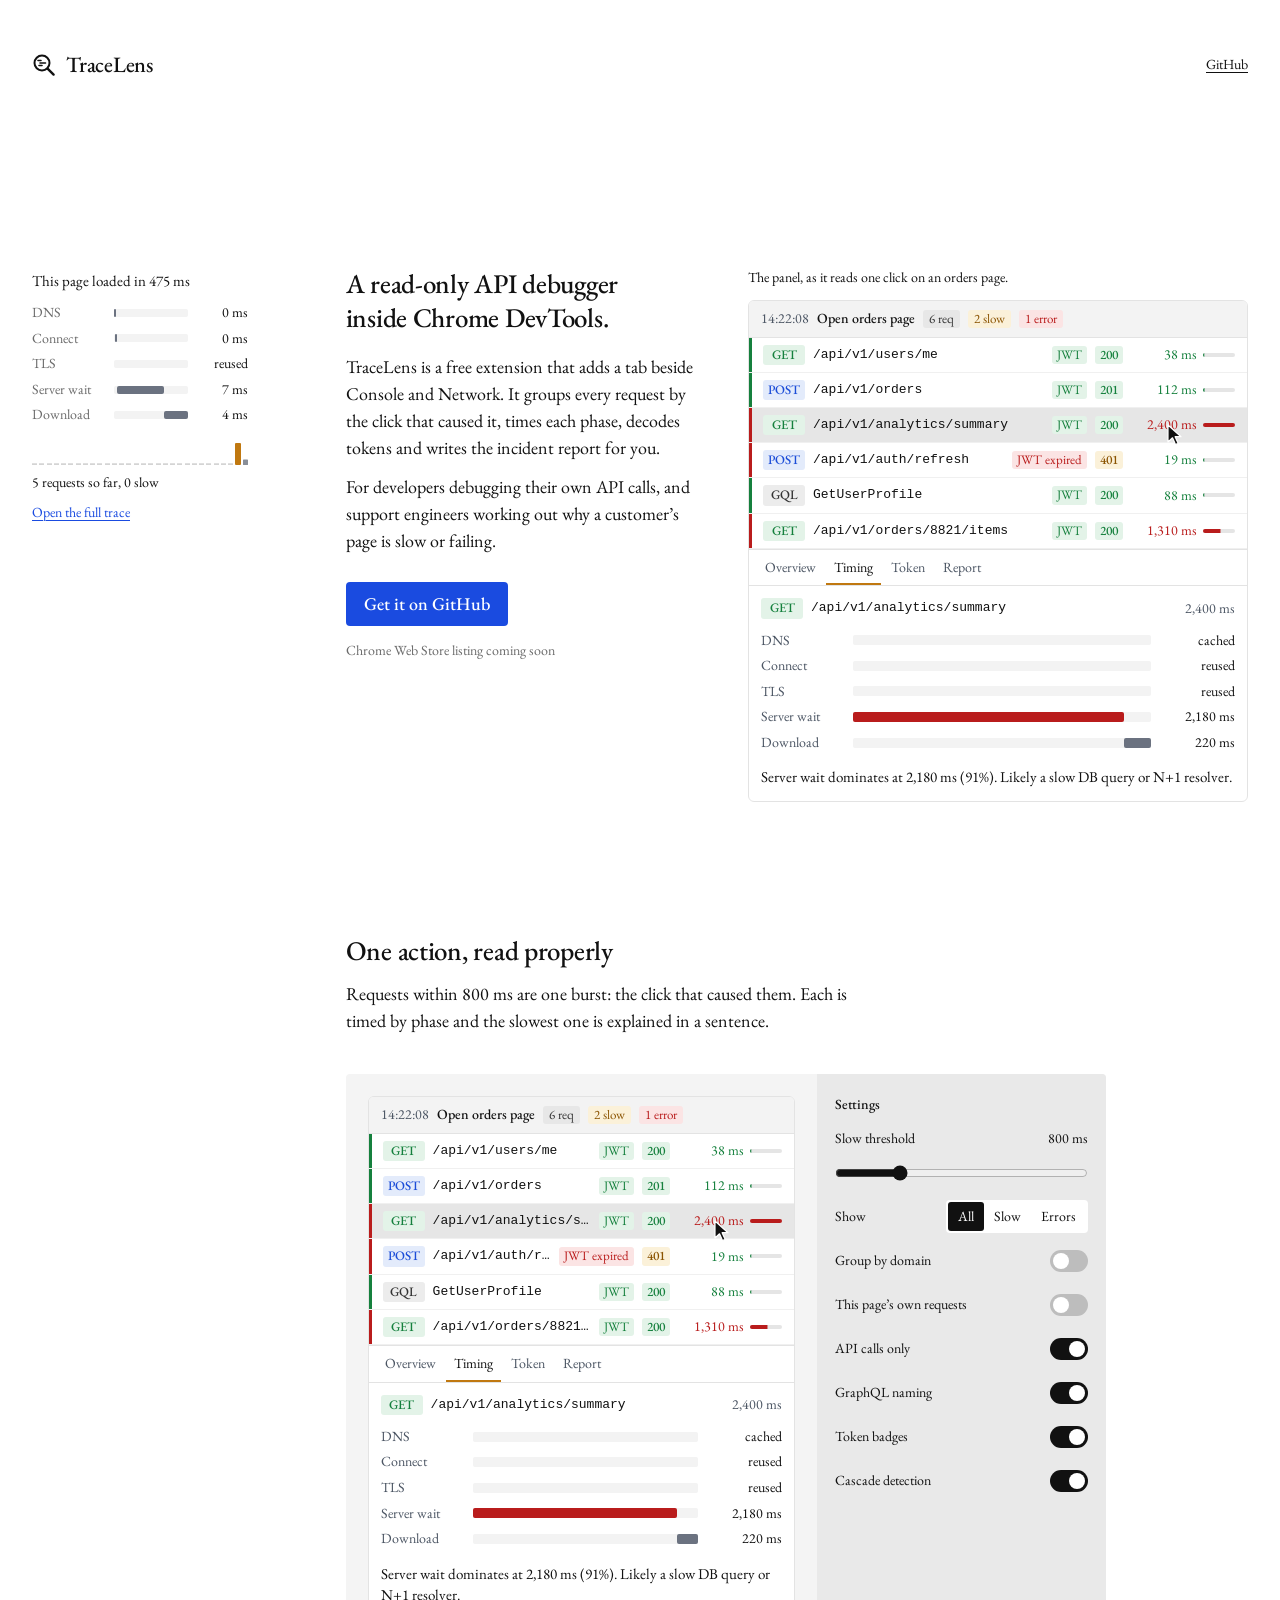
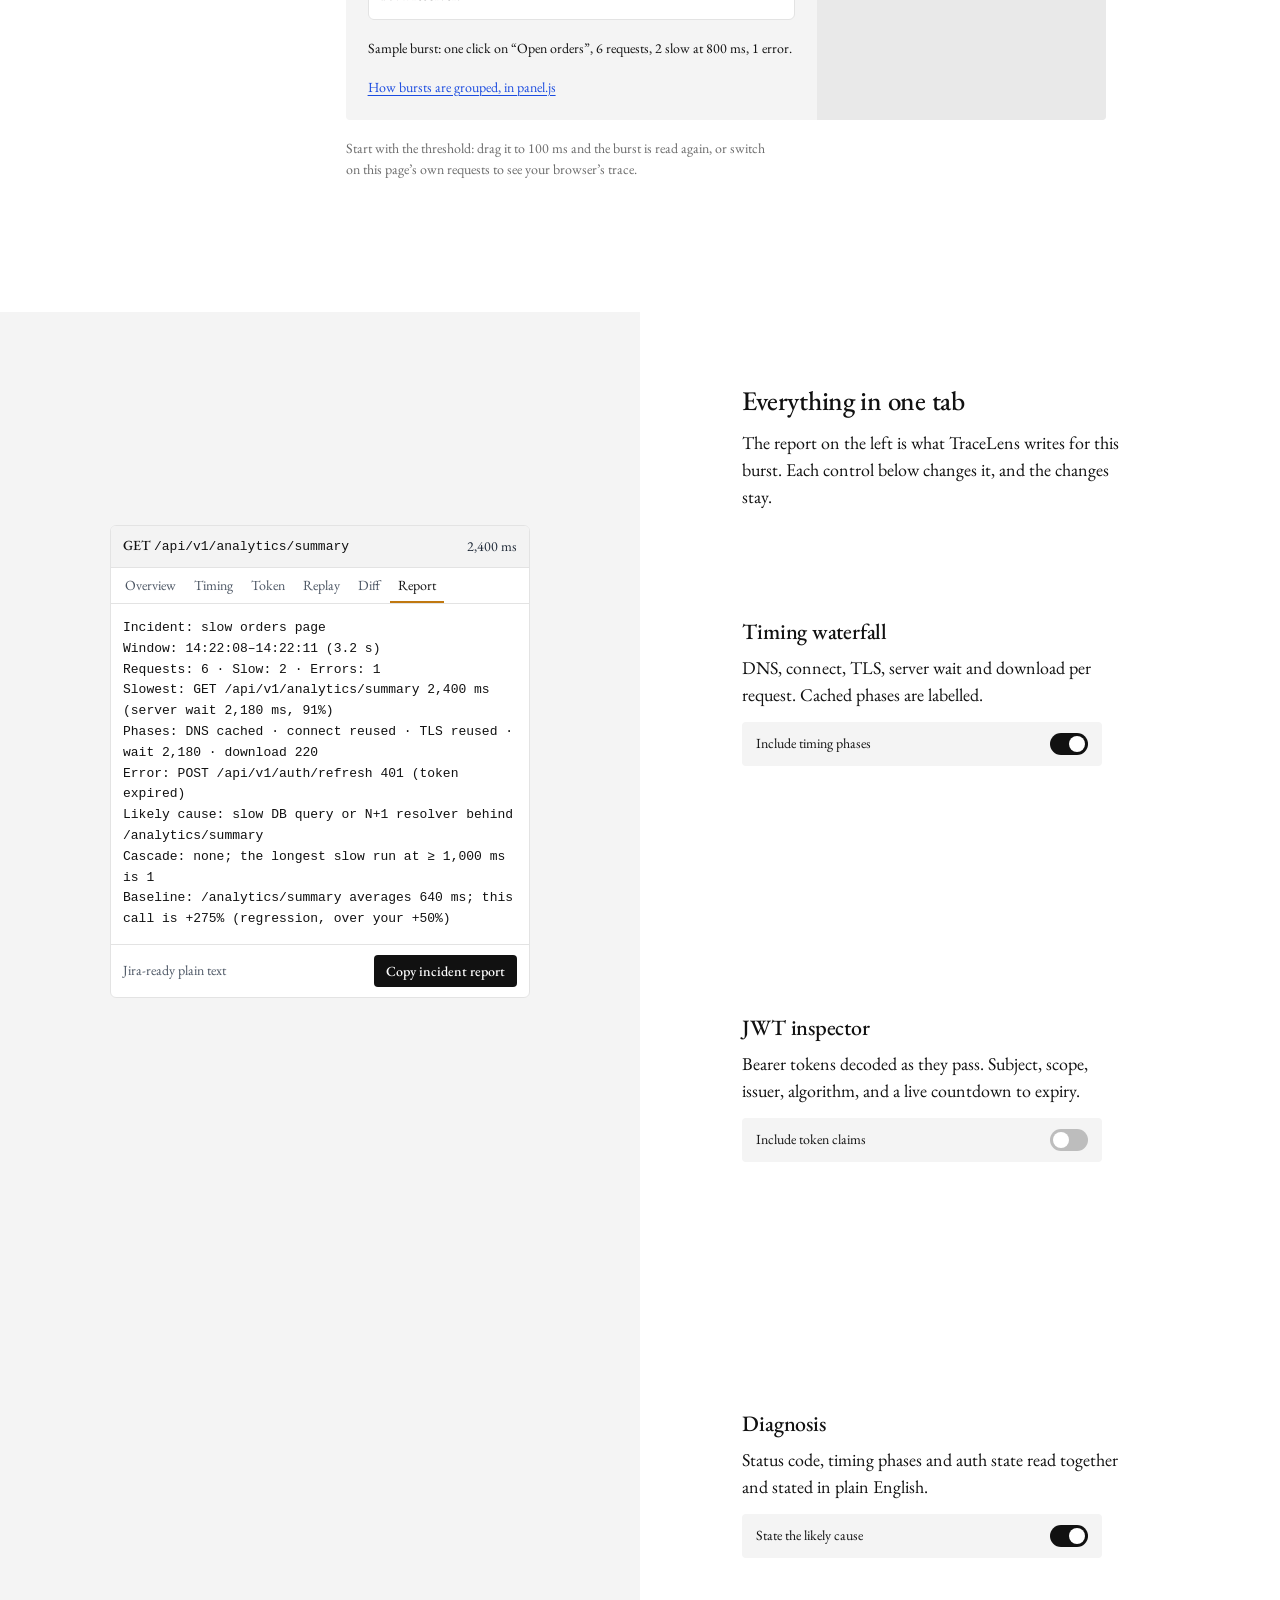
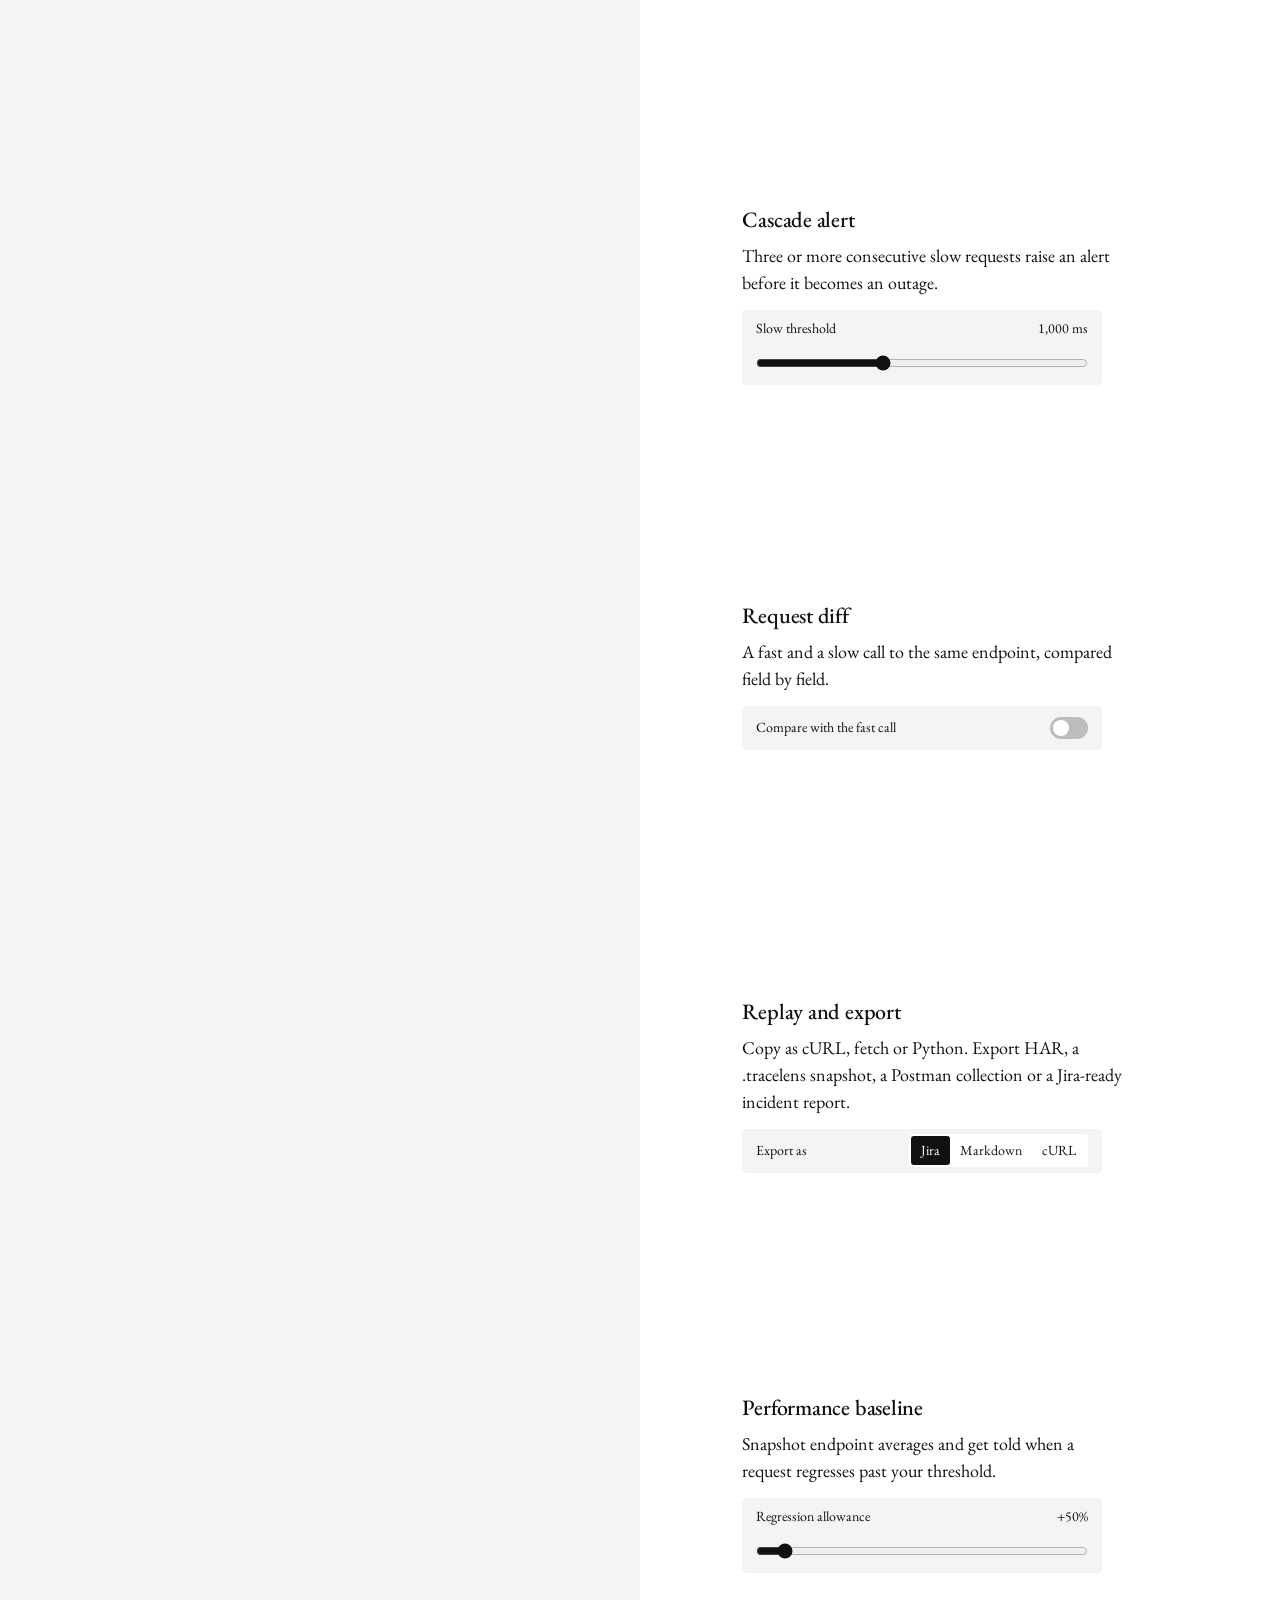
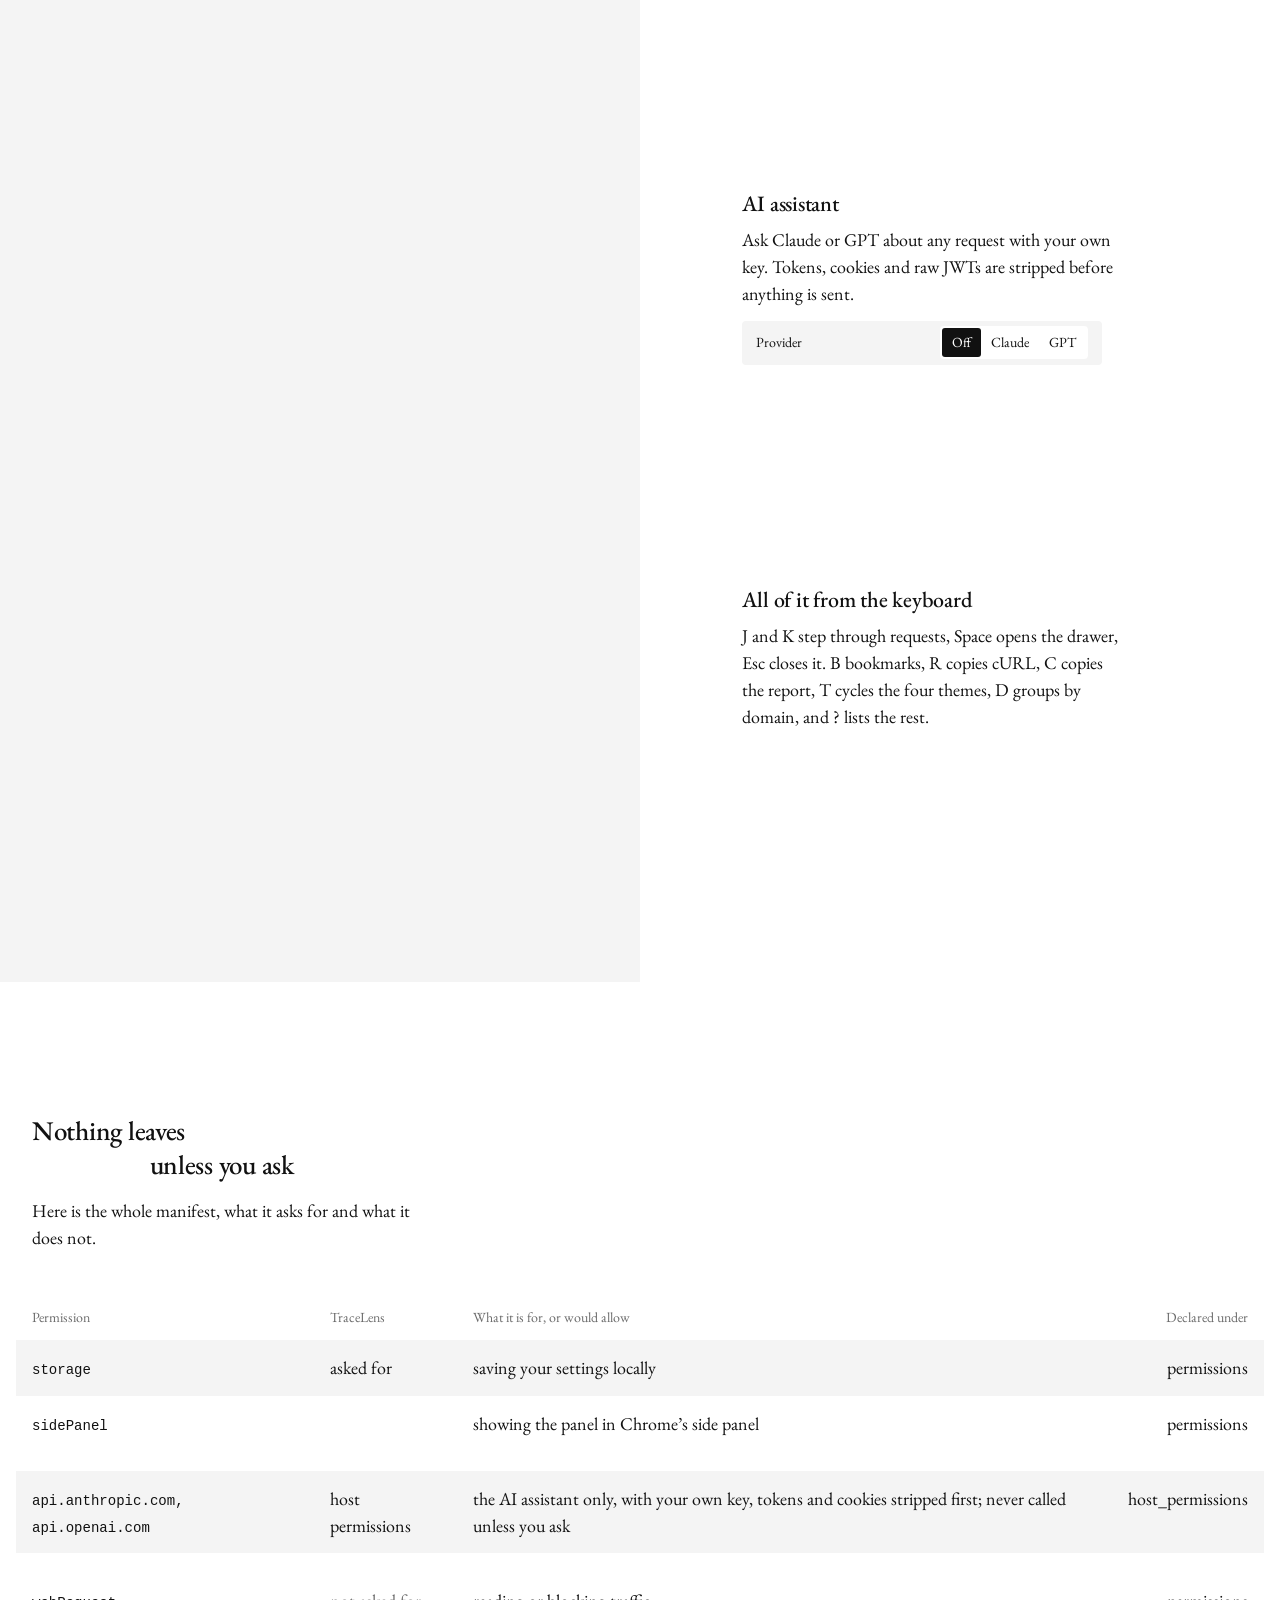
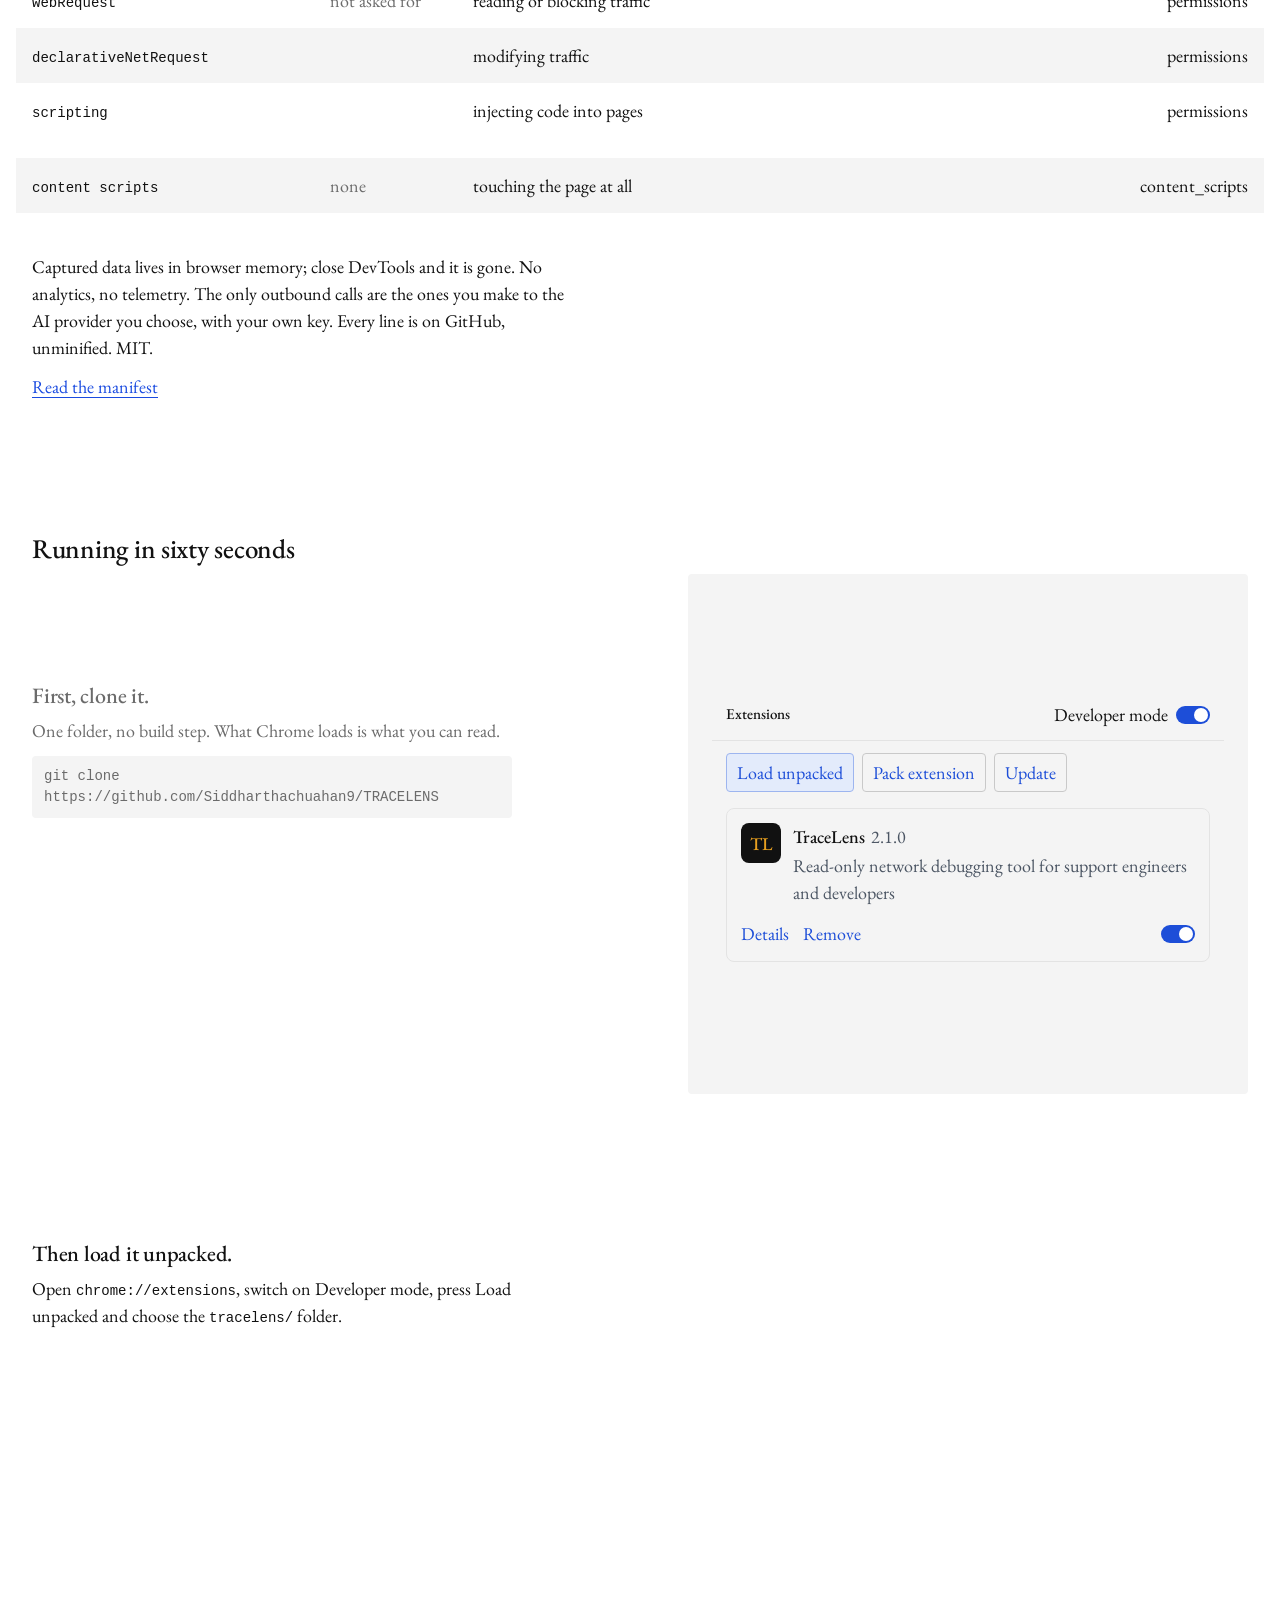
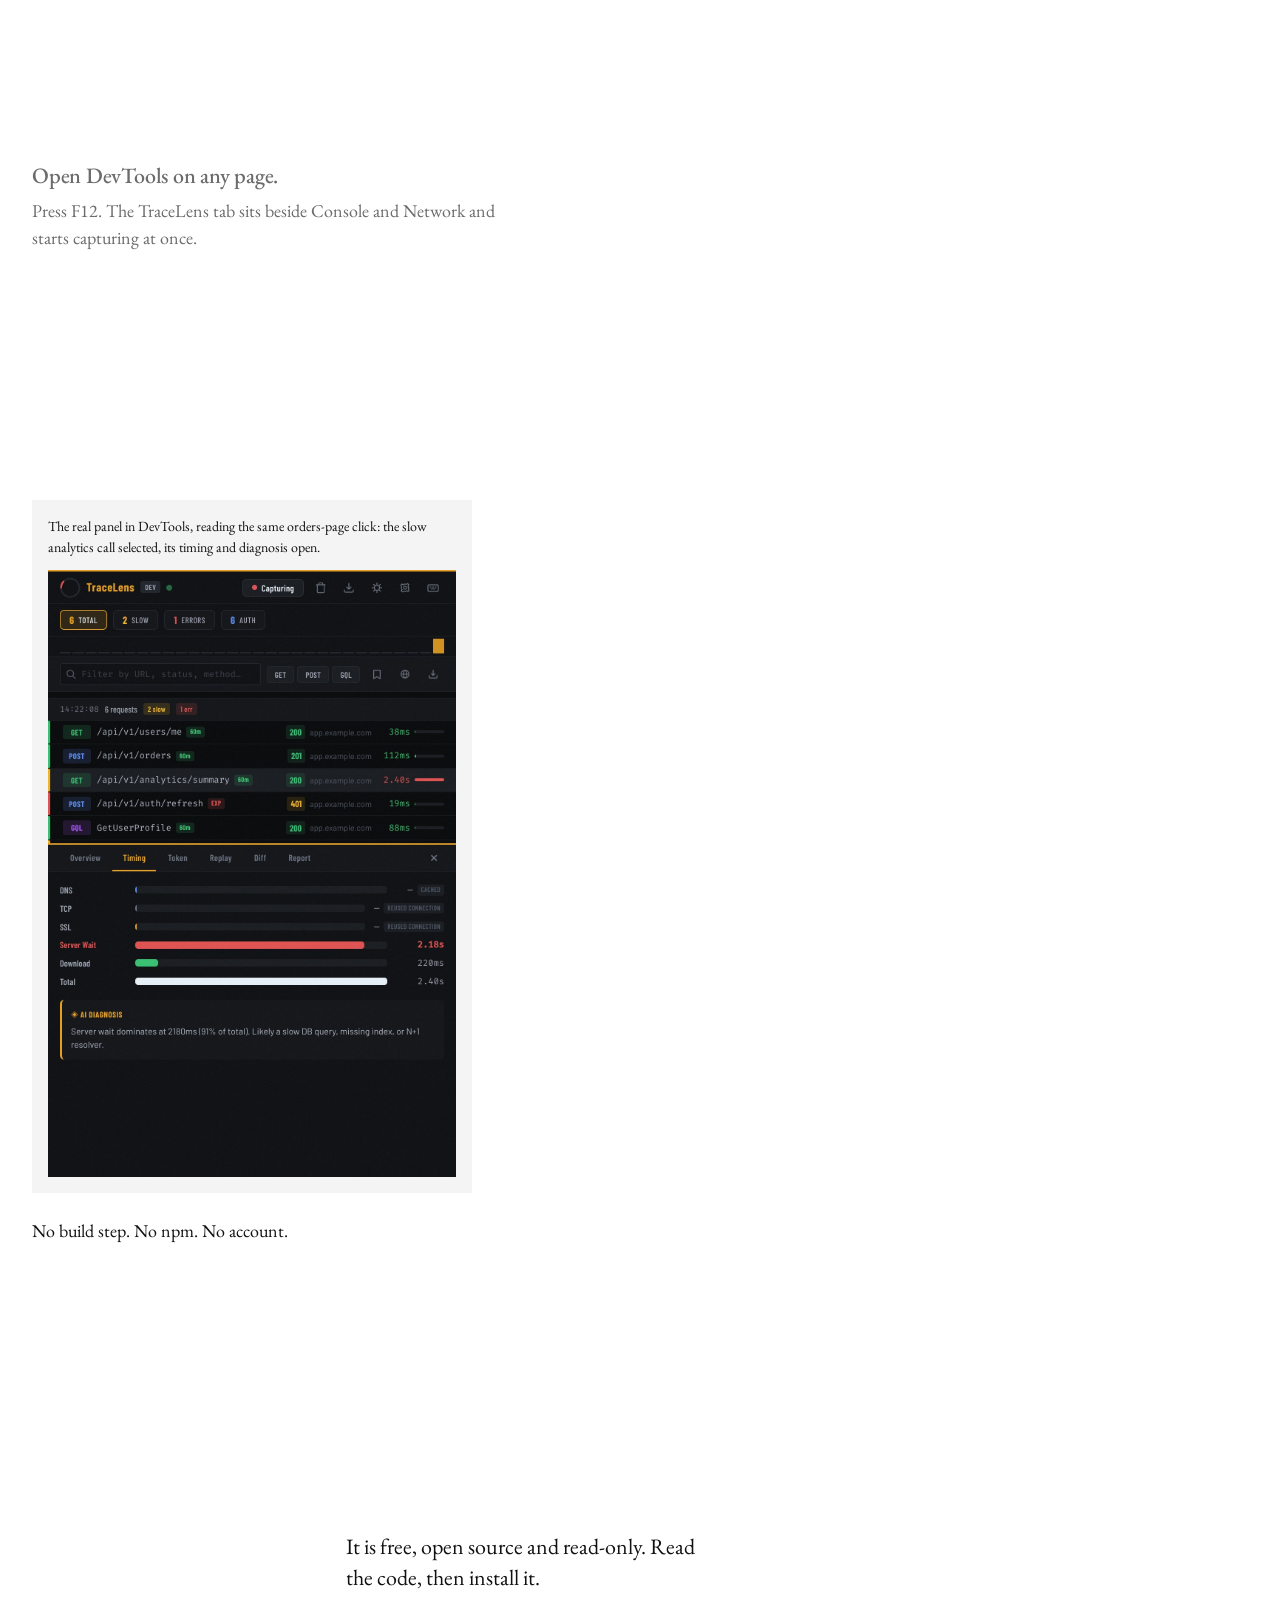
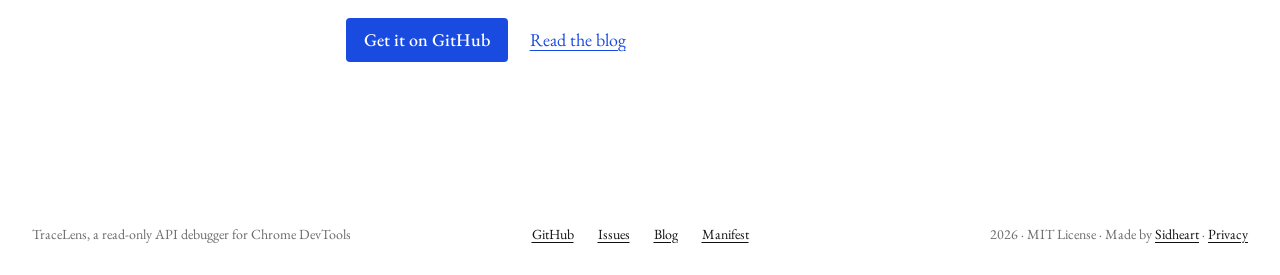
<file: docs/index.html>
<!doctype html>
<html lang="en">
<head>
  <meta charset="utf-8">
  <meta name="viewport" content="width=device-width, initial-scale=1, viewport-fit=cover">
  <title>TraceLens — read-only API debugger for Chrome DevTools</title>
  <meta name="description" content="TraceLens is a free, read-only Chrome DevTools extension. It groups every request by the click that caused it, times each phase, decodes tokens and writes the incident report for you.">
  <meta name="robots" content="index, follow">
  <meta name="google-site-verification" content="cQez6Fm4BL5PNGFFWTFqgojOe7mS8j2bYMSmt9hEYII" />
  <link rel="canonical" href="https://tracelens.site">
  <link rel="alternate" type="text/markdown" href="https://tracelens.site/index.md">
  <link rel="icon" type="image/png" sizes="16x16" href="favicon-16.png">
  <link rel="icon" type="image/png" sizes="48x48" href="favicon-48.png">
  <link rel="apple-touch-icon" sizes="128x128" href="favicon-128.png">

  <meta property="og:type" content="website">
  <meta property="og:url" content="https://tracelens.site">
  <meta property="og:title" content="TraceLens — read-only API debugger for Chrome DevTools">
  <meta property="og:description" content="TraceLens is a free, read-only Chrome DevTools extension. It groups every request by the click that caused it, times each phase, decodes tokens and writes the incident report for you.">
  <meta property="og:image" content="https://tracelens.site/assets/og.jpg">
  <meta property="og:image:width" content="1200">
  <meta property="og:image:height" content="630">
  <meta property="og:image:alt" content="The TraceLens panel in Chrome DevTools reading one burst of six requests, with the slow analytics call selected and its timing open.">
  <meta name="twitter:card" content="summary_large_image">
  <meta name="twitter:title" content="TraceLens — read-only API debugger for Chrome DevTools">
  <meta name="twitter:description" content="TraceLens is a free, read-only Chrome DevTools extension. It groups every request by the click that caused it, times each phase, decodes tokens and writes the incident report for you.">
  <meta name="twitter:image" content="https://tracelens.site/assets/og.jpg">

  <script type="application/ld+json">
  {"@context":"https://schema.org","@type":"SoftwareApplication","name":"TraceLens","applicationCategory":"DeveloperApplication","operatingSystem":"Chrome","description":"TraceLens is a free, read-only Chrome DevTools extension. It groups every request by the click that caused it, times each phase, decodes tokens and writes the incident report for you.","url":"https://tracelens.site","author":{"@type":"Person","name":"Sidheart"},"offers":{"@type":"Offer","price":"0","priceCurrency":"USD"}}
  </script>

  <link rel="preconnect" href="https://fonts.googleapis.com">
  <link rel="preconnect" href="https://fonts.gstatic.com" crossorigin>
  <link href="https://fonts.googleapis.com/css2?family=EB+Garamond:ital,wght@0,400;0,500;1,400;1,500&display=swap" rel="stylesheet">
  <link rel="stylesheet" href="home.css">
  <script src="home.js" defer></script>
</head>
<body>

<main>
<div class="gutter-host">
<aside class="gutter" id="gutter" aria-label="This page&rsquo;s own timing">
  <div class="gutter-in tl-g" data-ui data-rise style="--i:2">
    <p class="g-line">This page loaded in <span id="g-load">355</span>&nbsp;ms</p>
    <div class="wf" id="g-wf"><div class="wf-row"><span class="wf-name">DNS</span><span class="wf-track"><span class="wf-bar" style="left:0.0%;width:7.7%"></span></span><span class="wf-val">14 ms</span></div><div class="wf-row"><span class="wf-name">Connect</span><span class="wf-track"><span class="wf-bar" style="left:7.7%;width:12.2%"></span></span><span class="wf-val">22 ms</span></div><div class="wf-row"><span class="wf-name">TLS</span><span class="wf-track"><span class="wf-bar" style="left:19.9%;width:17.1%"></span></span><span class="wf-val">31 ms</span></div><div class="wf-row"><span class="wf-name">Server wait</span><span class="wf-track"><span class="wf-bar" style="left:37.0%;width:53.0%"></span></span><span class="wf-val">96 ms</span></div><div class="wf-row"><span class="wf-name">Download</span><span class="wf-track"><span class="wf-bar" style="left:90.1%;width:9.9%"></span></span><span class="wf-val">18 ms</span></div></div>
    <div class="g-heat" id="g-heat" aria-hidden="true"><span class="hb" style="transform:scaleY(0.08)"></span><span class="hb" style="transform:scaleY(0.08)"></span><span class="hb" style="transform:scaleY(0.08)"></span><span class="hb" style="transform:scaleY(0.08)"></span><span class="hb" style="transform:scaleY(0.08)"></span><span class="hb" style="transform:scaleY(0.08)"></span><span class="hb" style="transform:scaleY(0.08)"></span><span class="hb" style="transform:scaleY(0.08)"></span><span class="hb" style="transform:scaleY(0.08)"></span><span class="hb" style="transform:scaleY(0.08)"></span><span class="hb" style="transform:scaleY(0.08)"></span><span class="hb" style="transform:scaleY(0.08)"></span><span class="hb" style="transform:scaleY(0.08)"></span><span class="hb" style="transform:scaleY(0.08)"></span><span class="hb" style="transform:scaleY(0.08)"></span><span class="hb" style="transform:scaleY(0.08)"></span><span class="hb" style="transform:scaleY(0.08)"></span><span class="hb" style="transform:scaleY(0.08)"></span><span class="hb" style="transform:scaleY(0.08)"></span><span class="hb" style="transform:scaleY(0.08)"></span><span class="hb" style="transform:scaleY(0.08)"></span><span class="hb" style="transform:scaleY(0.08)"></span><span class="hb" style="transform:scaleY(0.08)"></span><span class="hb" style="transform:scaleY(0.08)"></span><span class="hb" style="transform:scaleY(0.08)"></span><span class="hb" style="transform:scaleY(0.08)"></span><span class="hb" style="transform:scaleY(0.08)"></span><span class="hb" style="transform:scaleY(0.08)"></span><span class="hb hot" style="transform:scaleY(1.00)"></span><span class="hb hot" style="transform:scaleY(0.75)"></span></div>
    <p class="g-count" id="g-count" aria-live="polite">7 requests so far, 0 slow</p>
    <a class="g-open" id="g-open" href="#trace">Open the full trace</a>
  </div>
</aside>
<header class="hero wrap" id="top">
  <div class="frame">
    <div class="topline">
      <a class="mark" href="#top" data-rise style="--i:0">
        <svg width="24" height="24" viewBox="0 0 24 24" aria-hidden="true"><circle cx="10" cy="10" r="7.5" fill="none" stroke="#111" stroke-width="2"/><path d="M15.6 15.6l6 6" stroke="#111" stroke-width="2.4" stroke-linecap="round"/><path d="M6 7.5h3M8 10h5.5M7 12.5h3" stroke="#111" stroke-width="1.6" stroke-linecap="round"/></svg>
        TraceLens
      </a>
      <a class="corner" href="https://github.com/Siddharthachuahan9/TRACELENS">GitHub</a>
    </div>
    <div class="hero-body">
    <div class="hero-col on-line">
      <h1 data-rise style="--i:1"><span>A read-only API debugger</span><span>inside Chrome DevTools.</span></h1>
      <p class="lede" data-rise style="--i:2">TraceLens is a free extension that adds a tab beside Console and Network. It groups every request by the click that caused it, times each phase, decodes tokens and writes the incident report for you.</p>
      <p class="lede2" data-rise style="--i:2">For developers debugging their own API calls, and support engineers working out why a customer&rsquo;s page is slow or failing.</p>
      <div class="actions" data-rise style="--i:3">
        <a class="btn" href="https://github.com/Siddharthachuahan9/TRACELENS">Get it on GitHub</a>
        <span class="small">Chrome Web Store listing coming soon</span>
      </div>
    </div>
    <figure class="hero-demo" data-rise style="--i:4">
      <figcaption class="small">The panel, as it reads one click on an orders page.</figcaption>
      <div class="tl" data-ui id="hero-demo">
        <div id="hero-list"><div class="burst-header"><span class="burst-time">14:22:08</span><span class="burst-label">Open orders page</span><span class="burst-chip">6 req</span><span class="burst-chip chip-slow">2 slow</span><span class="burst-chip chip-errors">1 error</span></div><button type="button" class="req-row" data-i="0" style="--n:0"><span class="req-edge edge-green"></span><span class="req-method method-get">GET</span><code class="req-path">/api/v1/users/me</code><span class="token-badge token-ok">JWT</span><span class="req-status status-2xx">200</span><span class="req-dur dur-ok">38 ms<span class="dur-bar"><span class="dur-fill dur-ok" style="transform:scaleX(0.040)"></span></span></span></button><button type="button" class="req-row" data-i="1" style="--n:1"><span class="req-edge edge-green"></span><span class="req-method method-post">POST</span><code class="req-path">/api/v1/orders</code><span class="token-badge token-ok">JWT</span><span class="req-status status-2xx">201</span><span class="req-dur dur-ok">112 ms<span class="dur-bar"><span class="dur-fill dur-ok" style="transform:scaleX(0.047)"></span></span></span></button><button type="button" class="req-row selected" data-i="2" style="--n:2"><span class="req-edge edge-red"></span><span class="req-method method-get">GET</span><code class="req-path">/api/v1/analytics/summary</code><span class="token-badge token-ok">JWT</span><span class="req-status status-2xx">200</span><span class="req-dur dur-slow">2,400 ms<span class="dur-bar"><span class="dur-fill dur-slow" style="transform:scaleX(1.000)"></span></span></span><svg class="pointer" width="16" height="22" viewBox="0 0 16 22" aria-hidden="true"><path d="M1 1v17l4.5-4.2 3 6.7 2.6-1.2-3-6.6H14z" fill="#111" stroke="#fff" stroke-width="1.2" stroke-linejoin="round"/></svg></button><button type="button" class="req-row" data-i="3" style="--n:3"><span class="req-edge edge-red"></span><span class="req-method method-post">POST</span><code class="req-path">/api/v1/auth/refresh</code><span class="token-badge token-expired">JWT expired</span><span class="req-status status-4xx">401</span><span class="req-dur dur-ok">19 ms<span class="dur-bar"><span class="dur-fill dur-ok" style="transform:scaleX(0.040)"></span></span></span></button><button type="button" class="req-row" data-i="4" style="--n:4"><span class="req-edge edge-green"></span><span class="req-method method-gql">GQL</span><code class="req-path">GetUserProfile</code><span class="token-badge token-ok">JWT</span><span class="req-status status-2xx">200</span><span class="req-dur dur-ok">88 ms<span class="dur-bar"><span class="dur-fill dur-ok" style="transform:scaleX(0.040)"></span></span></span></button><button type="button" class="req-row" data-i="5" style="--n:5"><span class="req-edge edge-red"></span><span class="req-method method-get">GET</span><code class="req-path">/api/v1/orders/8821/items</code><span class="token-badge token-ok">JWT</span><span class="req-status status-2xx">200</span><span class="req-dur dur-slow">1,310 ms<span class="dur-bar"><span class="dur-fill dur-slow" style="transform:scaleX(0.546)"></span></span></span></button></div>
        <div class="drawer" id="hero-drawer"><div class="drawer-tabs"><span class="drawer-tab">Overview</span><span class="drawer-tab active">Timing</span><span class="drawer-tab">Token</span><span class="drawer-tab">Report</span></div><div class="drawer-path"><span class="req-method method-get">GET</span><code>/api/v1/analytics/summary</code><span class="drawer-total">2,400 ms</span></div><div class="wf"><div class="wf-row"><span class="wf-name">DNS</span><span class="wf-track"></span><span class="wf-val">cached</span></div><div class="wf-row"><span class="wf-name">Connect</span><span class="wf-track"></span><span class="wf-val">reused</span></div><div class="wf-row"><span class="wf-name">TLS</span><span class="wf-track"></span><span class="wf-val">reused</span></div><div class="wf-row"><span class="wf-name">Server wait</span><span class="wf-track"><span class="wf-bar hot" style="left:0.00%;width:90.83%"></span></span><span class="wf-val">2,180 ms</span></div><div class="wf-row"><span class="wf-name">Download</span><span class="wf-track"><span class="wf-bar" style="left:90.83%;width:9.17%"></span></span><span class="wf-val">220 ms</span></div></div><p class="finding">Server wait dominates at 2,180 ms (91%). Likely a slow DB query or N+1 resolver.</p></div>
      </div>
    </figure>
    </div>
  </div>
</header>

  <!-- showcase: one action, read properly (claim 2, the live thing) -->
  <section class="section wrap" id="trace" aria-labelledby="h-trace">
    <div class="frame">
      <div class="sec-head on-line">
        <h2 id="h-trace" data-rise>One action, read properly</h2>
        <p data-rise style="--i:1">Requests within 800 ms are one burst: the click that caused them. Each is timed by phase and the slowest one is explained in a sentence.</p>
      </div>
      <div class="instrument on-line" data-rise style="--i:2">
        <div class="demo-area">
          <div class="tl" data-ui id="demo">
            <div id="demo-list" aria-live="polite"><div class="burst-header"><span class="burst-time">14:22:08</span><span class="burst-label">Open orders page</span><span class="burst-chip">6 req</span><span class="burst-chip chip-slow">2 slow</span><span class="burst-chip chip-errors">1 error</span></div><button type="button" class="req-row" data-i="0" style="--n:0"><span class="req-edge edge-green"></span><span class="req-method method-get">GET</span><code class="req-path">/api/v1/users/me</code><span class="token-badge token-ok">JWT</span><span class="req-status status-2xx">200</span><span class="req-dur dur-ok">38 ms<span class="dur-bar"><span class="dur-fill dur-ok" style="transform:scaleX(0.040)"></span></span></span></button><button type="button" class="req-row" data-i="1" style="--n:1"><span class="req-edge edge-green"></span><span class="req-method method-post">POST</span><code class="req-path">/api/v1/orders</code><span class="token-badge token-ok">JWT</span><span class="req-status status-2xx">201</span><span class="req-dur dur-ok">112 ms<span class="dur-bar"><span class="dur-fill dur-ok" style="transform:scaleX(0.047)"></span></span></span></button><button type="button" class="req-row selected" data-i="2" style="--n:2"><span class="req-edge edge-red"></span><span class="req-method method-get">GET</span><code class="req-path">/api/v1/analytics/summary</code><span class="token-badge token-ok">JWT</span><span class="req-status status-2xx">200</span><span class="req-dur dur-slow">2,400 ms<span class="dur-bar"><span class="dur-fill dur-slow" style="transform:scaleX(1.000)"></span></span></span><svg class="pointer" width="16" height="22" viewBox="0 0 16 22" aria-hidden="true"><path d="M1 1v17l4.5-4.2 3 6.7 2.6-1.2-3-6.6H14z" fill="#111" stroke="#fff" stroke-width="1.2" stroke-linejoin="round"/></svg></button><button type="button" class="req-row" data-i="3" style="--n:3"><span class="req-edge edge-red"></span><span class="req-method method-post">POST</span><code class="req-path">/api/v1/auth/refresh</code><span class="token-badge token-expired">JWT expired</span><span class="req-status status-4xx">401</span><span class="req-dur dur-ok">19 ms<span class="dur-bar"><span class="dur-fill dur-ok" style="transform:scaleX(0.040)"></span></span></span></button><button type="button" class="req-row" data-i="4" style="--n:4"><span class="req-edge edge-green"></span><span class="req-method method-gql">GQL</span><code class="req-path">GetUserProfile</code><span class="token-badge token-ok">JWT</span><span class="req-status status-2xx">200</span><span class="req-dur dur-ok">88 ms<span class="dur-bar"><span class="dur-fill dur-ok" style="transform:scaleX(0.040)"></span></span></span></button><button type="button" class="req-row" data-i="5" style="--n:5"><span class="req-edge edge-red"></span><span class="req-method method-get">GET</span><code class="req-path">/api/v1/orders/8821/items</code><span class="token-badge token-ok">JWT</span><span class="req-status status-2xx">200</span><span class="req-dur dur-slow">1,310 ms<span class="dur-bar"><span class="dur-fill dur-slow" style="transform:scaleX(0.546)"></span></span></span></button></div>
            <div class="drawer" id="demo-drawer"><div class="drawer-tabs"><span class="drawer-tab">Overview</span><span class="drawer-tab active">Timing</span><span class="drawer-tab">Token</span><span class="drawer-tab">Report</span></div><div class="drawer-path"><span class="req-method method-get">GET</span><code>/api/v1/analytics/summary</code><span class="drawer-total">2,400 ms</span></div><div class="wf"><div class="wf-row"><span class="wf-name">DNS</span><span class="wf-track"></span><span class="wf-val">cached</span></div><div class="wf-row"><span class="wf-name">Connect</span><span class="wf-track"></span><span class="wf-val">reused</span></div><div class="wf-row"><span class="wf-name">TLS</span><span class="wf-track"></span><span class="wf-val">reused</span></div><div class="wf-row"><span class="wf-name">Server wait</span><span class="wf-track"><span class="wf-bar hot" style="left:0.00%;width:90.83%"></span></span><span class="wf-val">2,180 ms</span></div><div class="wf-row"><span class="wf-name">Download</span><span class="wf-track"><span class="wf-bar" style="left:90.83%;width:9.17%"></span></span><span class="wf-val">220 ms</span></div></div><p class="finding">Server wait dominates at 2,180 ms (91%). Likely a slow DB query or N+1 resolver.</p></div>
          </div>
          <p class="demo-caption" id="demo-caption">Sample burst: one click on “Open orders”, 6 requests, 2 slow at 800 ms, 1 error.</p>
          <a class="panel-link" href="https://github.com/Siddharthachuahan9/TRACELENS/blob/main/tracelens/panel.js">How bursts are grouped, in panel.js</a>
        </div>
        <div class="controls" id="controls" aria-label="Panel settings">
          <h3>Settings</h3>
          <div class="ctl range">
            <label for="c-thr">Slow threshold</label><output id="c-thr-v" for="c-thr">800 ms</output>
            <input type="range" id="c-thr" min="100" max="3000" step="100" value="800">
          </div>
          <div class="ctl" role="radiogroup" aria-label="Show">
            <span class="name">Show</span>
            <span class="seg">
              <input type="radio" name="c-show" id="c-show-a" value="all" checked><label for="c-show-a">All</label>
              <input type="radio" name="c-show" id="c-show-s" value="slow"><label for="c-show-s">Slow</label>
              <input type="radio" name="c-show" id="c-show-e" value="errors"><label for="c-show-e">Errors</label>
            </span>
          </div>
          <div class="ctl"><label for="c-domain">Group by domain</label><input class="tog" type="checkbox" id="c-domain"></div>
          <div class="ctl"><label for="c-own">This page&rsquo;s own requests</label><input class="tog" type="checkbox" id="c-own"></div>
          <div class="ctl extra"><label for="c-api">API calls only</label><input class="tog" type="checkbox" id="c-api" checked></div>
          <div class="ctl extra"><label for="c-gql">GraphQL naming</label><input class="tog" type="checkbox" id="c-gql" checked></div>
          <div class="ctl extra"><label for="c-tok">Token badges</label><input class="tog" type="checkbox" id="c-tok" checked></div>
          <div class="ctl extra"><label for="c-cascade">Cascade detection</label><input class="tog" type="checkbox" id="c-cascade" checked></div>
          <button type="button" class="ctl-more" id="c-more" aria-expanded="false">Show all eight controls</button>
        </div>
      </div>
      <p class="start small on-line" data-rise style="--i:3">Start with the threshold: drag it to 100 ms and the burst is read again, or switch on this page&rsquo;s own requests to see your browser&rsquo;s trace.</p>
    </div>
  </section>
</div>

  <!-- features: fixed output, live controls (claim 3) -->
  <section class="features" id="features" aria-labelledby="h-features">
    <div class="f-grid">
      <div class="f-field">
        <div class="f-sticky">
          <div class="tl report" data-ui>
            <div class="rep-head"><b>GET <code>/api/v1/analytics/summary</code></b><span>2,400 ms</span></div>
            <div class="rep-tabs"><span class="drawer-tab">Overview</span><span class="drawer-tab">Timing</span><span class="drawer-tab">Token</span><span class="drawer-tab">Replay</span><span class="drawer-tab">Diff</span><span class="drawer-tab active">Report</span></div>
            <pre id="report-text" aria-live="polite">Incident: slow orders page
Window: 14:22:08–14:22:11 (3.2 s)
Requests: 6 · Slow: 2 · Errors: 1
Slowest: GET /api/v1/analytics/summary 2,400 ms (server wait 2,180 ms, 91%)
Phases: DNS cached · connect reused · TLS reused · wait 2,180 · download 220
Error: POST /api/v1/auth/refresh 401 (token expired)
Likely cause: slow DB query or N+1 resolver behind /analytics/summary
Cascade: none; the longest slow run at ≥ 1,000 ms is 1
Baseline: /analytics/summary averages 640 ms; this call is +275% (regression, over your +50%)</pre>
            <div class="rep-foot"><span>Jira-ready plain text</span><button type="button" class="ui-btn" id="copy-report">Copy incident report</button></div>
          </div>
        </div>
      </div>
      <div class="f-read">
        <div class="f-read-in">
          <div class="f-head">
            <h2 id="h-features" data-rise>Everything in one tab</h2>
            <p data-rise style="--i:1">The report on the left is what TraceLens writes for this burst. Each control below changes it, and the changes stay.</p>
          </div>
          <div class="fblock" data-rise>
            <h3>Timing waterfall</h3>
            <p>DNS, connect, TLS, server wait and download per request. Cached phases are labelled.</p>
            <div class="ctl"><label for="f-phases">Include timing phases</label><input class="tog" type="checkbox" id="f-phases" checked></div>
          </div>
          <div class="fblock" data-rise>
            <h3>JWT inspector</h3>
            <p>Bearer tokens decoded as they pass. Subject, scope, issuer, algorithm, and a live countdown to expiry.</p>
            <div class="ctl"><label for="f-claims">Include token claims</label><input class="tog" type="checkbox" id="f-claims"></div>
          </div>
          <div class="fblock" data-rise>
            <h3>Diagnosis</h3>
            <p>Status code, timing phases and auth state read together and stated in plain English.</p>
            <div class="ctl"><label for="f-cause">State the likely cause</label><input class="tog" type="checkbox" id="f-cause" checked></div>
          </div>
          <div class="fblock" data-rise>
            <h3>Cascade alert</h3>
            <p>Three or more consecutive slow requests raise an alert before it becomes an outage.</p>
            <div class="ctl range"><label for="f-thr">Slow threshold</label><output id="f-thr-v" for="f-thr">1,000 ms</output><input type="range" id="f-thr" min="100" max="2500" step="100" value="1000"></div>
          </div>
          <div class="fblock" data-rise>
            <h3>Request diff</h3>
            <p>A fast and a slow call to the same endpoint, compared field by field.</p>
            <div class="ctl"><label for="f-diff">Compare with the fast call</label><input class="tog" type="checkbox" id="f-diff"></div>
          </div>
          <div class="fblock" data-rise>
            <h3>Replay and export</h3>
            <p>Copy as cURL, fetch or Python. Export HAR, a .tracelens snapshot, a Postman collection or a Jira-ready incident report.</p>
            <div class="ctl" role="radiogroup" aria-label="Export as"><span class="name">Export as</span>
              <span class="seg">
                <input type="radio" name="f-fmt" id="f-fmt-j" value="jira" checked><label for="f-fmt-j">Jira</label>
                <input type="radio" name="f-fmt" id="f-fmt-m" value="md"><label for="f-fmt-m">Markdown</label>
                <input type="radio" name="f-fmt" id="f-fmt-c" value="curl"><label for="f-fmt-c">cURL</label>
              </span>
            </div>
          </div>
          <div class="fblock" data-rise>
            <h3>Performance baseline</h3>
            <p>Snapshot endpoint averages and get told when a request regresses past your threshold.</p>
            <div class="ctl range"><label for="f-base">Regression allowance</label><output id="f-base-v" for="f-base">+50%</output><input type="range" id="f-base" min="25" max="400" step="25" value="50"></div>
          </div>
          <div class="fblock" data-rise>
            <h3>AI assistant</h3>
            <p>Ask Claude or GPT about any request with your own key. Tokens, cookies and raw JWTs are stripped before anything is sent.</p>
            <div class="ctl" role="radiogroup" aria-label="Provider"><span class="name">Provider</span>
              <span class="seg">
                <input type="radio" name="f-ai" id="f-ai-o" value="off" checked><label for="f-ai-o">Off</label>
                <input type="radio" name="f-ai" id="f-ai-c" value="claude"><label for="f-ai-c">Claude</label>
                <input type="radio" name="f-ai" id="f-ai-g" value="gpt"><label for="f-ai-g">GPT</label>
              </span>
            </div>
          </div>
          <div class="keys" data-rise>
            <h3>All of it from the keyboard</h3>
            <p>J and K step through requests, Space opens the drawer, Esc closes it. B bookmarks, R copies cURL, C copies the report, T cycles the four themes, D groups by domain, and ? lists the rest.</p>
          </div>
        </div>
      </div>
    </div>
  </section>

  <!-- proof: the manifest as a table (claim 4) -->
  <section class="section wrap" id="privacy" aria-labelledby="h-privacy">
    <div class="frame">
      <div>
        <h2 class="proof-h" id="h-privacy" data-rise><span>Nothing leaves</span><span>unless you ask</span></h2>
        <p class="proof-sent" data-rise style="--i:1">Here is the whole manifest, what it asks for and what it does not.</p>
        <table class="perm" data-rise style="--i:2">
          <thead><tr><th scope="col">Permission</th><th scope="col">TraceLens</th><th scope="col">What it is for, or would allow</th><th scope="col">Declared under</th></tr></thead>
          <tbody>
            <tr class="tone"><td><code>storage</code></td><td class="grp">asked for</td><td class="allow">saving your settings locally</td><td class="key">permissions</td></tr>
            <tr><td><code>sidePanel</code></td><td class="grp"></td><td class="allow">showing the panel in Chrome&rsquo;s side panel</td><td class="key">permissions</td></tr>
            <tr class="gap" aria-hidden="true"><td colspan="4"></td></tr>
            <tr class="tone"><td><code>api.anthropic.com, api.openai.com</code></td><td class="grp">host permissions</td><td class="allow">the AI assistant only, with your own key, tokens and cookies stripped first; never called unless you ask</td><td class="key">host_permissions</td></tr>
            <tr class="gap" aria-hidden="true"><td colspan="4"></td></tr>
            <tr><td><code>webRequest</code></td><td class="grp no">not asked for</td><td class="allow">reading or blocking traffic</td><td class="key">permissions</td></tr>
            <tr class="tone"><td><code>declarativeNetRequest</code></td><td class="grp no"></td><td class="allow">modifying traffic</td><td class="key">permissions</td></tr>
            <tr><td><code>scripting</code></td><td class="grp no"></td><td class="allow">injecting code into pages</td><td class="key">permissions</td></tr>
            <tr class="gap" aria-hidden="true"><td colspan="4"></td></tr>
            <tr class="tone"><td><code>content scripts</code></td><td class="grp no">none</td><td class="allow">touching the page at all</td><td class="key">content_scripts</td></tr>
          </tbody>
        </table>
        <p class="closing" data-rise>Captured data lives in browser memory; close DevTools and it is gone. No analytics, no telemetry. The only outbound calls are the ones you make to the AI provider you choose, with your own key. Every line is on GitHub, unminified. MIT.<br><a href="https://github.com/Siddharthachuahan9/TRACELENS/blob/main/tracelens/manifest.json">Read the manifest</a></p>
      </div>
    </div>
  </section>

  <!-- how it works: sixty seconds (claim 5) -->
  <section class="section wrap" id="install" aria-labelledby="h-install">
    <div class="frame">
      <h2 id="h-install" class="how-h" data-rise>Running in sixty seconds</h2>
      <div class="how-grid" id="how-it-works">
        <div class="steps">
          <div class="step active" data-step="1">
            <h3>First, clone it.</h3>
            <p>One folder, no build step. What Chrome loads is what you can read.</p>
            <pre><code>git clone https://github.com/Siddharthachuahan9/TRACELENS</code></pre>
          </div>
          <div class="step" data-step="2">
            <h3>Then load it unpacked.</h3>
            <p>Open <code>chrome://extensions</code>, switch on Developer mode, press Load unpacked and choose the <code>tracelens/</code> folder.</p>
          </div>
          <div class="step" data-step="3">
            <h3>Open DevTools on any page.</h3>
            <p>Press F12. The TraceLens tab sits beside Console and Network and starts capturing at once.</p>
          </div>
        </div>
        <div class="stage-wrap">
          <div class="stage" id="stage" data-state="1" data-ui>
            <div class="state s1">
              <pre class="term"><span class="pr">~/code $</span> git clone https://github.com/Siddharthachuahan9/TRACELENS
<span class="dim">Cloning into 'TRACELENS'...
Resolving deltas: 100%, done.</span>
<span class="pr">~/code $</span> ls TRACELENS/tracelens
background.js    devtools.html    devtools.js
generate-icons.js  icons/         manifest.json
panel.css        panel.html       panel.js
sidepanel.html   sidepanel.js</pre>
            </div>
            <div class="state s2">
              <div class="tl">
                <div class="ext-top"><b>Extensions</b><span class="ext-dev">Developer mode <span class="tog-ui"></span></span></div>
                <div class="ext-btns"><span class="ext-btn on">Load unpacked</span><span class="ext-btn">Pack extension</span><span class="ext-btn">Update</span></div>
                <div class="ext-card">
                  <div class="ext-id"><span class="ext-icon">TL</span><div><div class="ext-name">TraceLens<span>2.1.0</span></div><div class="ext-desc">Read-only network debugging tool for support engineers and developers</div></div></div>
                  <div class="ext-foot"><span>Details</span><span>Remove</span><span class="tog-ui" title="Enabled"></span></div>
                </div>
              </div>
            </div>
            <div class="state s3">
              <div class="tl">
                <div class="dt-tabs"><span class="dt-tab">Elements</span><span class="dt-tab">Console</span><span class="dt-tab">Network</span><span class="dt-tab active">TraceLens</span></div>
                <div class="p-head"><b>TraceLens</b><span class="health">Health 71</span><span class="cap"><i></i>Capturing</span></div>
                <div class="chips"><span class="chip"><b>47</b>total</span><span class="chip slow"><b>4</b>slow</span><span class="chip err"><b>2</b>errors</span><span class="chip auth"><b>11</b>auth</span></div>
                <div class="burst-header"><span class="burst-time">14:22:08</span><span class="burst-label">Open orders page</span><span class="burst-chip chip-slow">2 slow</span><span class="burst-chip chip-errors">1 error</span></div>
                <div class="req-row"><span class="req-edge edge-green"></span><span class="req-method method-get">GET</span><span class="req-path">/api/v1/users/me</span><span class="req-dur dur-ok">38 ms</span></div>
                <div class="req-row"><span class="req-edge edge-green"></span><span class="req-method method-post">POST</span><span class="req-path">/api/v1/orders</span><span class="req-dur dur-ok">112 ms</span></div>
                <div class="req-row selected"><span class="req-edge edge-red"></span><span class="req-method method-get">GET</span><span class="req-path">/api/v1/analytics/summary</span><span class="req-dur dur-slow">2,400 ms</span></div>
                <div class="req-row"><span class="req-edge edge-red"></span><span class="req-method method-post">POST</span><span class="req-path">/api/v1/auth/refresh</span><span class="req-status status-4xx">401</span></div>
              </div>
            </div>
          </div>
        </div>
      </div>
      <figure class="peek" data-rise>
        <figcaption class="small">The real panel in DevTools, reading the same orders-page click: the slow analytics call selected, its timing and diagnosis open.</figcaption>
        <div class="peek-frame"><img src="assets/panel.jpg" width="1104" height="1644" loading="lazy" alt="The TraceLens panel in Chrome DevTools: six requests in one burst at 14:22:08, two slow and one error, with GET /api/v1/analytics/summary selected at 2.40 s, the Timing tab showing server wait 2.18 s of 2.40 s, and the diagnosis that server wait dominates at 91 percent, likely a slow database query or N+1 resolver."></div>
      </figure>
      <p class="how-foot">No build step. No npm. No account.</p>
    </div>
  </section>

  <!-- cta: a plain sentence, one action (claim 6) -->
  <section class="cta wrap" aria-labelledby="h-cta">
    <div class="frame">
      <div class="on-line">
        <h2 id="h-cta" class="cta-line" style="font-size:var(--s-lead);font-weight:400;letter-spacing:0;line-height:1.4;max-width:34ch" data-rise>It is free, open source and read-only. Read the code, then install it.</h2>
        <div class="actions" data-rise style="--i:1">
          <a class="btn" href="https://github.com/Siddharthachuahan9/TRACELENS">Get it on GitHub</a>
          <a href="/blog/">Read the blog</a>
        </div>
      </div>
    </div>
  </section>
</main>

<footer class="wrap">
  <div class="frame foot">
    <span>TraceLens, a read-only API debugger for Chrome DevTools</span>
    <nav aria-label="Footer"><a href="https://github.com/Siddharthachuahan9/TRACELENS">GitHub</a><a href="https://github.com/Siddharthachuahan9/TRACELENS/issues">Issues</a><a href="/blog/">Blog</a><a href="https://github.com/Siddharthachuahan9/TRACELENS/blob/main/tracelens/manifest.json">Manifest</a></nav>
    <span class="r">2026 · MIT License · Made by <a href="https://sidstack.in" target="_blank" rel="noopener">Sidheart</a> · <a href="#privacy">Privacy</a></span>
  </div>
</footer>
</body>
</html>
</file>
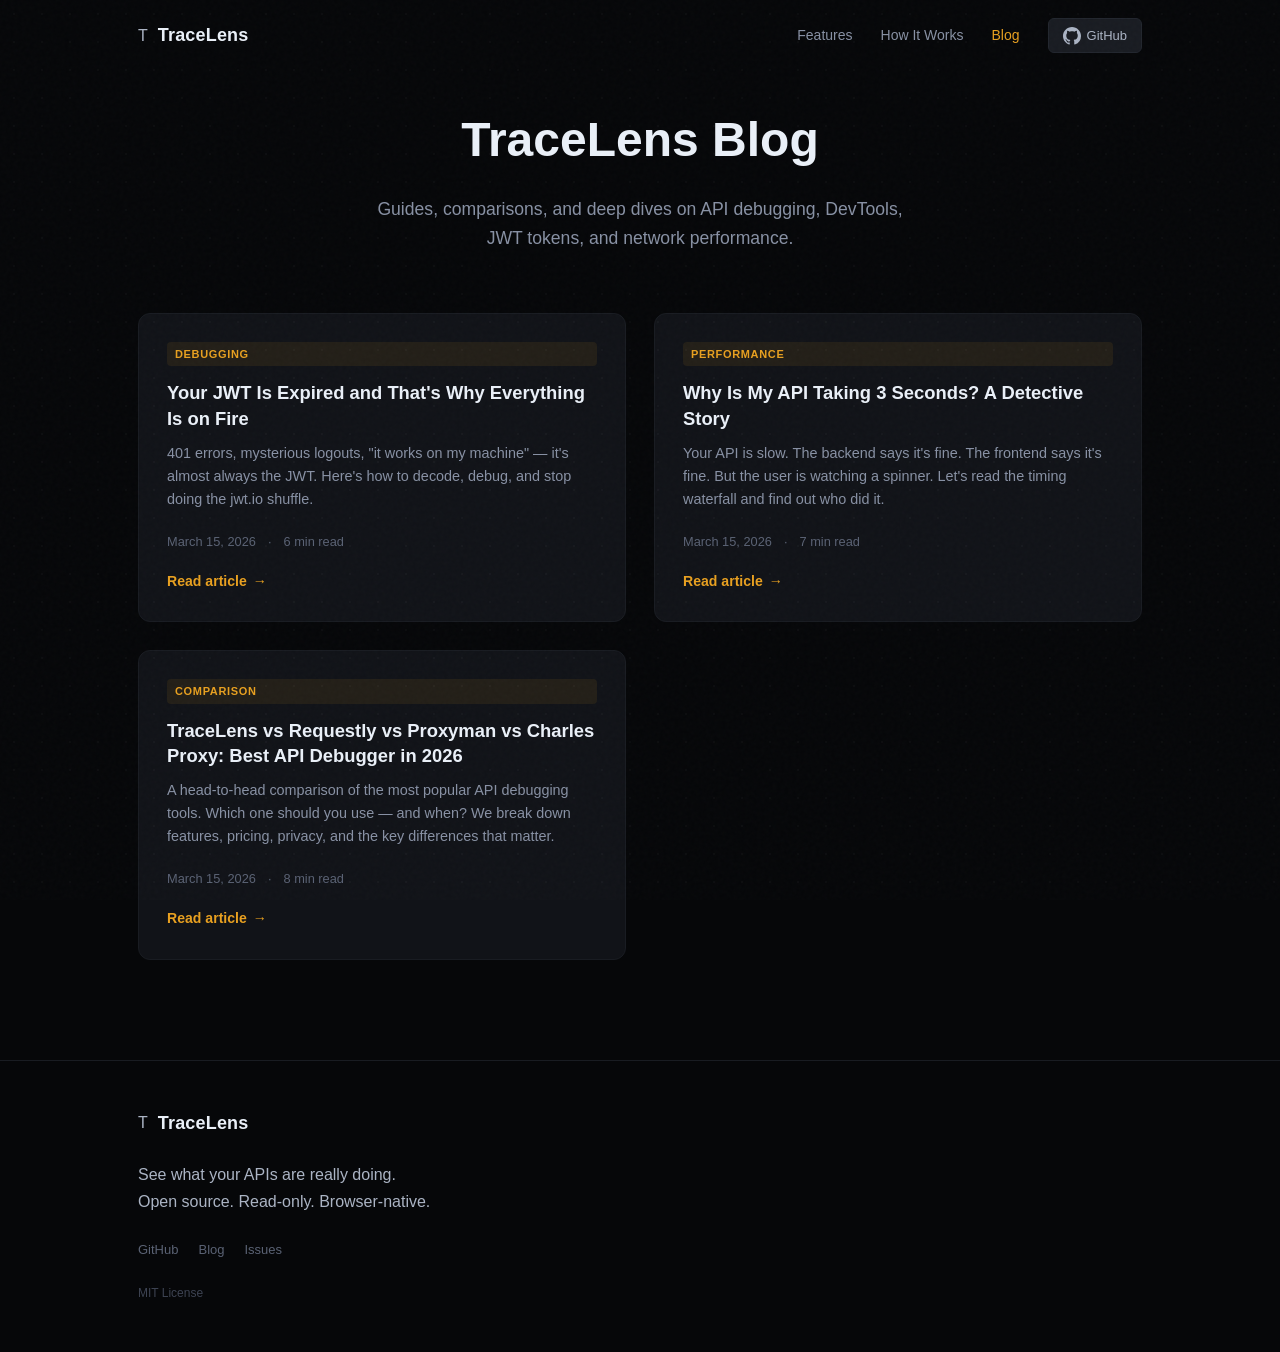
<file: docs/blog/index.html>
<!DOCTYPE html>
<html lang="en">
<head>
  <meta charset="utf-8">
  <meta name="viewport" content="width=device-width, initial-scale=1">
  <title>Blog — TraceLens | API Debugging Guides & DevTools Tips</title>
  <meta name="description" content="Guides, comparisons, and tips on API debugging, Chrome DevTools extensions, JWT tokens, network performance, and developer tooling from the TraceLens team.">
  <meta name="robots" content="index, follow">
  <link rel="canonical" href="https://tracelens.site/blog/">
  <link rel="alternate" type="text/markdown" href="https://tracelens.site/blog.md">
  <link rel="icon" type="image/png" sizes="16x16" href="/favicon-16.png">
  <link rel="icon" type="image/png" sizes="48x48" href="/favicon-48.png">
  <link rel="apple-touch-icon" sizes="128x128" href="/favicon-128.png">

  <!-- Open Graph -->
  <meta property="og:type" content="website">
  <meta property="og:url" content="https://tracelens.site/blog/">
  <meta property="og:title" content="Blog — TraceLens | API Debugging Guides & DevTools Tips">
  <meta property="og:description" content="Guides, comparisons, and tips on API debugging, Chrome DevTools extensions, JWT tokens, and network performance.">
  <meta property="og:image" content="https://tracelens.site/favicon-128.png">

  <link rel="preconnect" href="https://fonts.googleapis.com">
  <link rel="preconnect" href="https://fonts.gstatic.com" crossorigin>
  <link href="https://fonts.googleapis.com/css2?family=Space+Grotesk:wght@400;500;600;700&family=JetBrains+Mono:wght@400;500&display=swap" rel="stylesheet">
  <link rel="stylesheet" href="../styles.css">
  <style>
    .blog-hero { padding: 100px 0 60px; text-align: center; }
    .blog-hero h1 { font-size: clamp(2rem, 5vw, 3rem); font-weight: 700; color: var(--cW); margin-bottom: 16px; }
    .blog-hero p { color: var(--c8); font-size: 1.1rem; max-width: 540px; margin: 0 auto; }
    .blog-grid { display: grid; grid-template-columns: repeat(auto-fill, minmax(340px, 1fr)); gap: 28px; padding-bottom: 100px; }
    .blog-card { background: var(--c2); border: 1px solid var(--c3); border-radius: 12px; padding: 28px; transition: border-color .2s, transform .2s; display: flex; flex-direction: column; }
    .blog-card:hover { border-color: var(--amber); transform: translateY(-2px); }
    .blog-tag { display: inline-block; font-size: 11px; font-weight: 600; text-transform: uppercase; letter-spacing: .06em; color: var(--amber); background: var(--amber-dim); border-radius: 4px; padding: 3px 8px; margin-bottom: 14px; }
    .blog-card h2 { font-size: 1.15rem; font-weight: 600; color: var(--cW); line-height: 1.4; margin-bottom: 10px; }
    .blog-card p { font-size: .9rem; color: var(--c8); line-height: 1.6; flex: 1; }
    .blog-meta { display: flex; align-items: center; gap: 12px; margin-top: 20px; font-size: .8rem; color: var(--c7); }
    .blog-read-more { margin-top: 18px; color: var(--amber); font-size: .88rem; font-weight: 600; display: flex; align-items: center; gap: 6px; }
    .blog-read-more::after { content: '→'; transition: transform .2s; }
    .blog-card:hover .blog-read-more::after { transform: translateX(4px); }
  </style>
</head>
<body>
  <div class="grain" aria-hidden="true"></div>

  <nav class="nav">
    <div class="nav-inner">
      <a href="/" class="nav-brand">
        <span class="nav-logo">T</span>
        <span class="nav-name">TraceLens</span>
      </a>
      <div class="nav-links">
        <a href="/#features">Features</a>
        <a href="/#how-it-works">How It Works</a>
        <a href="/blog/" style="color:var(--amber)">Blog</a>
        <a href="https://github.com/Siddharthachuahan9/TRACELENS" class="nav-gh" target="_blank" rel="noopener">
          <svg width="18" height="18" viewBox="0 0 16 16" fill="currentColor"><path d="M8 0C3.58 0 0 3.58 0 8c0 3.54 2.29 6.53 5.47 7.59.4.07.55-.17.55-.38 0-.19-.01-.82-.01-1.49-2.01.37-2.53-.49-2.69-.94-.09-.23-.48-.94-.82-1.13-.28-.15-.68-.52-.01-.53.63-.01 1.08.58 1.23.82.72 1.21 1.87.87 2.33.66.07-.52.28-.87.51-1.07-1.78-.2-3.64-.89-3.64-3.95 0-.87.31-1.59.82-2.15-.08-.2-.36-1.02.08-2.12 0 0 .67-.21 2.2.82.64-.18 1.32-.27 2-.27.68 0 1.36.09 2 .27 1.53-1.04 2.2-.82 2.2-.82.44 1.1.16 1.92.08 2.12.51.56.82 1.27.82 2.15 0 3.07-1.87 3.75-3.65 3.95.29.25.54.73.54 1.48 0 1.07-.01 1.93-.01 2.2 0 .21.15.46.55.38A8.013 8.013 0 0016 8c0-4.42-3.58-8-8-8z"/></svg>
          GitHub
        </a>
      </div>
    </div>
  </nav>

  <div class="container">
    <div class="blog-hero">
      <h1>TraceLens Blog</h1>
      <p>Guides, comparisons, and deep dives on API debugging, DevTools, JWT tokens, and network performance.</p>
    </div>

    <div class="blog-grid">
      <a href="/blog/jwt-expired-debugging-chrome-devtools/" class="blog-card">
        <span class="blog-tag">Debugging</span>
        <h2>Your JWT Is Expired and That's Why Everything Is on Fire</h2>
        <p>401 errors, mysterious logouts, "it works on my machine" — it's almost always the JWT. Here's how to decode, debug, and stop doing the jwt.io shuffle.</p>
        <div class="blog-meta">
          <span>March 15, 2026</span>
          <span>·</span>
          <span>6 min read</span>
        </div>
        <span class="blog-read-more">Read article</span>
      </a>

      <a href="/blog/why-is-my-api-slow-debugging-guide/" class="blog-card">
        <span class="blog-tag">Performance</span>
        <h2>Why Is My API Taking 3 Seconds? A Detective Story</h2>
        <p>Your API is slow. The backend says it's fine. The frontend says it's fine. But the user is watching a spinner. Let's read the timing waterfall and find out who did it.</p>
        <div class="blog-meta">
          <span>March 15, 2026</span>
          <span>·</span>
          <span>7 min read</span>
        </div>
        <span class="blog-read-more">Read article</span>
      </a>

      <a href="/blog/tracelens-vs-requestly-proxyman-charles-api-debugger/" class="blog-card">
        <span class="blog-tag">Comparison</span>
        <h2>TraceLens vs Requestly vs Proxyman vs Charles Proxy: Best API Debugger in 2026</h2>
        <p>A head-to-head comparison of the most popular API debugging tools. Which one should you use — and when? We break down features, pricing, privacy, and the key differences that matter.</p>
        <div class="blog-meta">
          <span>March 15, 2026</span>
          <span>·</span>
          <span>8 min read</span>
        </div>
        <span class="blog-read-more">Read article</span>
      </a>
    </div>
  </div>

  <footer class="footer">
    <div class="container">
      <div class="footer-inner">
        <div class="footer-brand">
          <span class="nav-logo">T</span>
          <span class="nav-name">TraceLens</span>
        </div>
        <p class="footer-desc">See what your APIs are really doing.<br>Open source. Read-only. Browser-native.</p>
        <div class="footer-links">
          <a href="https://github.com/Siddharthachuahan9/TRACELENS" target="_blank" rel="noopener">GitHub</a>
          <a href="/blog/">Blog</a>
          <a href="https://github.com/Siddharthachuahan9/TRACELENS/issues" target="_blank" rel="noopener">Issues</a>
        </div>
        <p class="footer-copy">MIT License</p>
      </div>
    </div>
  </footer>
</body>
</html>
</file>
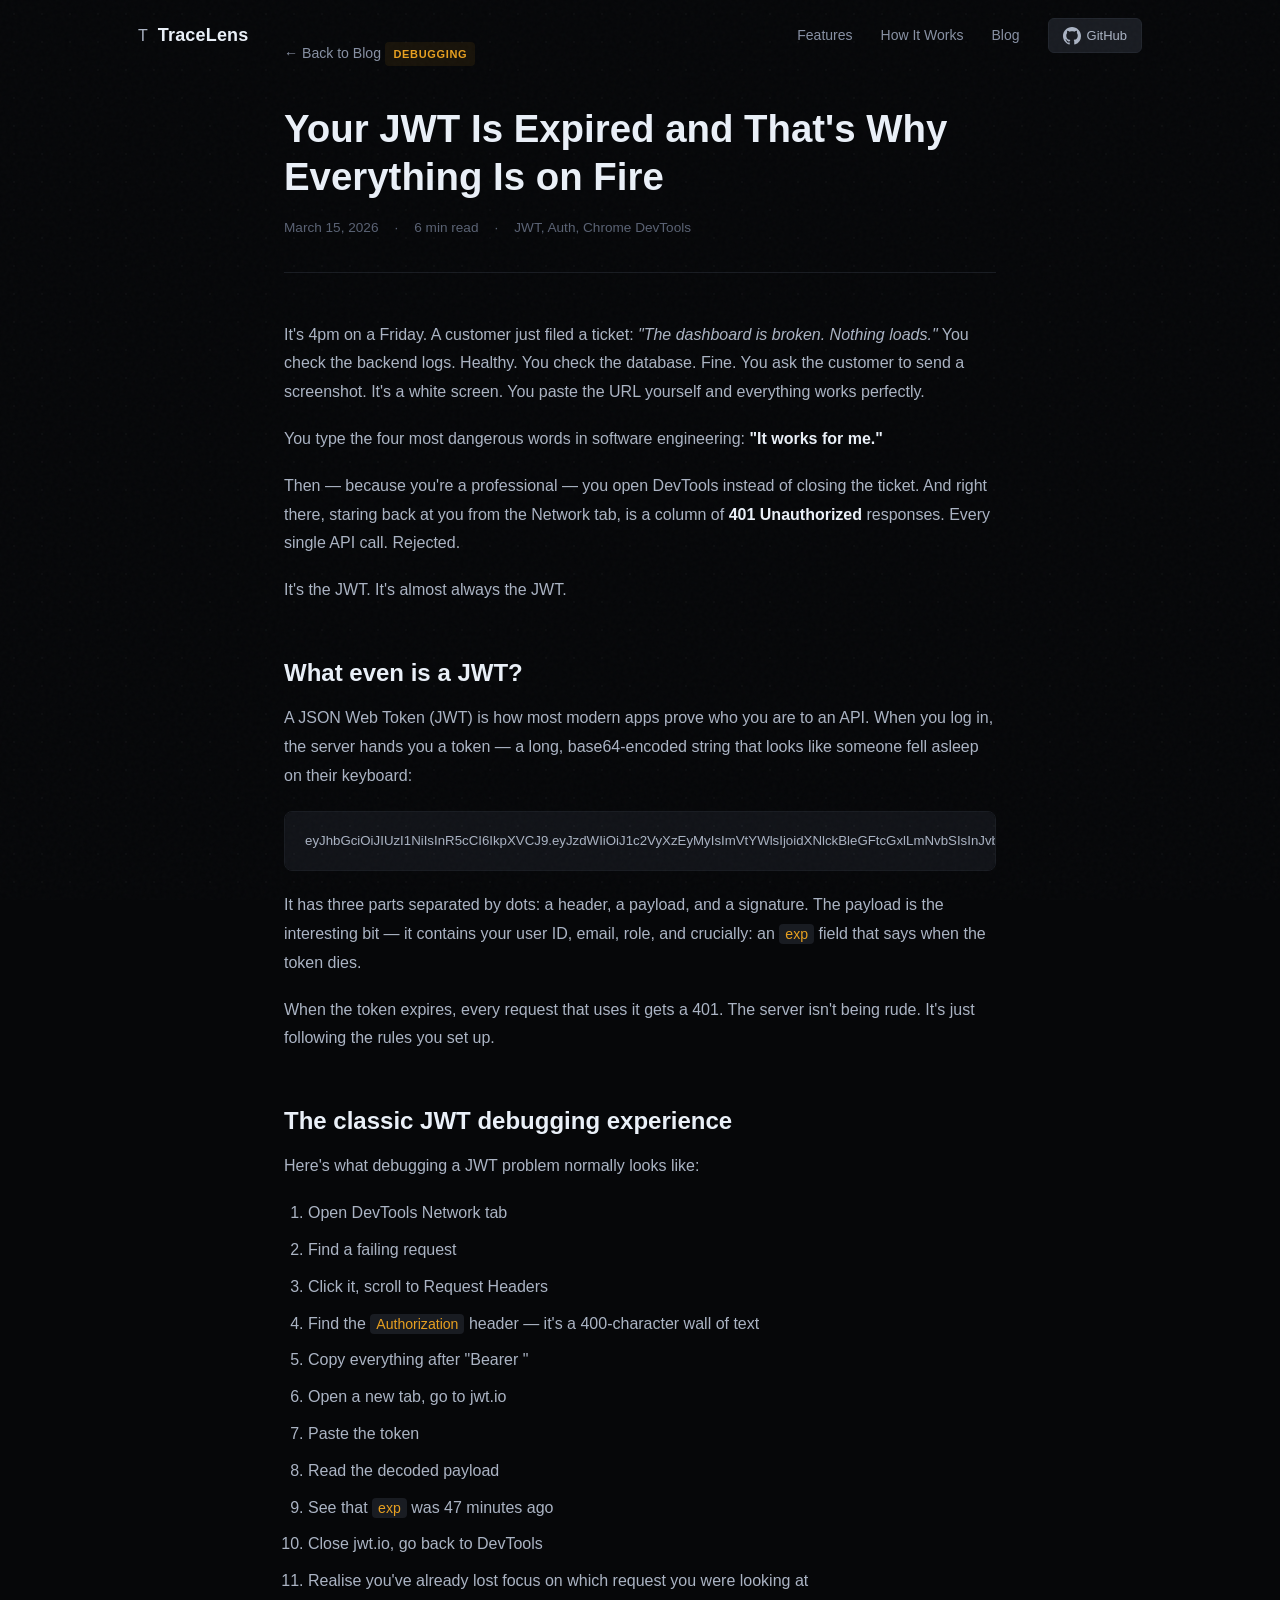
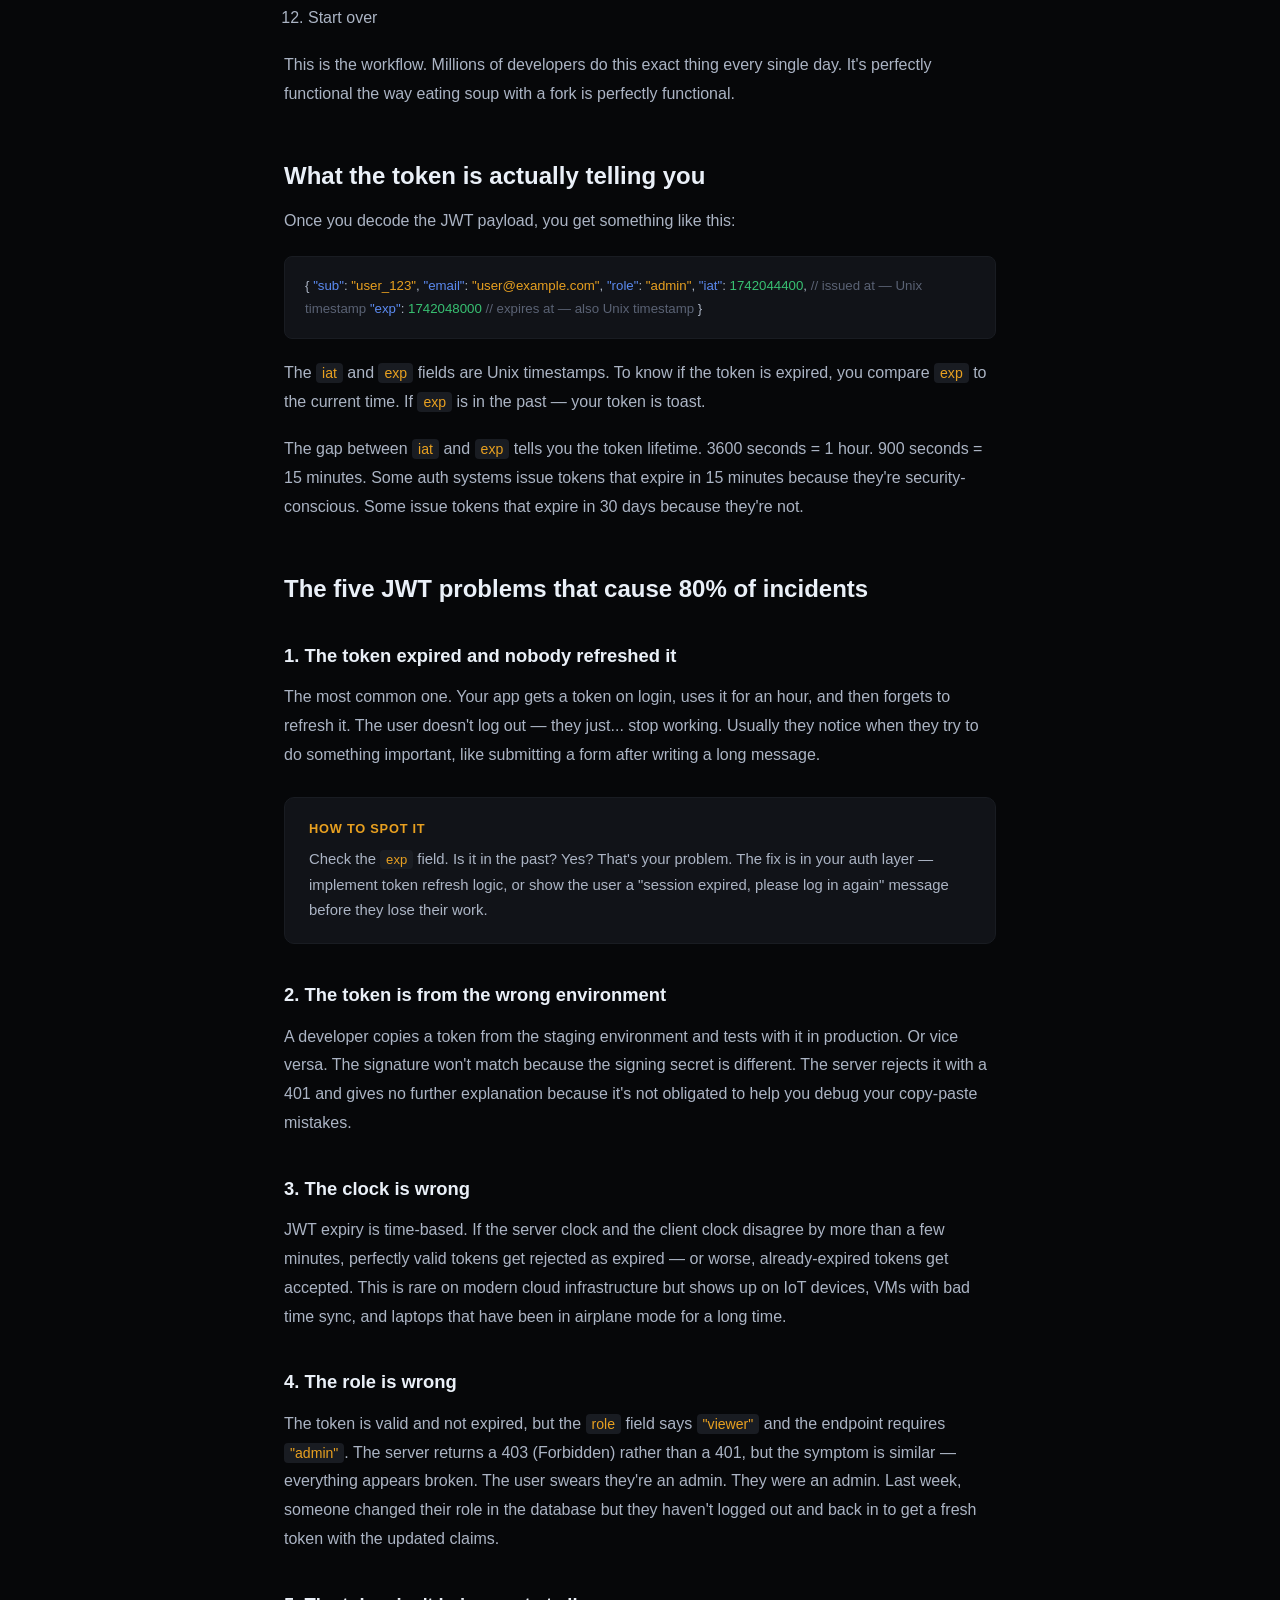
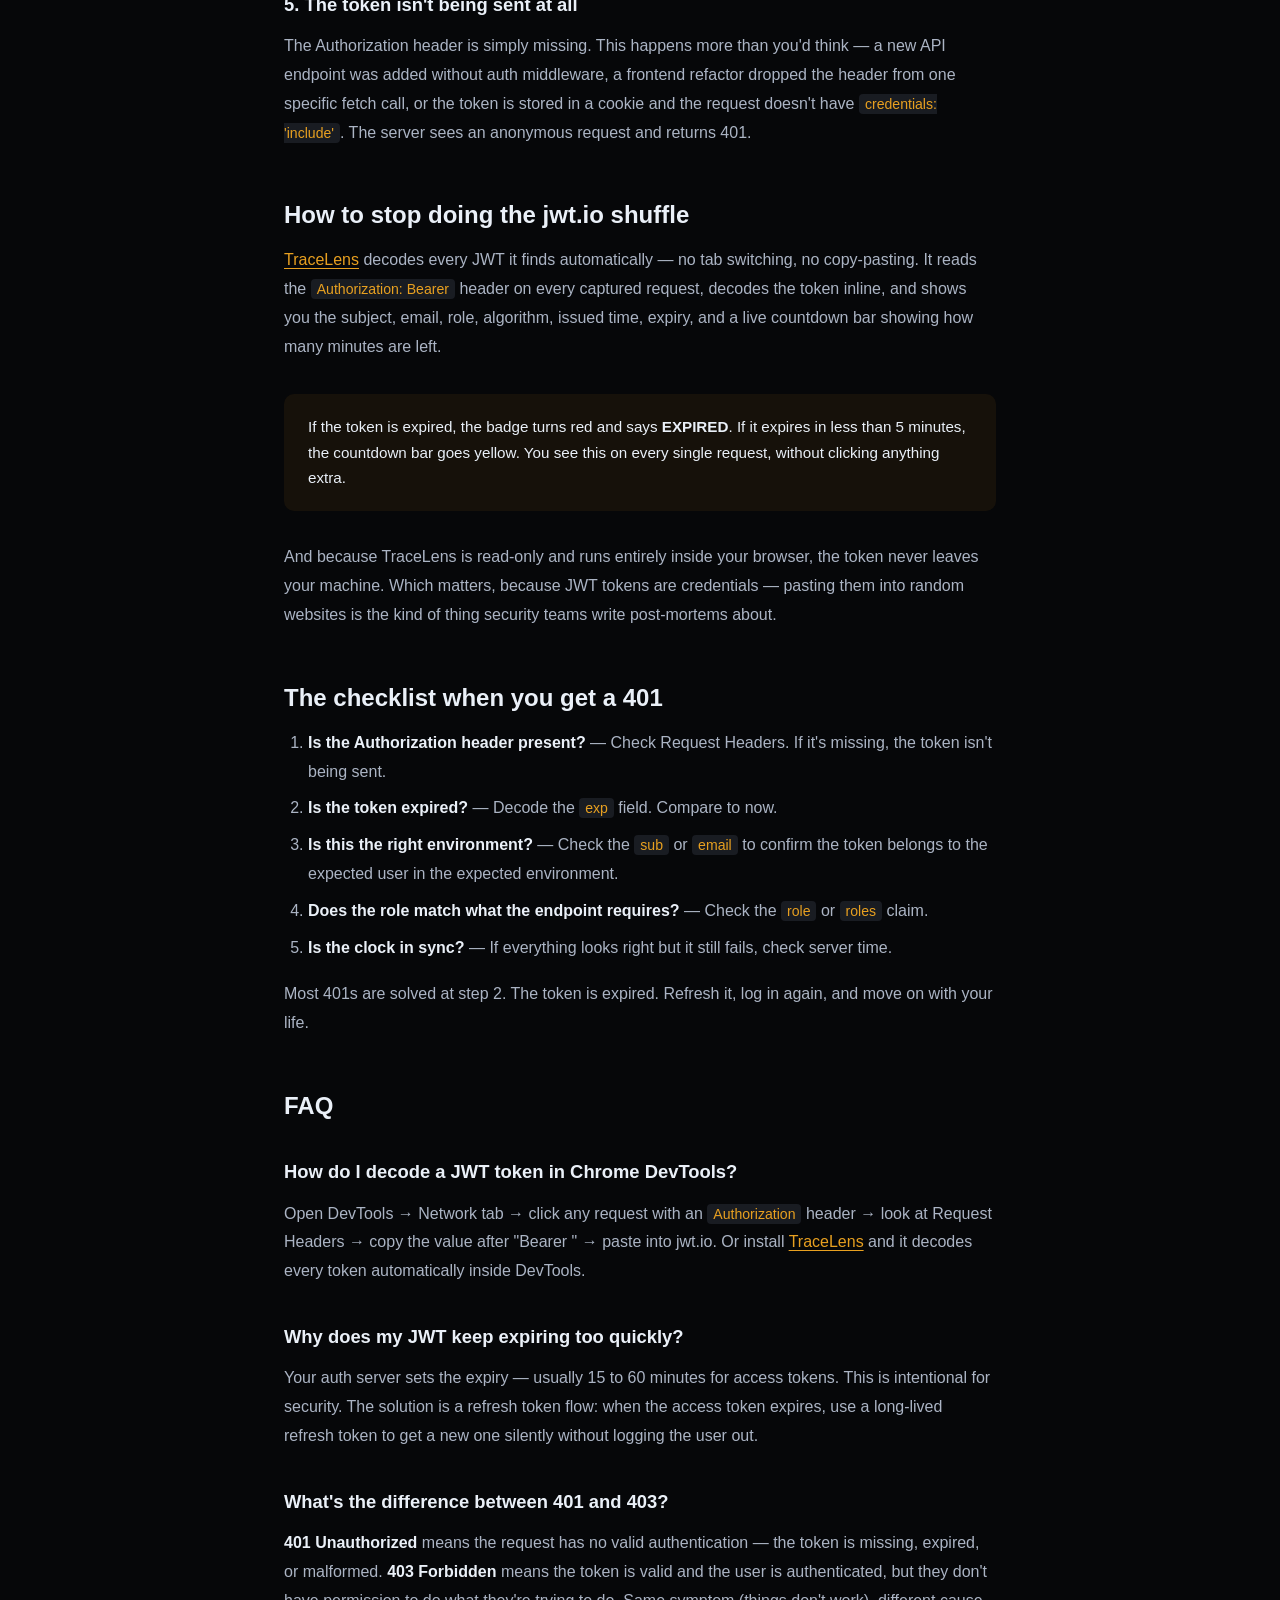
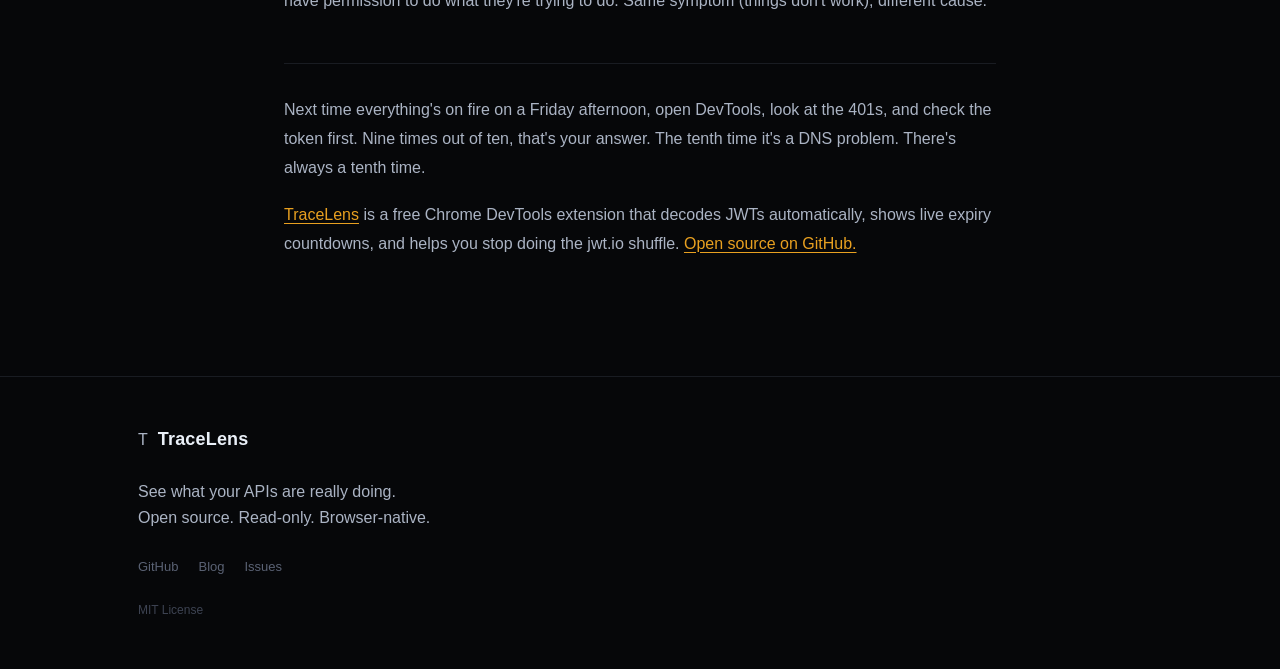
<file: docs/blog/jwt-expired-debugging-chrome-devtools/index.html>
<!DOCTYPE html>
<html lang="en">
<head>
  <meta charset="utf-8">
  <meta name="viewport" content="width=device-width, initial-scale=1">
  <title>Your JWT Is Expired and That's Why Everything Is on Fire</title>
  <meta name="description" content="401 errors, mysterious logouts, 'it works on my machine' — it's almost always the JWT. Here's how to decode, debug, and stop guessing with Chrome DevTools.">
  <meta name="keywords" content="jwt expired debugging, decode jwt chrome devtools, jwt token inspector, bearer token expired, 401 unauthorized debugging, jwt decoder browser, how to read jwt token, jwt expiry chrome extension">
  <meta name="robots" content="index, follow">
  <link rel="canonical" href="https://tracelens.site/blog/jwt-expired-debugging-chrome-devtools/">
  <link rel="alternate" type="text/markdown" href="https://tracelens.site/blog/jwt-expired-debugging-chrome-devtools.md">
  <link rel="icon" type="image/png" sizes="16x16" href="/favicon-16.png">
  <link rel="icon" type="image/png" sizes="48x48" href="/favicon-48.png">
  <link rel="apple-touch-icon" sizes="128x128" href="/favicon-128.png">

  <meta property="og:type" content="article">
  <meta property="og:url" content="https://tracelens.site/blog/jwt-expired-debugging-chrome-devtools/">
  <meta property="og:title" content="Your JWT Is Expired and That's Why Everything Is on Fire">
  <meta property="og:description" content="401 errors, mysterious logouts, it works on my machine — it's almost always the JWT. Here's how to decode and debug it in Chrome DevTools.">
  <meta property="og:image" content="https://tracelens.site/favicon-128.png">
  <meta property="og:site_name" content="TraceLens">
  <meta name="twitter:card" content="summary_large_image">
  <meta name="twitter:title" content="Your JWT Is Expired and That's Why Everything Is on Fire">
  <meta name="twitter:description" content="401 errors, mysterious logouts — it's almost always the JWT. Here's how to debug it in Chrome DevTools.">
  <meta name="twitter:image" content="https://tracelens.site/favicon-128.png">

  <script type="application/ld+json">
  {
    "@context": "https://schema.org",
    "@type": "Article",
    "headline": "Your JWT Is Expired and That's Why Everything Is on Fire",
    "description": "401 errors, mysterious logouts, 'it works on my machine' — it's almost always the JWT. Here's how to decode, debug, and stop guessing with Chrome DevTools.",
    "url": "https://tracelens.site/blog/jwt-expired-debugging-chrome-devtools/",
    "datePublished": "2026-03-15",
    "dateModified": "2026-03-15",
    "author": { "@type": "Person", "name": "Siddharthachuahan9" },
    "publisher": { "@type": "Organization", "name": "TraceLens", "url": "https://tracelens.site" }
  }
  </script>

  <script type="application/ld+json">
  {
    "@context": "https://schema.org",
    "@type": "FAQPage",
    "mainEntity": [
      {
        "@type": "Question",
        "name": "How do I decode a JWT token in Chrome DevTools?",
        "acceptedAnswer": {
          "@type": "Answer",
          "text": "Open Chrome DevTools, go to the Network tab, click any request that has an Authorization header, and look at the Request Headers. Copy the token after 'Bearer ' and paste it into jwt.io — or use TraceLens which decodes it automatically inside DevTools without leaving the browser."
        }
      },
      {
        "@type": "Question",
        "name": "Why does my JWT keep expiring?",
        "acceptedAnswer": {
          "@type": "Answer",
          "text": "JWTs have an 'exp' field set by your auth server. Short expiry (15–60 minutes) is intentional for security. If users are getting logged out unexpectedly, check if your app is refreshing tokens correctly, or if the system clock on the server is out of sync."
        }
      },
      {
        "@type": "Question",
        "name": "What does a 401 Unauthorized error mean?",
        "acceptedAnswer": {
          "@type": "Answer",
          "text": "A 401 means the server didn't accept the authentication credentials. Most commonly: the JWT token is expired, the token is malformed, the Authorization header is missing entirely, or the token was issued for a different environment (e.g. staging token used in production)."
        }
      }
    ]
  }
  </script>

  <link rel="preconnect" href="https://fonts.googleapis.com">
  <link rel="preconnect" href="https://fonts.gstatic.com" crossorigin>
  <link href="https://fonts.googleapis.com/css2?family=Space+Grotesk:wght@400;500;600;700&family=JetBrains+Mono:wght@400;500&display=swap" rel="stylesheet">
  <link rel="stylesheet" href="../../styles.css">
  <style>
    .article-wrap { max-width: 760px; margin: 0 auto; padding: 40px 24px 100px; }
    .article-back { display: inline-flex; align-items: center; gap: 6px; color: var(--c8); font-size: .88rem; margin-bottom: 40px; transition: color .2s; }
    .article-back:hover { color: var(--amber); }
    .article-tag { display: inline-block; font-size: 11px; font-weight: 600; text-transform: uppercase; letter-spacing: .06em; color: var(--amber); background: var(--amber-dim); border-radius: 4px; padding: 3px 8px; margin-bottom: 20px; }
    .article-title { font-size: clamp(1.6rem, 4vw, 2.4rem); font-weight: 700; color: var(--cW); line-height: 1.25; margin-bottom: 16px; }
    .article-meta { display: flex; align-items: center; gap: 16px; font-size: .85rem; color: var(--c7); margin-bottom: 48px; padding-bottom: 32px; border-bottom: 1px solid var(--c3); }
    .article-body h2 { font-size: 1.5rem; font-weight: 700; color: var(--cW); margin: 52px 0 16px; line-height: 1.3; }
    .article-body h3 { font-size: 1.15rem; font-weight: 600; color: var(--cW); margin: 36px 0 12px; }
    .article-body p { color: var(--c9); line-height: 1.8; margin-bottom: 18px; font-size: 1rem; }
    .article-body ul, .article-body ol { padding-left: 24px; margin-bottom: 18px; }
    .article-body li { color: var(--c9); line-height: 1.8; margin-bottom: 8px; font-size: 1rem; }
    .article-body strong { color: var(--cW); font-weight: 600; }
    .article-body code { font-family: var(--mono); font-size: .88em; background: var(--c3); color: var(--amber); padding: 2px 6px; border-radius: 4px; }
    .article-body a { color: var(--amber); text-decoration: underline; text-underline-offset: 3px; }
    .article-body blockquote { border-left: 3px solid var(--amber); margin: 28px 0; padding: 12px 20px; background: var(--c2); border-radius: 0 8px 8px 0; }
    .article-body blockquote p { margin: 0; color: var(--c9); font-style: italic; }
    .callout { background: var(--c2); border: 1px solid var(--c3); border-radius: 10px; padding: 20px 24px; margin: 28px 0; }
    .callout-title { font-size: .8rem; font-weight: 700; text-transform: uppercase; letter-spacing: .06em; color: var(--amber); margin-bottom: 8px; }
    .callout p { margin: 0; font-size: .93rem; color: var(--c9); line-height: 1.7; }
    .code-block { background: var(--c2); border: 1px solid var(--c3); border-radius: 8px; padding: 18px 20px; margin: 20px 0; font-family: var(--mono); font-size: .83rem; color: var(--c9); overflow-x: auto; line-height: 1.7; }
    .code-block .key { color: var(--blue); }
    .code-block .val { color: var(--green); }
    .code-block .str { color: var(--amber); }
    .code-block .comment { color: var(--c7); }
    .highlight-box { background: rgba(232,160,32,.07); border: 1px solid var(--amber-glow); border-radius: 10px; padding: 20px 24px; margin: 32px 0; }
    .highlight-box p { color: var(--cW); margin: 0; font-size: .95rem; line-height: 1.7; }
    .emoji-heading { font-size: 1.4rem; margin-right: 8px; }
  </style>
</head>
<body>
  <div class="grain" aria-hidden="true"></div>

  <nav class="nav">
    <div class="nav-inner">
      <a href="/" class="nav-brand">
        <span class="nav-logo">T</span>
        <span class="nav-name">TraceLens</span>
      </a>
      <div class="nav-links">
        <a href="/#features">Features</a>
        <a href="/#how-it-works">How It Works</a>
        <a href="/blog/">Blog</a>
        <a href="https://github.com/Siddharthachuahan9/TRACELENS" class="nav-gh" target="_blank" rel="noopener">
          <svg width="18" height="18" viewBox="0 0 16 16" fill="currentColor"><path d="M8 0C3.58 0 0 3.58 0 8c0 3.54 2.29 6.53 5.47 7.59.4.07.55-.17.55-.38 0-.19-.01-.82-.01-1.49-2.01.37-2.53-.49-2.69-.94-.09-.23-.48-.94-.82-1.13-.28-.15-.68-.52-.01-.53.63-.01 1.08.58 1.23.82.72 1.21 1.87.87 2.33.66.07-.52.28-.87.51-1.07-1.78-.2-3.64-.89-3.64-3.95 0-.87.31-1.59.82-2.15-.08-.2-.36-1.02.08-2.12 0 0 .67-.21 2.2.82.64-.18 1.32-.27 2-.27.68 0 1.36.09 2 .27 1.53-1.04 2.2-.82 2.2-.82.44 1.1.16 1.92.08 2.12.51.56.82 1.27.82 2.15 0 3.07-1.87 3.75-3.65 3.95.29.25.54.73.54 1.48 0 1.07-.01 1.93-.01 2.2 0 .21.15.46.55.38A8.013 8.013 0 0016 8c0-4.42-3.58-8-8-8z"/></svg>
          GitHub
        </a>
      </div>
    </div>
  </nav>

  <div class="article-wrap">
    <a href="/blog/" class="article-back">← Back to Blog</a>

    <span class="article-tag">Debugging</span>
    <h1 class="article-title">Your JWT Is Expired and That's Why Everything Is on Fire</h1>

    <div class="article-meta">
      <span>March 15, 2026</span>
      <span>·</span>
      <span>6 min read</span>
      <span>·</span>
      <span>JWT, Auth, Chrome DevTools</span>
    </div>

    <div class="article-body">

      <p>It's 4pm on a Friday. A customer just filed a ticket: <em>"The dashboard is broken. Nothing loads."</em> You check the backend logs. Healthy. You check the database. Fine. You ask the customer to send a screenshot. It's a white screen. You paste the URL yourself and everything works perfectly.</p>

      <p>You type the four most dangerous words in software engineering: <strong>"It works for me."</strong></p>

      <p>Then — because you're a professional — you open DevTools instead of closing the ticket. And right there, staring back at you from the Network tab, is a column of <strong>401 Unauthorized</strong> responses. Every single API call. Rejected.</p>

      <p>It's the JWT. It's almost always the JWT.</p>

      <h2>What even is a JWT?</h2>

      <p>A JSON Web Token (JWT) is how most modern apps prove who you are to an API. When you log in, the server hands you a token — a long, base64-encoded string that looks like someone fell asleep on their keyboard:</p>

      <div class="code-block">eyJhbGciOiJIUzI1NiIsInR5cCI6IkpXVCJ9.eyJzdWIiOiJ1c2VyXzEyMyIsImVtYWlsIjoidXNlckBleGFtcGxlLmNvbSIsInJvbGUiOiJhZG1pbiIsImV4cCI6MTc0MjA0ODAwMH0.xK9mN2pQ...</div>

      <p>It has three parts separated by dots: a header, a payload, and a signature. The payload is the interesting bit — it contains your user ID, email, role, and crucially: an <code>exp</code> field that says when the token dies.</p>

      <p>When the token expires, every request that uses it gets a 401. The server isn't being rude. It's just following the rules you set up.</p>

      <h2>The classic JWT debugging experience</h2>

      <p>Here's what debugging a JWT problem normally looks like:</p>

      <ol>
        <li>Open DevTools Network tab</li>
        <li>Find a failing request</li>
        <li>Click it, scroll to Request Headers</li>
        <li>Find the <code>Authorization</code> header — it's a 400-character wall of text</li>
        <li>Copy everything after "Bearer "</li>
        <li>Open a new tab, go to jwt.io</li>
        <li>Paste the token</li>
        <li>Read the decoded payload</li>
        <li>See that <code>exp</code> was 47 minutes ago</li>
        <li>Close jwt.io, go back to DevTools</li>
        <li>Realise you've already lost focus on which request you were looking at</li>
        <li>Start over</li>
      </ol>

      <p>This is the workflow. Millions of developers do this exact thing every single day. It's perfectly functional the way eating soup with a fork is perfectly functional.</p>

      <h2>What the token is actually telling you</h2>

      <p>Once you decode the JWT payload, you get something like this:</p>

      <div class="code-block">{
  <span class="key">"sub"</span>: <span class="str">"user_123"</span>,
  <span class="key">"email"</span>: <span class="str">"user@example.com"</span>,
  <span class="key">"role"</span>: <span class="str">"admin"</span>,
  <span class="key">"iat"</span>: <span class="val">1742044400</span>,  <span class="comment">// issued at — Unix timestamp</span>
  <span class="key">"exp"</span>: <span class="val">1742048000</span>   <span class="comment">// expires at — also Unix timestamp</span>
}</div>

      <p>The <code>iat</code> and <code>exp</code> fields are Unix timestamps. To know if the token is expired, you compare <code>exp</code> to the current time. If <code>exp</code> is in the past — your token is toast.</p>

      <p>The gap between <code>iat</code> and <code>exp</code> tells you the token lifetime. 3600 seconds = 1 hour. 900 seconds = 15 minutes. Some auth systems issue tokens that expire in 15 minutes because they're security-conscious. Some issue tokens that expire in 30 days because they're not.</p>

      <h2>The five JWT problems that cause 80% of incidents</h2>

      <h3>1. The token expired and nobody refreshed it</h3>
      <p>The most common one. Your app gets a token on login, uses it for an hour, and then forgets to refresh it. The user doesn't log out — they just... stop working. Usually they notice when they try to do something important, like submitting a form after writing a long message.</p>

      <div class="callout">
        <div class="callout-title">How to spot it</div>
        <p>Check the <code>exp</code> field. Is it in the past? Yes? That's your problem. The fix is in your auth layer — implement token refresh logic, or show the user a "session expired, please log in again" message before they lose their work.</p>
      </div>

      <h3>2. The token is from the wrong environment</h3>
      <p>A developer copies a token from the staging environment and tests with it in production. Or vice versa. The signature won't match because the signing secret is different. The server rejects it with a 401 and gives no further explanation because it's not obligated to help you debug your copy-paste mistakes.</p>

      <h3>3. The clock is wrong</h3>
      <p>JWT expiry is time-based. If the server clock and the client clock disagree by more than a few minutes, perfectly valid tokens get rejected as expired — or worse, already-expired tokens get accepted. This is rare on modern cloud infrastructure but shows up on IoT devices, VMs with bad time sync, and laptops that have been in airplane mode for a long time.</p>

      <h3>4. The role is wrong</h3>
      <p>The token is valid and not expired, but the <code>role</code> field says <code>"viewer"</code> and the endpoint requires <code>"admin"</code>. The server returns a 403 (Forbidden) rather than a 401, but the symptom is similar — everything appears broken. The user swears they're an admin. They were an admin. Last week, someone changed their role in the database but they haven't logged out and back in to get a fresh token with the updated claims.</p>

      <h3>5. The token isn't being sent at all</h3>
      <p>The Authorization header is simply missing. This happens more than you'd think — a new API endpoint was added without auth middleware, a frontend refactor dropped the header from one specific fetch call, or the token is stored in a cookie and the request doesn't have <code>credentials: 'include'</code>. The server sees an anonymous request and returns 401.</p>

      <h2>How to stop doing the jwt.io shuffle</h2>

      <p><a href="https://tracelens.site">TraceLens</a> decodes every JWT it finds automatically — no tab switching, no copy-pasting. It reads the <code>Authorization: Bearer</code> header on every captured request, decodes the token inline, and shows you the subject, email, role, algorithm, issued time, expiry, and a live countdown bar showing how many minutes are left.</p>

      <div class="highlight-box">
        <p>If the token is expired, the badge turns red and says <strong>EXPIRED</strong>. If it expires in less than 5 minutes, the countdown bar goes yellow. You see this on every single request, without clicking anything extra.</p>
      </div>

      <p>And because TraceLens is read-only and runs entirely inside your browser, the token never leaves your machine. Which matters, because JWT tokens are credentials — pasting them into random websites is the kind of thing security teams write post-mortems about.</p>

      <h2>The checklist when you get a 401</h2>

      <ol>
        <li><strong>Is the Authorization header present?</strong> — Check Request Headers. If it's missing, the token isn't being sent.</li>
        <li><strong>Is the token expired?</strong> — Decode the <code>exp</code> field. Compare to now.</li>
        <li><strong>Is this the right environment?</strong> — Check the <code>sub</code> or <code>email</code> to confirm the token belongs to the expected user in the expected environment.</li>
        <li><strong>Does the role match what the endpoint requires?</strong> — Check the <code>role</code> or <code>roles</code> claim.</li>
        <li><strong>Is the clock in sync?</strong> — If everything looks right but it still fails, check server time.</li>
      </ol>

      <p>Most 401s are solved at step 2. The token is expired. Refresh it, log in again, and move on with your life.</p>

      <h2>FAQ</h2>

      <h3>How do I decode a JWT token in Chrome DevTools?</h3>
      <p>Open DevTools → Network tab → click any request with an <code>Authorization</code> header → look at Request Headers → copy the value after "Bearer " → paste into jwt.io. Or install <a href="https://tracelens.site">TraceLens</a> and it decodes every token automatically inside DevTools.</p>

      <h3>Why does my JWT keep expiring too quickly?</h3>
      <p>Your auth server sets the expiry — usually 15 to 60 minutes for access tokens. This is intentional for security. The solution is a refresh token flow: when the access token expires, use a long-lived refresh token to get a new one silently without logging the user out.</p>

      <h3>What's the difference between 401 and 403?</h3>
      <p><strong>401 Unauthorized</strong> means the request has no valid authentication — the token is missing, expired, or malformed. <strong>403 Forbidden</strong> means the token is valid and the user is authenticated, but they don't have permission to do what they're trying to do. Same symptom (things don't work), different cause.</p>

      <hr style="border:none;border-top:1px solid var(--c3);margin:48px 0 32px;">

      <p>Next time everything's on fire on a Friday afternoon, open DevTools, look at the 401s, and check the token first. Nine times out of ten, that's your answer. The tenth time it's a DNS problem. There's always a tenth time.</p>

      <p><a href="https://tracelens.site">TraceLens</a> is a free Chrome DevTools extension that decodes JWTs automatically, shows live expiry countdowns, and helps you stop doing the jwt.io shuffle. <a href="https://github.com/Siddharthachuahan9/TRACELENS" target="_blank" rel="noopener">Open source on GitHub.</a></p>

    </div>
  </div>

  <footer class="footer">
    <div class="container">
      <div class="footer-inner">
        <div class="footer-brand">
          <span class="nav-logo">T</span>
          <span class="nav-name">TraceLens</span>
        </div>
        <p class="footer-desc">See what your APIs are really doing.<br>Open source. Read-only. Browser-native.</p>
        <div class="footer-links">
          <a href="https://github.com/Siddharthachuahan9/TRACELENS" target="_blank" rel="noopener">GitHub</a>
          <a href="/blog/">Blog</a>
          <a href="https://github.com/Siddharthachuahan9/TRACELENS/issues" target="_blank" rel="noopener">Issues</a>
        </div>
        <p class="footer-copy">MIT License</p>
      </div>
    </div>
  </footer>
</body>
</html>
</file>
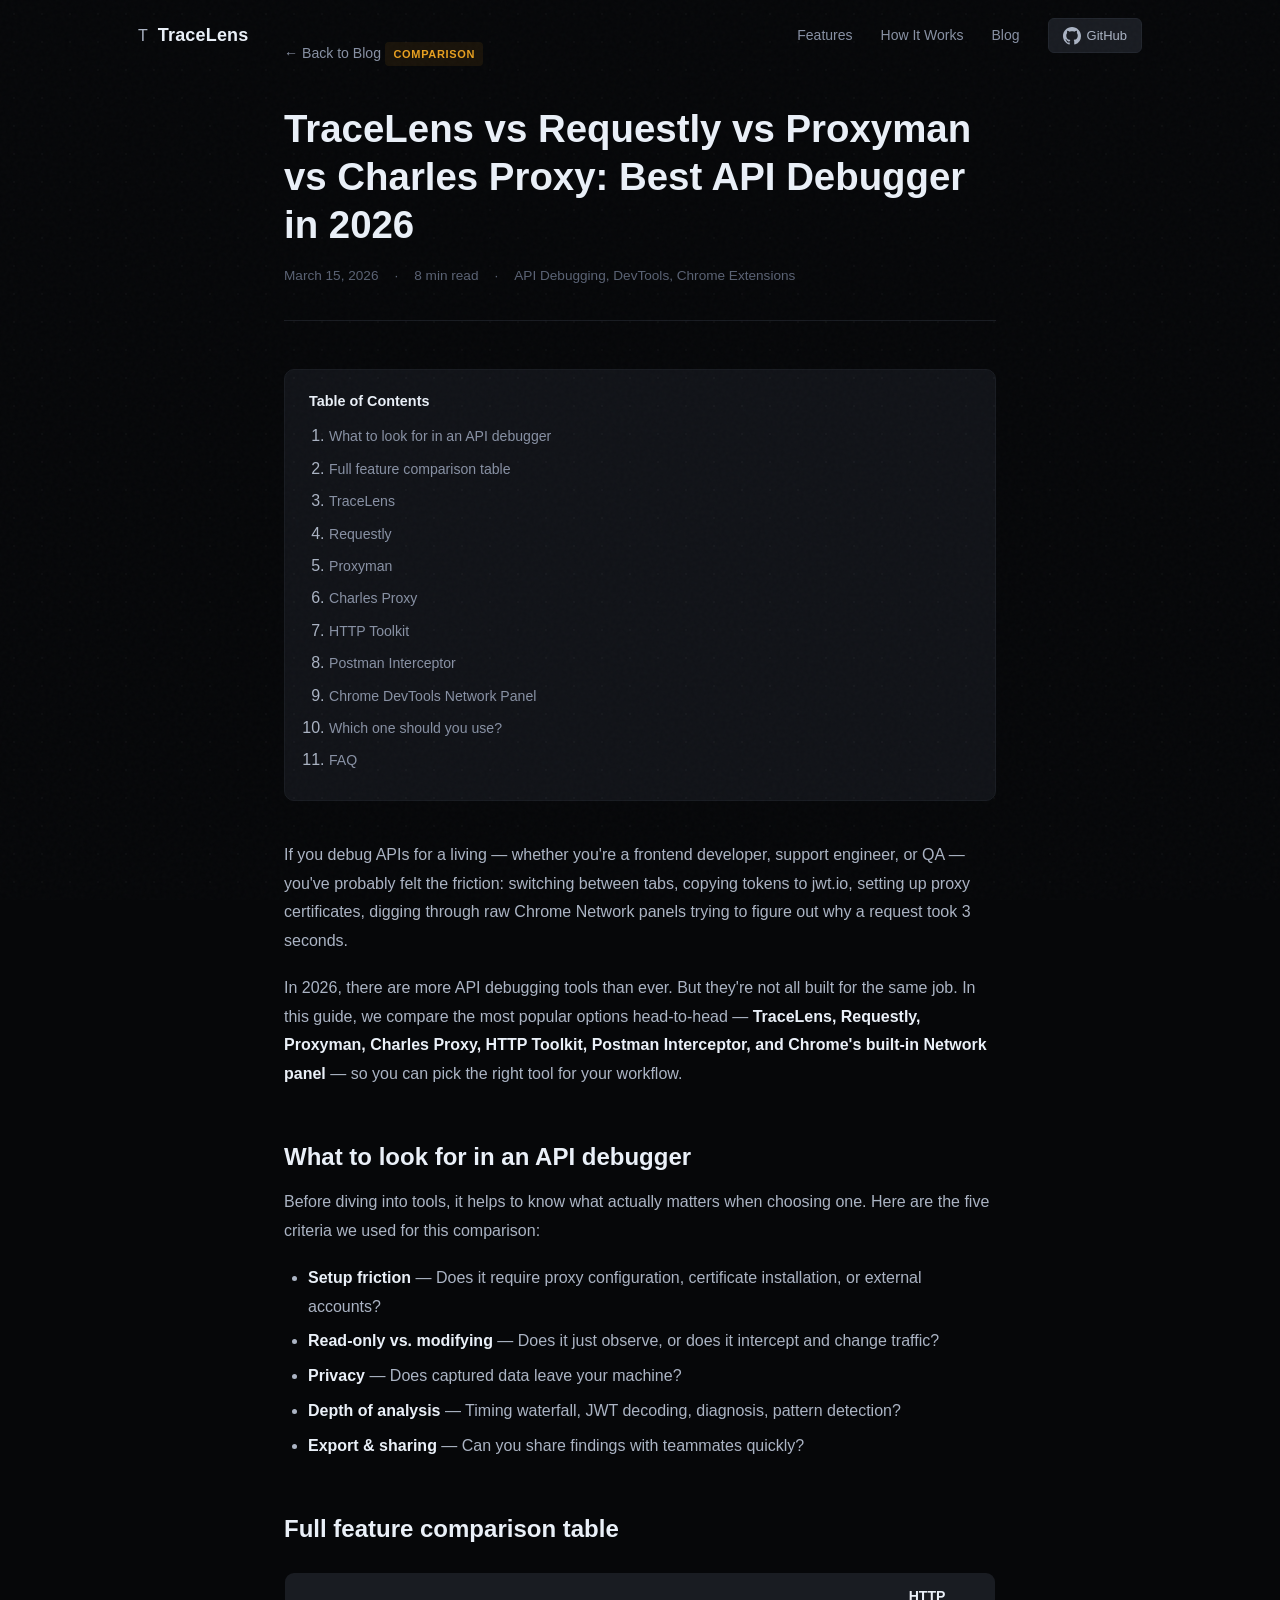
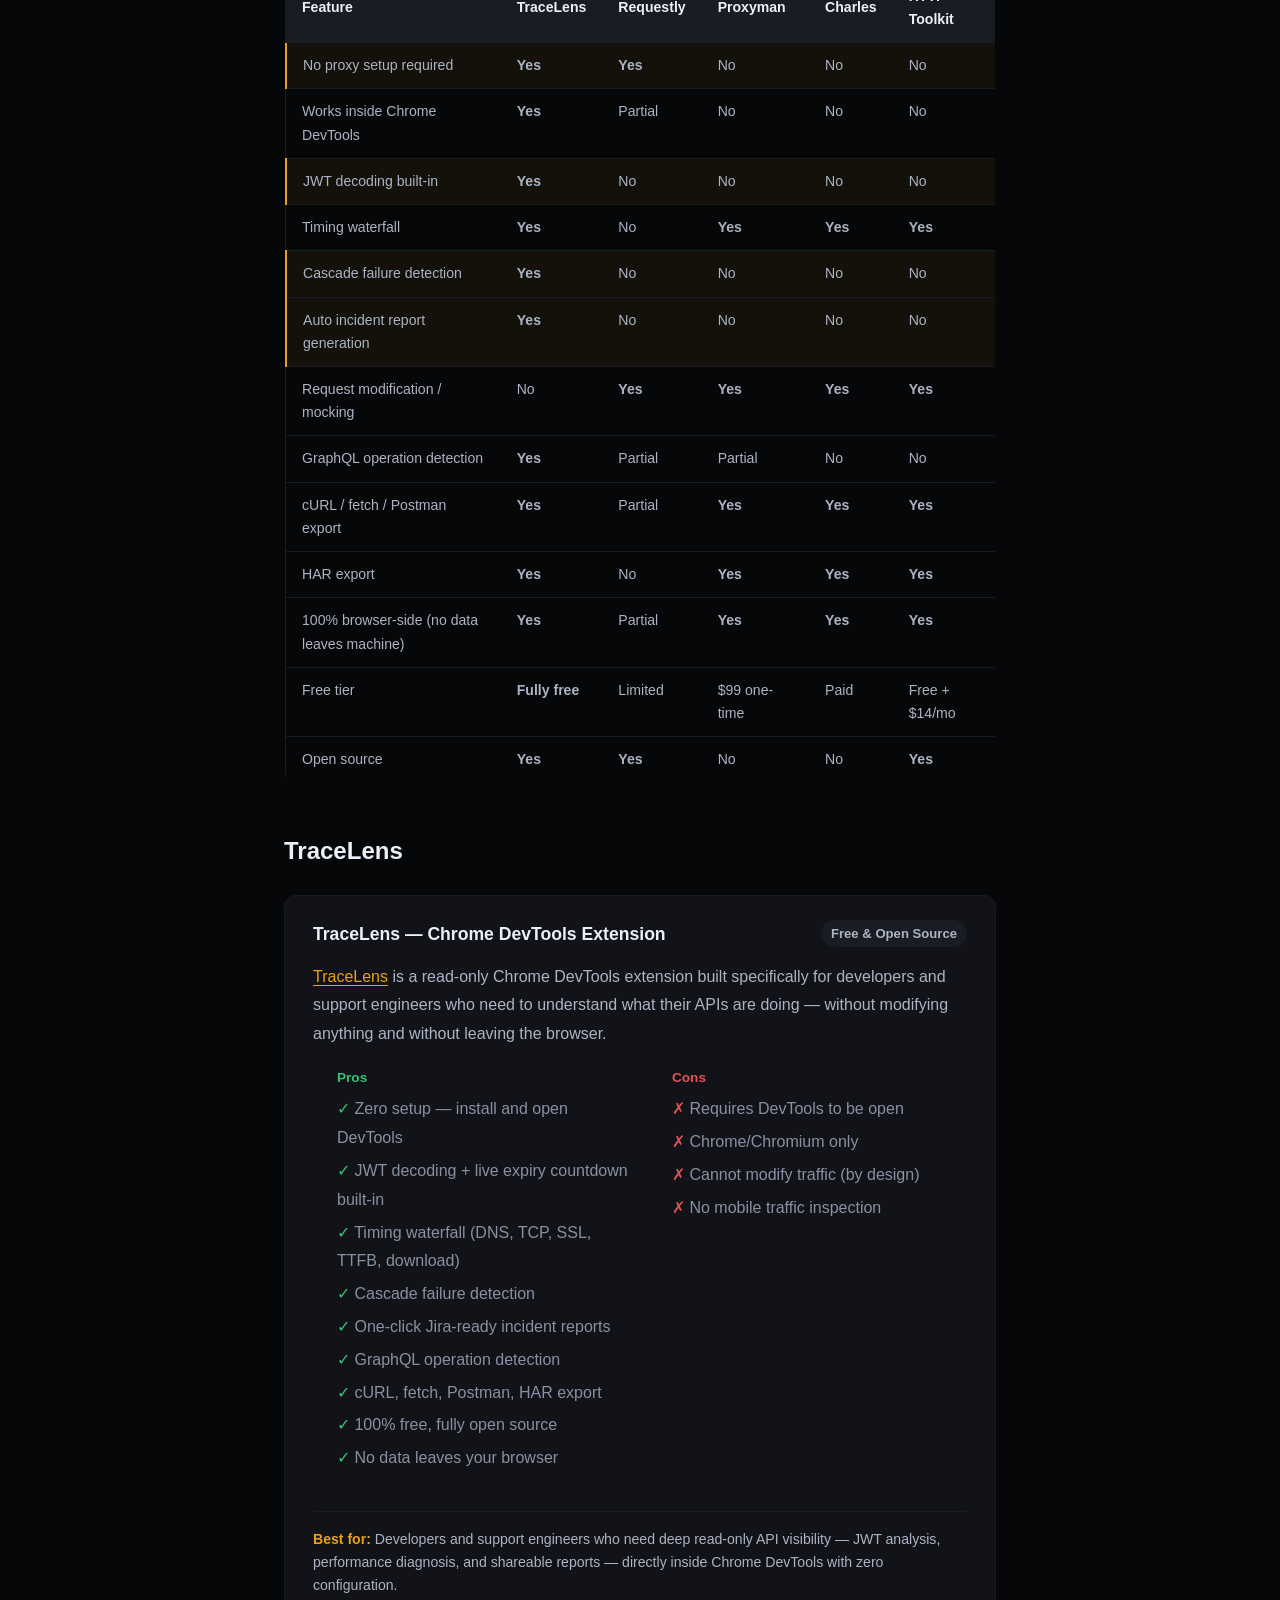
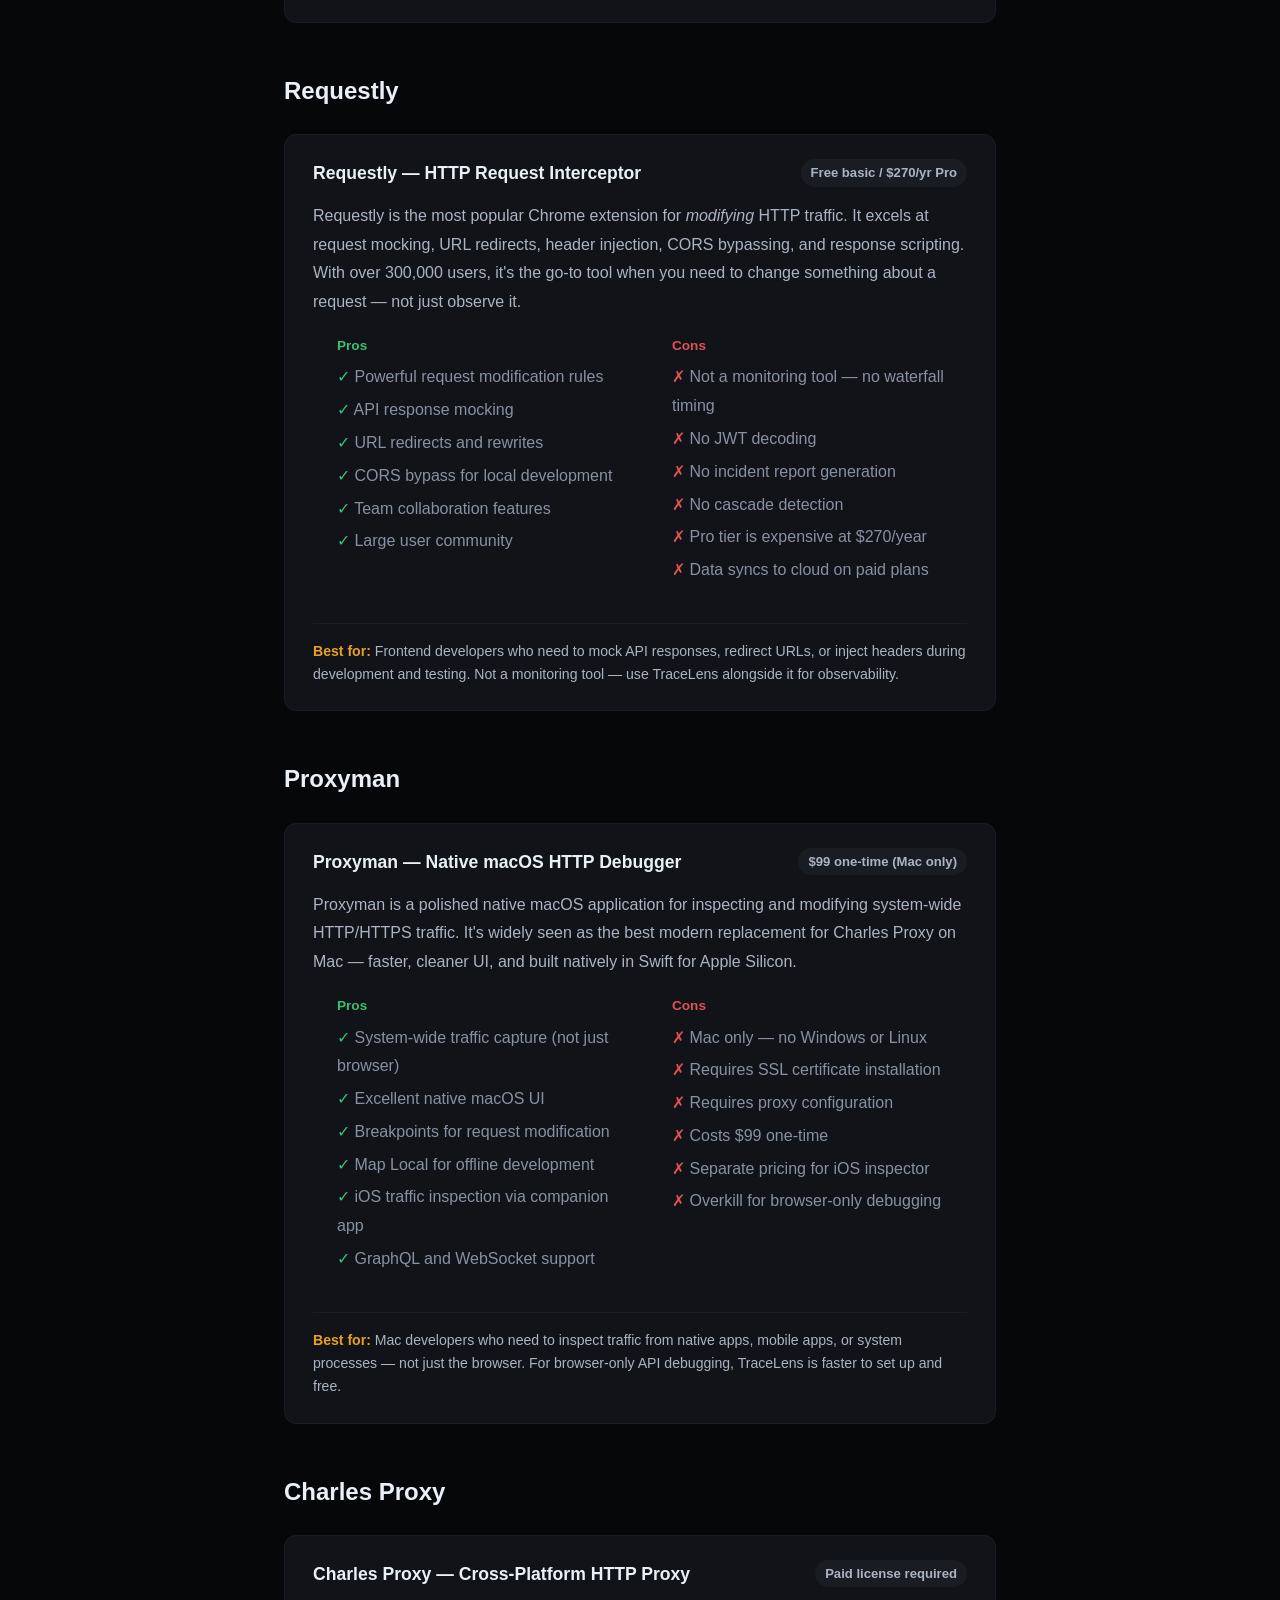
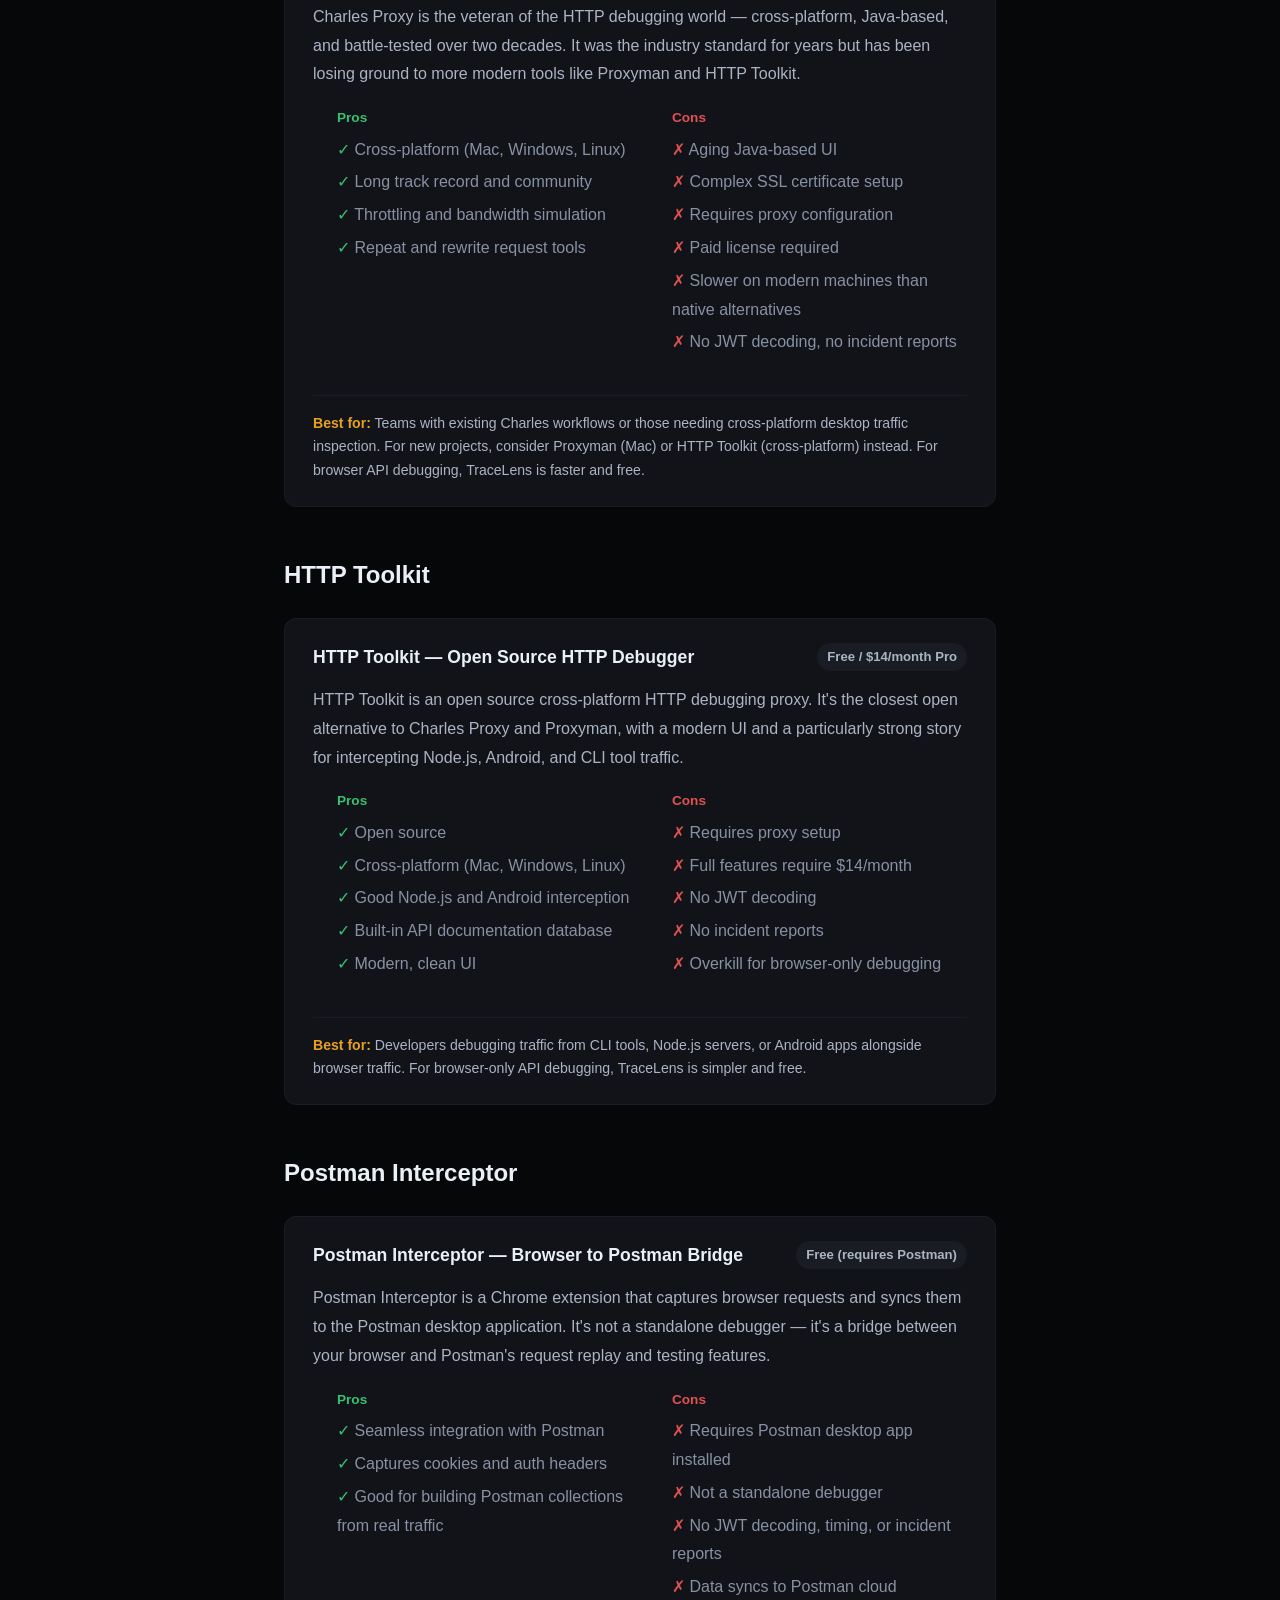
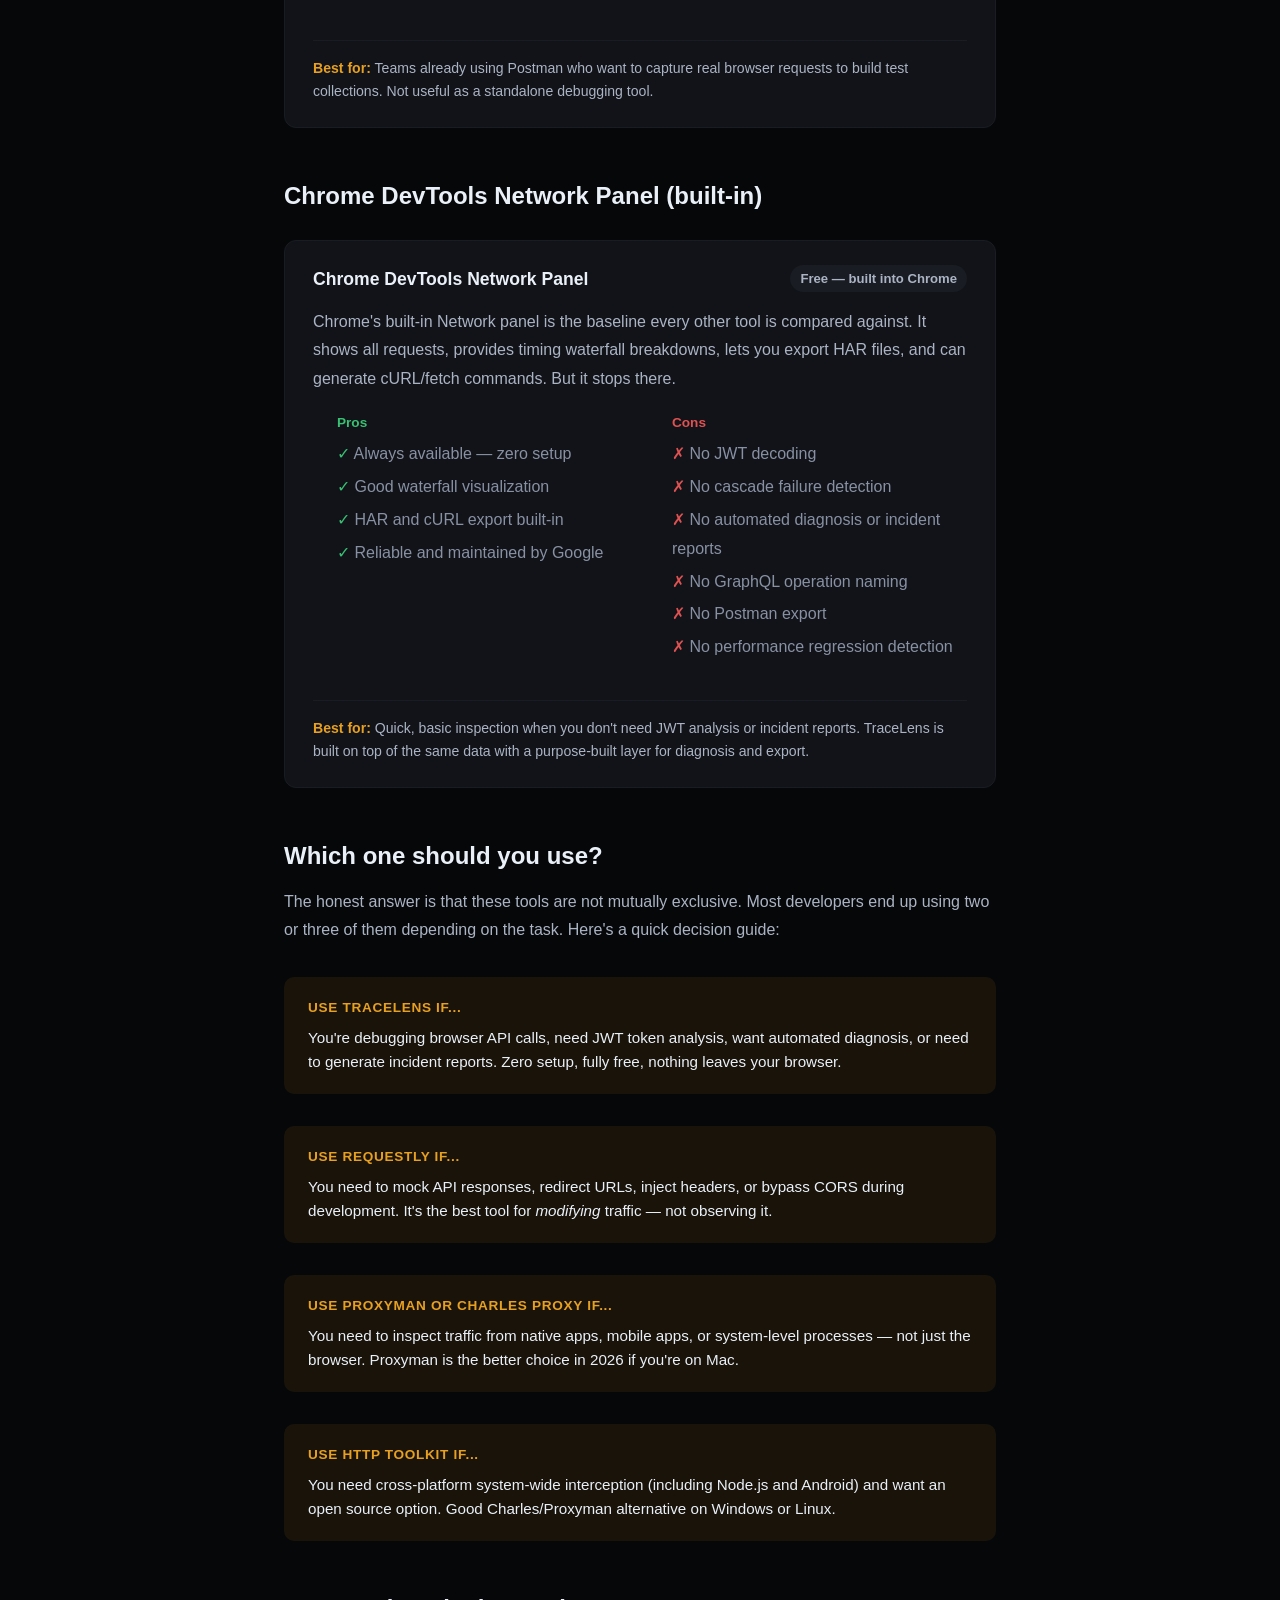
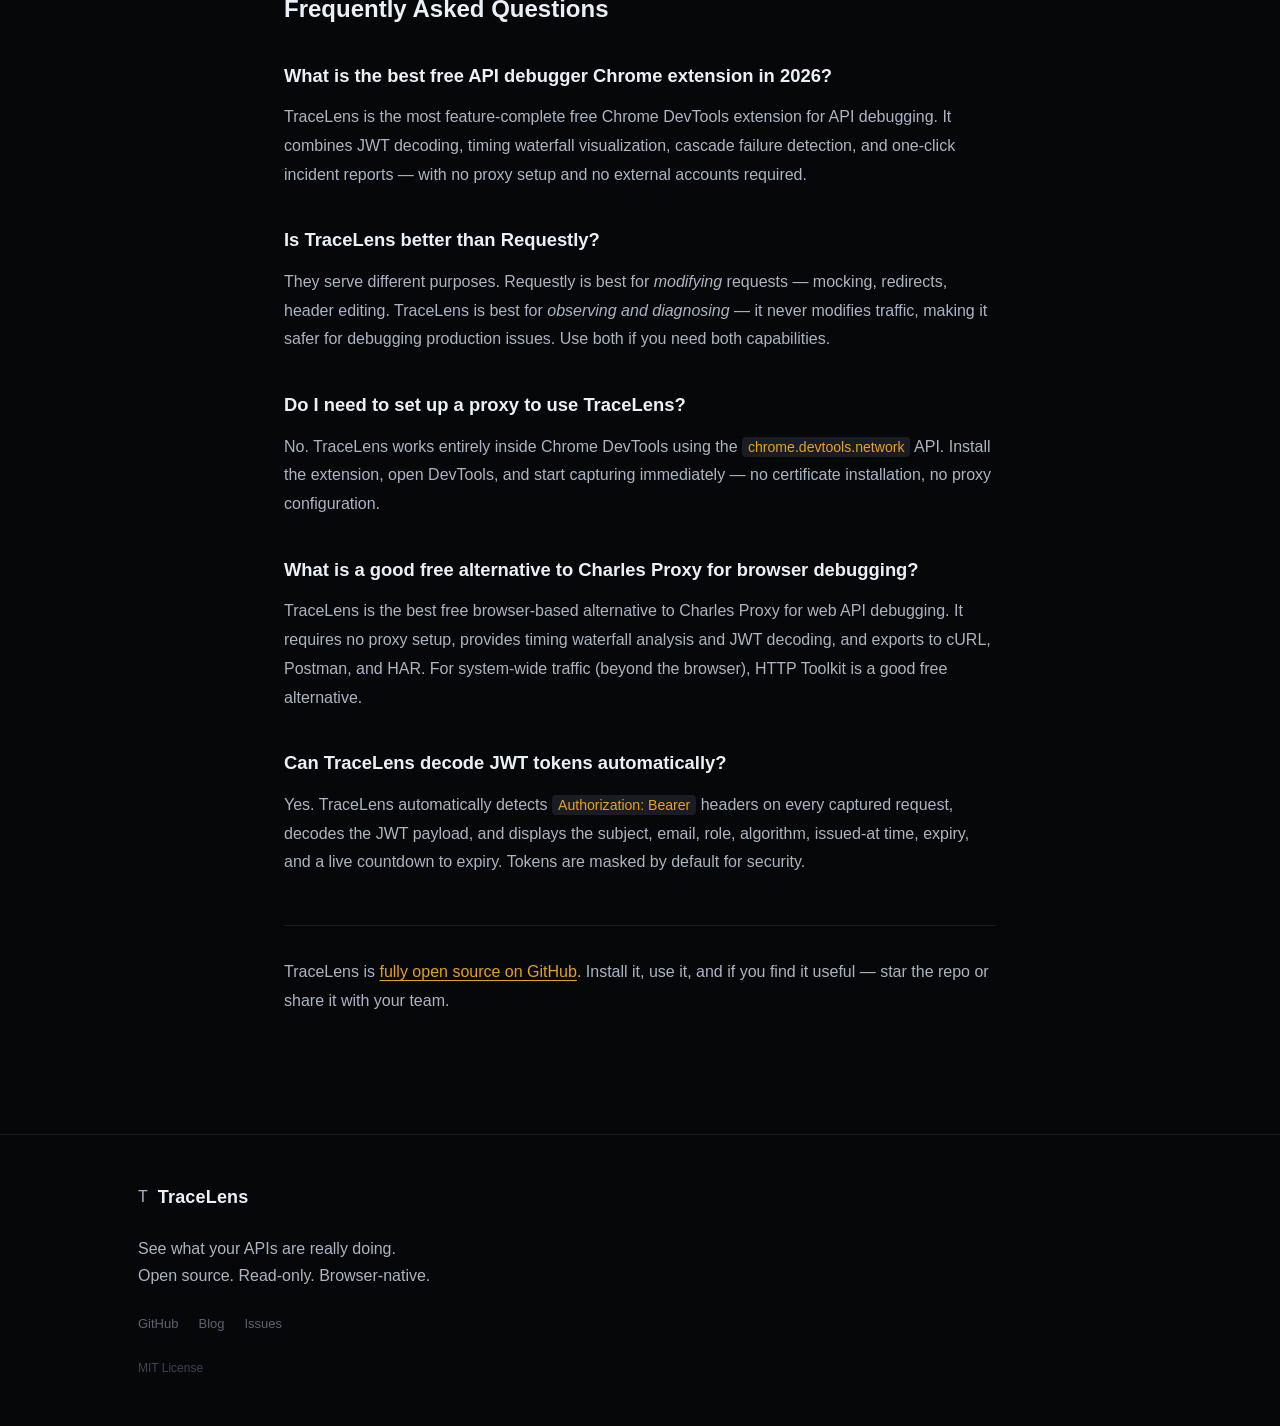
<file: docs/blog/tracelens-vs-requestly-proxyman-charles-api-debugger/index.html>
<!DOCTYPE html>
<html lang="en">
<head>
  <meta charset="utf-8">
  <meta name="viewport" content="width=device-width, initial-scale=1">
  <title>TraceLens vs Requestly vs Proxyman vs Charles Proxy: Best API Debugger in 2026</title>
  <meta name="description" content="Comparing the best API debugging tools in 2026 — TraceLens, Requestly, Proxyman, Charles Proxy, HTTP Toolkit, and Postman Interceptor. Find out which one is right for you.">
  <meta name="keywords" content="tracelens vs requestly, best api debugger chrome extension, charles proxy alternative, proxyman alternative, jwt decoder devtools, network inspector chrome extension, api debugging without proxy, devtools network debugger, chrome devtools api inspector 2026">
  <meta name="robots" content="index, follow">
  <link rel="canonical" href="https://tracelens.site/blog/tracelens-vs-requestly-proxyman-charles-api-debugger/">
  <link rel="alternate" type="text/markdown" href="https://tracelens.site/blog/tracelens-vs-requestly-proxyman-charles-api-debugger.md">
  <link rel="icon" type="image/png" sizes="16x16" href="/favicon-16.png">
  <link rel="icon" type="image/png" sizes="48x48" href="/favicon-48.png">
  <link rel="apple-touch-icon" sizes="128x128" href="/favicon-128.png">

  <!-- Open Graph -->
  <meta property="og:type" content="article">
  <meta property="og:url" content="https://tracelens.site/blog/tracelens-vs-requestly-proxyman-charles-api-debugger/">
  <meta property="og:title" content="TraceLens vs Requestly vs Proxyman vs Charles Proxy: Best API Debugger in 2026">
  <meta property="og:description" content="A head-to-head comparison of the most popular API debugging tools. Features, pricing, privacy, and when to use each one.">
  <meta property="og:image" content="https://tracelens.site/favicon-128.png">
  <meta property="og:site_name" content="TraceLens">
  <meta name="twitter:card" content="summary_large_image">
  <meta name="twitter:title" content="TraceLens vs Requestly vs Proxyman vs Charles Proxy: Best API Debugger in 2026">
  <meta name="twitter:description" content="A head-to-head comparison of the most popular API debugging tools in 2026.">
  <meta name="twitter:image" content="https://tracelens.site/favicon-128.png">

  <!-- Structured Data -->
  <script type="application/ld+json">
  {
    "@context": "https://schema.org",
    "@type": "Article",
    "headline": "TraceLens vs Requestly vs Proxyman vs Charles Proxy: Best API Debugger in 2026",
    "description": "A head-to-head comparison of the most popular API debugging tools in 2026 — TraceLens, Requestly, Proxyman, Charles Proxy, HTTP Toolkit, and Postman Interceptor.",
    "url": "https://tracelens.site/blog/tracelens-vs-requestly-proxyman-charles-api-debugger/",
    "datePublished": "2026-03-15",
    "dateModified": "2026-03-15",
    "author": {
      "@type": "Person",
      "name": "Siddharthachuahan9"
    },
    "publisher": {
      "@type": "Organization",
      "name": "TraceLens",
      "url": "https://tracelens.site"
    },
    "mainEntityOfPage": {
      "@type": "WebPage",
      "@id": "https://tracelens.site/blog/tracelens-vs-requestly-proxyman-charles-api-debugger/"
    }
  }
  </script>

  <!-- FAQ Structured Data -->
  <script type="application/ld+json">
  {
    "@context": "https://schema.org",
    "@type": "FAQPage",
    "mainEntity": [
      {
        "@type": "Question",
        "name": "What is the best free API debugger Chrome extension in 2026?",
        "acceptedAnswer": {
          "@type": "Answer",
          "text": "TraceLens is the most feature-complete free Chrome DevTools extension for API debugging in 2026. It combines JWT decoding, timing waterfall visualization, cascade failure detection, and one-click incident reports — all without requiring a proxy setup or external accounts."
        }
      },
      {
        "@type": "Question",
        "name": "Is TraceLens better than Requestly?",
        "acceptedAnswer": {
          "@type": "Answer",
          "text": "They serve different purposes. Requestly is best for modifying requests (mocking, redirects, header editing). TraceLens is best for observing and diagnosing — it never modifies traffic, making it safer for production debugging. If you need read-only network monitoring with JWT decoding and incident reports, TraceLens is the better choice."
        }
      },
      {
        "@type": "Question",
        "name": "Do I need to set up a proxy to use TraceLens?",
        "acceptedAnswer": {
          "@type": "Answer",
          "text": "No. TraceLens works entirely inside Chrome DevTools using the chrome.devtools.network API. No proxy configuration needed. Install the extension, open DevTools, and start capturing immediately."
        }
      },
      {
        "@type": "Question",
        "name": "What is a good free alternative to Charles Proxy or Proxyman?",
        "acceptedAnswer": {
          "@type": "Answer",
          "text": "TraceLens is a free browser-based alternative to Charles Proxy and Proxyman for web API debugging. It requires no proxy setup, captures all API requests inside Chrome DevTools, and provides timing waterfall analysis, JWT decoding, and export to cURL, Postman, and HAR."
        }
      }
    ]
  }
  </script>

  <link rel="preconnect" href="https://fonts.googleapis.com">
  <link rel="preconnect" href="https://fonts.gstatic.com" crossorigin>
  <link href="https://fonts.googleapis.com/css2?family=Space+Grotesk:wght@400;500;600;700&family=JetBrains+Mono:wght@400;500&display=swap" rel="stylesheet">
  <link rel="stylesheet" href="../../styles.css">
  <style>
    .article-wrap { max-width: 760px; margin: 0 auto; padding: 40px 24px 100px; }
    .article-back { display: inline-flex; align-items: center; gap: 6px; color: var(--c8); font-size: .88rem; margin-bottom: 40px; transition: color .2s; }
    .article-back:hover { color: var(--amber); }
    .article-tag { display: inline-block; font-size: 11px; font-weight: 600; text-transform: uppercase; letter-spacing: .06em; color: var(--amber); background: var(--amber-dim); border-radius: 4px; padding: 3px 8px; margin-bottom: 20px; }
    .article-title { font-size: clamp(1.6rem, 4vw, 2.4rem); font-weight: 700; color: var(--cW); line-height: 1.25; margin-bottom: 16px; }
    .article-meta { display: flex; align-items: center; gap: 16px; font-size: .85rem; color: var(--c7); margin-bottom: 48px; padding-bottom: 32px; border-bottom: 1px solid var(--c3); }
    .article-body h2 { font-size: 1.5rem; font-weight: 700; color: var(--cW); margin: 52px 0 16px; line-height: 1.3; }
    .article-body h3 { font-size: 1.15rem; font-weight: 600; color: var(--cW); margin: 36px 0 12px; }
    .article-body p { color: var(--c9); line-height: 1.8; margin-bottom: 18px; font-size: 1rem; }
    .article-body ul, .article-body ol { padding-left: 24px; margin-bottom: 18px; }
    .article-body li { color: var(--c9); line-height: 1.8; margin-bottom: 6px; font-size: 1rem; }
    .article-body strong { color: var(--cW); font-weight: 600; }
    .article-body code { font-family: var(--mono); font-size: .88em; background: var(--c3); color: var(--amber); padding: 2px 6px; border-radius: 4px; }
    .article-body a { color: var(--amber); text-decoration: underline; text-underline-offset: 3px; }

    /* Comparison table */
    .compare-table { width: 100%; border-collapse: collapse; margin: 28px 0 36px; font-size: .88rem; overflow: hidden; border-radius: 10px; border: 1px solid var(--c3); }
    .compare-table th { background: var(--c3); color: var(--cW); font-weight: 600; padding: 12px 16px; text-align: left; }
    .compare-table td { padding: 11px 16px; border-bottom: 1px solid var(--c3); color: var(--c9); vertical-align: top; }
    .compare-table tr:last-child td { border-bottom: none; }
    .compare-table tr:hover td { background: var(--c2); }
    .yes { color: var(--green); font-weight: 600; }
    .no { color: var(--red); }
    .partial { color: var(--yellow); }
    .winner-row td { background: rgba(232,160,32,.06); }
    .winner-row td:first-child { border-left: 3px solid var(--amber); }

    /* Tool card */
    .tool-card { background: var(--c2); border: 1px solid var(--c3); border-radius: 12px; padding: 24px 28px; margin: 28px 0; }
    .tool-card-header { display: flex; align-items: flex-start; justify-content: space-between; gap: 16px; margin-bottom: 14px; flex-wrap: wrap; }
    .tool-card h3 { font-size: 1.1rem; font-weight: 700; color: var(--cW); margin: 0; }
    .tool-price { font-size: .82rem; font-weight: 600; background: var(--c3); color: var(--c9); padding: 3px 10px; border-radius: 20px; white-space: nowrap; }
    .tool-verdict { margin-top: 16px; padding-top: 16px; border-top: 1px solid var(--c3); font-size: .88rem; }
    .tool-verdict strong { color: var(--amber); }
    .pros-cons { display: grid; grid-template-columns: 1fr 1fr; gap: 16px; margin-top: 14px; }
    .pros, .cons { font-size: .85rem; }
    .pros strong { color: var(--green); display: block; margin-bottom: 6px; }
    .cons strong { color: var(--red); display: block; margin-bottom: 6px; }
    .pros li, .cons li { list-style: none; padding: 0; color: var(--c8); margin-bottom: 4px; }
    .pros li::before { content: '✓ '; color: var(--green); }
    .cons li::before { content: '✗ '; color: var(--red); }

    /* Verdict box */
    .verdict-box { background: var(--amber-dim); border: 1px solid var(--amber-glow); border-radius: 10px; padding: 20px 24px; margin: 32px 0; }
    .verdict-box strong { color: var(--amber); display: block; margin-bottom: 6px; font-size: .85rem; text-transform: uppercase; letter-spacing: .05em; }
    .verdict-box p { color: var(--cW); margin: 0; font-size: .95rem; line-height: 1.6; }

    /* TOC */
    .toc { background: var(--c2); border: 1px solid var(--c3); border-radius: 10px; padding: 20px 24px; margin: 0 0 40px; }
    .toc strong { color: var(--cW); display: block; margin-bottom: 10px; font-size: .9rem; }
    .toc ol { padding-left: 20px; margin: 0; }
    .toc li { margin-bottom: 6px; }
    .toc a { color: var(--c8); font-size: .88rem; text-decoration: none; transition: color .2s; }
    .toc a:hover { color: var(--amber); }

    @media (max-width: 600px) {
      .pros-cons { grid-template-columns: 1fr; }
      .tool-card-header { flex-direction: column; }
    }
  </style>
</head>
<body>
  <div class="grain" aria-hidden="true"></div>

  <nav class="nav">
    <div class="nav-inner">
      <a href="/" class="nav-brand">
        <span class="nav-logo">T</span>
        <span class="nav-name">TraceLens</span>
      </a>
      <div class="nav-links">
        <a href="/#features">Features</a>
        <a href="/#how-it-works">How It Works</a>
        <a href="/blog/">Blog</a>
        <a href="https://github.com/Siddharthachuahan9/TRACELENS" class="nav-gh" target="_blank" rel="noopener">
          <svg width="18" height="18" viewBox="0 0 16 16" fill="currentColor"><path d="M8 0C3.58 0 0 3.58 0 8c0 3.54 2.29 6.53 5.47 7.59.4.07.55-.17.55-.38 0-.19-.01-.82-.01-1.49-2.01.37-2.53-.49-2.69-.94-.09-.23-.48-.94-.82-1.13-.28-.15-.68-.52-.01-.53.63-.01 1.08.58 1.23.82.72 1.21 1.87.87 2.33.66.07-.52.28-.87.51-1.07-1.78-.2-3.64-.89-3.64-3.95 0-.87.31-1.59.82-2.15-.08-.2-.36-1.02.08-2.12 0 0 .67-.21 2.2.82.64-.18 1.32-.27 2-.27.68 0 1.36.09 2 .27 1.53-1.04 2.2-.82 2.2-.82.44 1.1.16 1.92.08 2.12.51.56.82 1.27.82 2.15 0 3.07-1.87 3.75-3.65 3.95.29.25.54.73.54 1.48 0 1.07-.01 1.93-.01 2.2 0 .21.15.46.55.38A8.013 8.013 0 0016 8c0-4.42-3.58-8-8-8z"/></svg>
          GitHub
        </a>
      </div>
    </div>
  </nav>

  <div class="article-wrap">
    <a href="/blog/" class="article-back">← Back to Blog</a>

    <span class="article-tag">Comparison</span>
    <h1 class="article-title">TraceLens vs Requestly vs Proxyman vs Charles Proxy: Best API Debugger in 2026</h1>

    <div class="article-meta">
      <span>March 15, 2026</span>
      <span>·</span>
      <span>8 min read</span>
      <span>·</span>
      <span>API Debugging, DevTools, Chrome Extensions</span>
    </div>

    <div class="toc">
      <strong>Table of Contents</strong>
      <ol>
        <li><a href="#what-to-look-for">What to look for in an API debugger</a></li>
        <li><a href="#comparison-table">Full feature comparison table</a></li>
        <li><a href="#tracelens">TraceLens</a></li>
        <li><a href="#requestly">Requestly</a></li>
        <li><a href="#proxyman">Proxyman</a></li>
        <li><a href="#charles-proxy">Charles Proxy</a></li>
        <li><a href="#http-toolkit">HTTP Toolkit</a></li>
        <li><a href="#postman-interceptor">Postman Interceptor</a></li>
        <li><a href="#chrome-devtools">Chrome DevTools Network Panel</a></li>
        <li><a href="#verdict">Which one should you use?</a></li>
        <li><a href="#faq">FAQ</a></li>
      </ol>
    </div>

    <div class="article-body">

      <p>If you debug APIs for a living — whether you're a frontend developer, support engineer, or QA — you've probably felt the friction: switching between tabs, copying tokens to jwt.io, setting up proxy certificates, digging through raw Chrome Network panels trying to figure out why a request took 3 seconds.</p>

      <p>In 2026, there are more API debugging tools than ever. But they're not all built for the same job. In this guide, we compare the most popular options head-to-head — <strong>TraceLens, Requestly, Proxyman, Charles Proxy, HTTP Toolkit, Postman Interceptor, and Chrome's built-in Network panel</strong> — so you can pick the right tool for your workflow.</p>

      <h2 id="what-to-look-for">What to look for in an API debugger</h2>

      <p>Before diving into tools, it helps to know what actually matters when choosing one. Here are the five criteria we used for this comparison:</p>

      <ul>
        <li><strong>Setup friction</strong> — Does it require proxy configuration, certificate installation, or external accounts?</li>
        <li><strong>Read-only vs. modifying</strong> — Does it just observe, or does it intercept and change traffic?</li>
        <li><strong>Privacy</strong> — Does captured data leave your machine?</li>
        <li><strong>Depth of analysis</strong> — Timing waterfall, JWT decoding, diagnosis, pattern detection?</li>
        <li><strong>Export & sharing</strong> — Can you share findings with teammates quickly?</li>
      </ul>

      <h2 id="comparison-table">Full feature comparison table</h2>

      <table class="compare-table">
        <thead>
          <tr>
            <th>Feature</th>
            <th>TraceLens</th>
            <th>Requestly</th>
            <th>Proxyman</th>
            <th>Charles</th>
            <th>HTTP Toolkit</th>
          </tr>
        </thead>
        <tbody>
          <tr class="winner-row">
            <td>No proxy setup required</td>
            <td class="yes">Yes</td>
            <td class="yes">Yes</td>
            <td class="no">No</td>
            <td class="no">No</td>
            <td class="no">No</td>
          </tr>
          <tr>
            <td>Works inside Chrome DevTools</td>
            <td class="yes">Yes</td>
            <td class="partial">Partial</td>
            <td class="no">No</td>
            <td class="no">No</td>
            <td class="no">No</td>
          </tr>
          <tr class="winner-row">
            <td>JWT decoding built-in</td>
            <td class="yes">Yes</td>
            <td class="no">No</td>
            <td class="no">No</td>
            <td class="no">No</td>
            <td class="no">No</td>
          </tr>
          <tr>
            <td>Timing waterfall</td>
            <td class="yes">Yes</td>
            <td class="no">No</td>
            <td class="yes">Yes</td>
            <td class="yes">Yes</td>
            <td class="yes">Yes</td>
          </tr>
          <tr class="winner-row">
            <td>Cascade failure detection</td>
            <td class="yes">Yes</td>
            <td class="no">No</td>
            <td class="no">No</td>
            <td class="no">No</td>
            <td class="no">No</td>
          </tr>
          <tr class="winner-row">
            <td>Auto incident report generation</td>
            <td class="yes">Yes</td>
            <td class="no">No</td>
            <td class="no">No</td>
            <td class="no">No</td>
            <td class="no">No</td>
          </tr>
          <tr>
            <td>Request modification / mocking</td>
            <td class="no">No</td>
            <td class="yes">Yes</td>
            <td class="yes">Yes</td>
            <td class="yes">Yes</td>
            <td class="yes">Yes</td>
          </tr>
          <tr>
            <td>GraphQL operation detection</td>
            <td class="yes">Yes</td>
            <td class="partial">Partial</td>
            <td class="partial">Partial</td>
            <td class="no">No</td>
            <td class="no">No</td>
          </tr>
          <tr>
            <td>cURL / fetch / Postman export</td>
            <td class="yes">Yes</td>
            <td class="partial">Partial</td>
            <td class="yes">Yes</td>
            <td class="yes">Yes</td>
            <td class="yes">Yes</td>
          </tr>
          <tr>
            <td>HAR export</td>
            <td class="yes">Yes</td>
            <td class="no">No</td>
            <td class="yes">Yes</td>
            <td class="yes">Yes</td>
            <td class="yes">Yes</td>
          </tr>
          <tr>
            <td>100% browser-side (no data leaves machine)</td>
            <td class="yes">Yes</td>
            <td class="partial">Partial</td>
            <td class="yes">Yes</td>
            <td class="yes">Yes</td>
            <td class="yes">Yes</td>
          </tr>
          <tr>
            <td>Free tier</td>
            <td class="yes">Fully free</td>
            <td class="partial">Limited</td>
            <td class="no">$99 one-time</td>
            <td class="no">Paid</td>
            <td class="partial">Free + $14/mo</td>
          </tr>
          <tr>
            <td>Open source</td>
            <td class="yes">Yes</td>
            <td class="yes">Yes</td>
            <td class="no">No</td>
            <td class="no">No</td>
            <td class="yes">Yes</td>
          </tr>
        </tbody>
      </table>

      <h2 id="tracelens">TraceLens</h2>

      <div class="tool-card">
        <div class="tool-card-header">
          <h3>TraceLens — Chrome DevTools Extension</h3>
          <span class="tool-price">Free & Open Source</span>
        </div>
        <p><a href="https://tracelens.site">TraceLens</a> is a read-only Chrome DevTools extension built specifically for developers and support engineers who need to understand what their APIs are doing — without modifying anything and without leaving the browser.</p>
        <div class="pros-cons">
          <ul class="pros">
            <strong>Pros</strong>
            <li>Zero setup — install and open DevTools</li>
            <li>JWT decoding + live expiry countdown built-in</li>
            <li>Timing waterfall (DNS, TCP, SSL, TTFB, download)</li>
            <li>Cascade failure detection</li>
            <li>One-click Jira-ready incident reports</li>
            <li>GraphQL operation detection</li>
            <li>cURL, fetch, Postman, HAR export</li>
            <li>100% free, fully open source</li>
            <li>No data leaves your browser</li>
          </ul>
          <ul class="cons">
            <strong>Cons</strong>
            <li>Requires DevTools to be open</li>
            <li>Chrome/Chromium only</li>
            <li>Cannot modify traffic (by design)</li>
            <li>No mobile traffic inspection</li>
          </ul>
        </div>
        <div class="tool-verdict">
          <strong>Best for:</strong> Developers and support engineers who need deep read-only API visibility — JWT analysis, performance diagnosis, and shareable reports — directly inside Chrome DevTools with zero configuration.
        </div>
      </div>

      <h2 id="requestly">Requestly</h2>

      <div class="tool-card">
        <div class="tool-card-header">
          <h3>Requestly — HTTP Request Interceptor</h3>
          <span class="tool-price">Free basic / $270/yr Pro</span>
        </div>
        <p>Requestly is the most popular Chrome extension for <em>modifying</em> HTTP traffic. It excels at request mocking, URL redirects, header injection, CORS bypassing, and response scripting. With over 300,000 users, it's the go-to tool when you need to change something about a request — not just observe it.</p>
        <div class="pros-cons">
          <ul class="pros">
            <strong>Pros</strong>
            <li>Powerful request modification rules</li>
            <li>API response mocking</li>
            <li>URL redirects and rewrites</li>
            <li>CORS bypass for local development</li>
            <li>Team collaboration features</li>
            <li>Large user community</li>
          </ul>
          <ul class="cons">
            <strong>Cons</strong>
            <li>Not a monitoring tool — no waterfall timing</li>
            <li>No JWT decoding</li>
            <li>No incident report generation</li>
            <li>No cascade detection</li>
            <li>Pro tier is expensive at $270/year</li>
            <li>Data syncs to cloud on paid plans</li>
          </ul>
        </div>
        <div class="tool-verdict">
          <strong>Best for:</strong> Frontend developers who need to mock API responses, redirect URLs, or inject headers during development and testing. Not a monitoring tool — use TraceLens alongside it for observability.
        </div>
      </div>

      <h2 id="proxyman">Proxyman</h2>

      <div class="tool-card">
        <div class="tool-card-header">
          <h3>Proxyman — Native macOS HTTP Debugger</h3>
          <span class="tool-price">$99 one-time (Mac only)</span>
        </div>
        <p>Proxyman is a polished native macOS application for inspecting and modifying system-wide HTTP/HTTPS traffic. It's widely seen as the best modern replacement for Charles Proxy on Mac — faster, cleaner UI, and built natively in Swift for Apple Silicon.</p>
        <div class="pros-cons">
          <ul class="pros">
            <strong>Pros</strong>
            <li>System-wide traffic capture (not just browser)</li>
            <li>Excellent native macOS UI</li>
            <li>Breakpoints for request modification</li>
            <li>Map Local for offline development</li>
            <li>iOS traffic inspection via companion app</li>
            <li>GraphQL and WebSocket support</li>
          </ul>
          <ul class="cons">
            <strong>Cons</strong>
            <li>Mac only — no Windows or Linux</li>
            <li>Requires SSL certificate installation</li>
            <li>Requires proxy configuration</li>
            <li>Costs $99 one-time</li>
            <li>Separate pricing for iOS inspector</li>
            <li>Overkill for browser-only debugging</li>
          </ul>
        </div>
        <div class="tool-verdict">
          <strong>Best for:</strong> Mac developers who need to inspect traffic from native apps, mobile apps, or system processes — not just the browser. For browser-only API debugging, TraceLens is faster to set up and free.
        </div>
      </div>

      <h2 id="charles-proxy">Charles Proxy</h2>

      <div class="tool-card">
        <div class="tool-card-header">
          <h3>Charles Proxy — Cross-Platform HTTP Proxy</h3>
          <span class="tool-price">Paid license required</span>
        </div>
        <p>Charles Proxy is the veteran of the HTTP debugging world — cross-platform, Java-based, and battle-tested over two decades. It was the industry standard for years but has been losing ground to more modern tools like Proxyman and HTTP Toolkit.</p>
        <div class="pros-cons">
          <ul class="pros">
            <strong>Pros</strong>
            <li>Cross-platform (Mac, Windows, Linux)</li>
            <li>Long track record and community</li>
            <li>Throttling and bandwidth simulation</li>
            <li>Repeat and rewrite request tools</li>
          </ul>
          <ul class="cons">
            <strong>Cons</strong>
            <li>Aging Java-based UI</li>
            <li>Complex SSL certificate setup</li>
            <li>Requires proxy configuration</li>
            <li>Paid license required</li>
            <li>Slower on modern machines than native alternatives</li>
            <li>No JWT decoding, no incident reports</li>
          </ul>
        </div>
        <div class="tool-verdict">
          <strong>Best for:</strong> Teams with existing Charles workflows or those needing cross-platform desktop traffic inspection. For new projects, consider Proxyman (Mac) or HTTP Toolkit (cross-platform) instead. For browser API debugging, TraceLens is faster and free.
        </div>
      </div>

      <h2 id="http-toolkit">HTTP Toolkit</h2>

      <div class="tool-card">
        <div class="tool-card-header">
          <h3>HTTP Toolkit — Open Source HTTP Debugger</h3>
          <span class="tool-price">Free / $14/month Pro</span>
        </div>
        <p>HTTP Toolkit is an open source cross-platform HTTP debugging proxy. It's the closest open alternative to Charles Proxy and Proxyman, with a modern UI and a particularly strong story for intercepting Node.js, Android, and CLI tool traffic.</p>
        <div class="pros-cons">
          <ul class="pros">
            <strong>Pros</strong>
            <li>Open source</li>
            <li>Cross-platform (Mac, Windows, Linux)</li>
            <li>Good Node.js and Android interception</li>
            <li>Built-in API documentation database</li>
            <li>Modern, clean UI</li>
          </ul>
          <ul class="cons">
            <strong>Cons</strong>
            <li>Requires proxy setup</li>
            <li>Full features require $14/month</li>
            <li>No JWT decoding</li>
            <li>No incident reports</li>
            <li>Overkill for browser-only debugging</li>
          </ul>
        </div>
        <div class="tool-verdict">
          <strong>Best for:</strong> Developers debugging traffic from CLI tools, Node.js servers, or Android apps alongside browser traffic. For browser-only API debugging, TraceLens is simpler and free.
        </div>
      </div>

      <h2 id="postman-interceptor">Postman Interceptor</h2>

      <div class="tool-card">
        <div class="tool-card-header">
          <h3>Postman Interceptor — Browser to Postman Bridge</h3>
          <span class="tool-price">Free (requires Postman)</span>
        </div>
        <p>Postman Interceptor is a Chrome extension that captures browser requests and syncs them to the Postman desktop application. It's not a standalone debugger — it's a bridge between your browser and Postman's request replay and testing features.</p>
        <div class="pros-cons">
          <ul class="pros">
            <strong>Pros</strong>
            <li>Seamless integration with Postman</li>
            <li>Captures cookies and auth headers</li>
            <li>Good for building Postman collections from real traffic</li>
          </ul>
          <ul class="cons">
            <strong>Cons</strong>
            <li>Requires Postman desktop app installed</li>
            <li>Not a standalone debugger</li>
            <li>No JWT decoding, timing, or incident reports</li>
            <li>Data syncs to Postman cloud</li>
          </ul>
        </div>
        <div class="tool-verdict">
          <strong>Best for:</strong> Teams already using Postman who want to capture real browser requests to build test collections. Not useful as a standalone debugging tool.
        </div>
      </div>

      <h2 id="chrome-devtools">Chrome DevTools Network Panel (built-in)</h2>

      <div class="tool-card">
        <div class="tool-card-header">
          <h3>Chrome DevTools Network Panel</h3>
          <span class="tool-price">Free — built into Chrome</span>
        </div>
        <p>Chrome's built-in Network panel is the baseline every other tool is compared against. It shows all requests, provides timing waterfall breakdowns, lets you export HAR files, and can generate cURL/fetch commands. But it stops there.</p>
        <div class="pros-cons">
          <ul class="pros">
            <strong>Pros</strong>
            <li>Always available — zero setup</li>
            <li>Good waterfall visualization</li>
            <li>HAR and cURL export built-in</li>
            <li>Reliable and maintained by Google</li>
          </ul>
          <ul class="cons">
            <strong>Cons</strong>
            <li>No JWT decoding</li>
            <li>No cascade failure detection</li>
            <li>No automated diagnosis or incident reports</li>
            <li>No GraphQL operation naming</li>
            <li>No Postman export</li>
            <li>No performance regression detection</li>
          </ul>
        </div>
        <div class="tool-verdict">
          <strong>Best for:</strong> Quick, basic inspection when you don't need JWT analysis or incident reports. TraceLens is built on top of the same data with a purpose-built layer for diagnosis and export.
        </div>
      </div>

      <h2 id="verdict">Which one should you use?</h2>

      <p>The honest answer is that these tools are not mutually exclusive. Most developers end up using two or three of them depending on the task. Here's a quick decision guide:</p>

      <div class="verdict-box">
        <strong>Use TraceLens if...</strong>
        <p>You're debugging browser API calls, need JWT token analysis, want automated diagnosis, or need to generate incident reports. Zero setup, fully free, nothing leaves your browser.</p>
      </div>

      <div class="verdict-box">
        <strong>Use Requestly if...</strong>
        <p>You need to mock API responses, redirect URLs, inject headers, or bypass CORS during development. It's the best tool for <em>modifying</em> traffic — not observing it.</p>
      </div>

      <div class="verdict-box">
        <strong>Use Proxyman or Charles Proxy if...</strong>
        <p>You need to inspect traffic from native apps, mobile apps, or system-level processes — not just the browser. Proxyman is the better choice in 2026 if you're on Mac.</p>
      </div>

      <div class="verdict-box">
        <strong>Use HTTP Toolkit if...</strong>
        <p>You need cross-platform system-wide interception (including Node.js and Android) and want an open source option. Good Charles/Proxyman alternative on Windows or Linux.</p>
      </div>

      <h2 id="faq">Frequently Asked Questions</h2>

      <h3>What is the best free API debugger Chrome extension in 2026?</h3>
      <p>TraceLens is the most feature-complete free Chrome DevTools extension for API debugging. It combines JWT decoding, timing waterfall visualization, cascade failure detection, and one-click incident reports — with no proxy setup and no external accounts required.</p>

      <h3>Is TraceLens better than Requestly?</h3>
      <p>They serve different purposes. Requestly is best for <em>modifying</em> requests — mocking, redirects, header editing. TraceLens is best for <em>observing and diagnosing</em> — it never modifies traffic, making it safer for debugging production issues. Use both if you need both capabilities.</p>

      <h3>Do I need to set up a proxy to use TraceLens?</h3>
      <p>No. TraceLens works entirely inside Chrome DevTools using the <code>chrome.devtools.network</code> API. Install the extension, open DevTools, and start capturing immediately — no certificate installation, no proxy configuration.</p>

      <h3>What is a good free alternative to Charles Proxy for browser debugging?</h3>
      <p>TraceLens is the best free browser-based alternative to Charles Proxy for web API debugging. It requires no proxy setup, provides timing waterfall analysis and JWT decoding, and exports to cURL, Postman, and HAR. For system-wide traffic (beyond the browser), HTTP Toolkit is a good free alternative.</p>

      <h3>Can TraceLens decode JWT tokens automatically?</h3>
      <p>Yes. TraceLens automatically detects <code>Authorization: Bearer</code> headers on every captured request, decodes the JWT payload, and displays the subject, email, role, algorithm, issued-at time, expiry, and a live countdown to expiry. Tokens are masked by default for security.</p>

      <hr style="border:none;border-top:1px solid var(--c3);margin:48px 0 32px;">

      <p>TraceLens is <a href="https://github.com/Siddharthachuahan9/TRACELENS" target="_blank" rel="noopener">fully open source on GitHub</a>. Install it, use it, and if you find it useful — star the repo or share it with your team.</p>

    </div>
  </div>

  <footer class="footer">
    <div class="container">
      <div class="footer-inner">
        <div class="footer-brand">
          <span class="nav-logo">T</span>
          <span class="nav-name">TraceLens</span>
        </div>
        <p class="footer-desc">See what your APIs are really doing.<br>Open source. Read-only. Browser-native.</p>
        <div class="footer-links">
          <a href="https://github.com/Siddharthachuahan9/TRACELENS" target="_blank" rel="noopener">GitHub</a>
          <a href="/blog/">Blog</a>
          <a href="https://github.com/Siddharthachuahan9/TRACELENS/issues" target="_blank" rel="noopener">Issues</a>
        </div>
        <p class="footer-copy">MIT License</p>
      </div>
    </div>
  </footer>
</body>
</html>
</file>
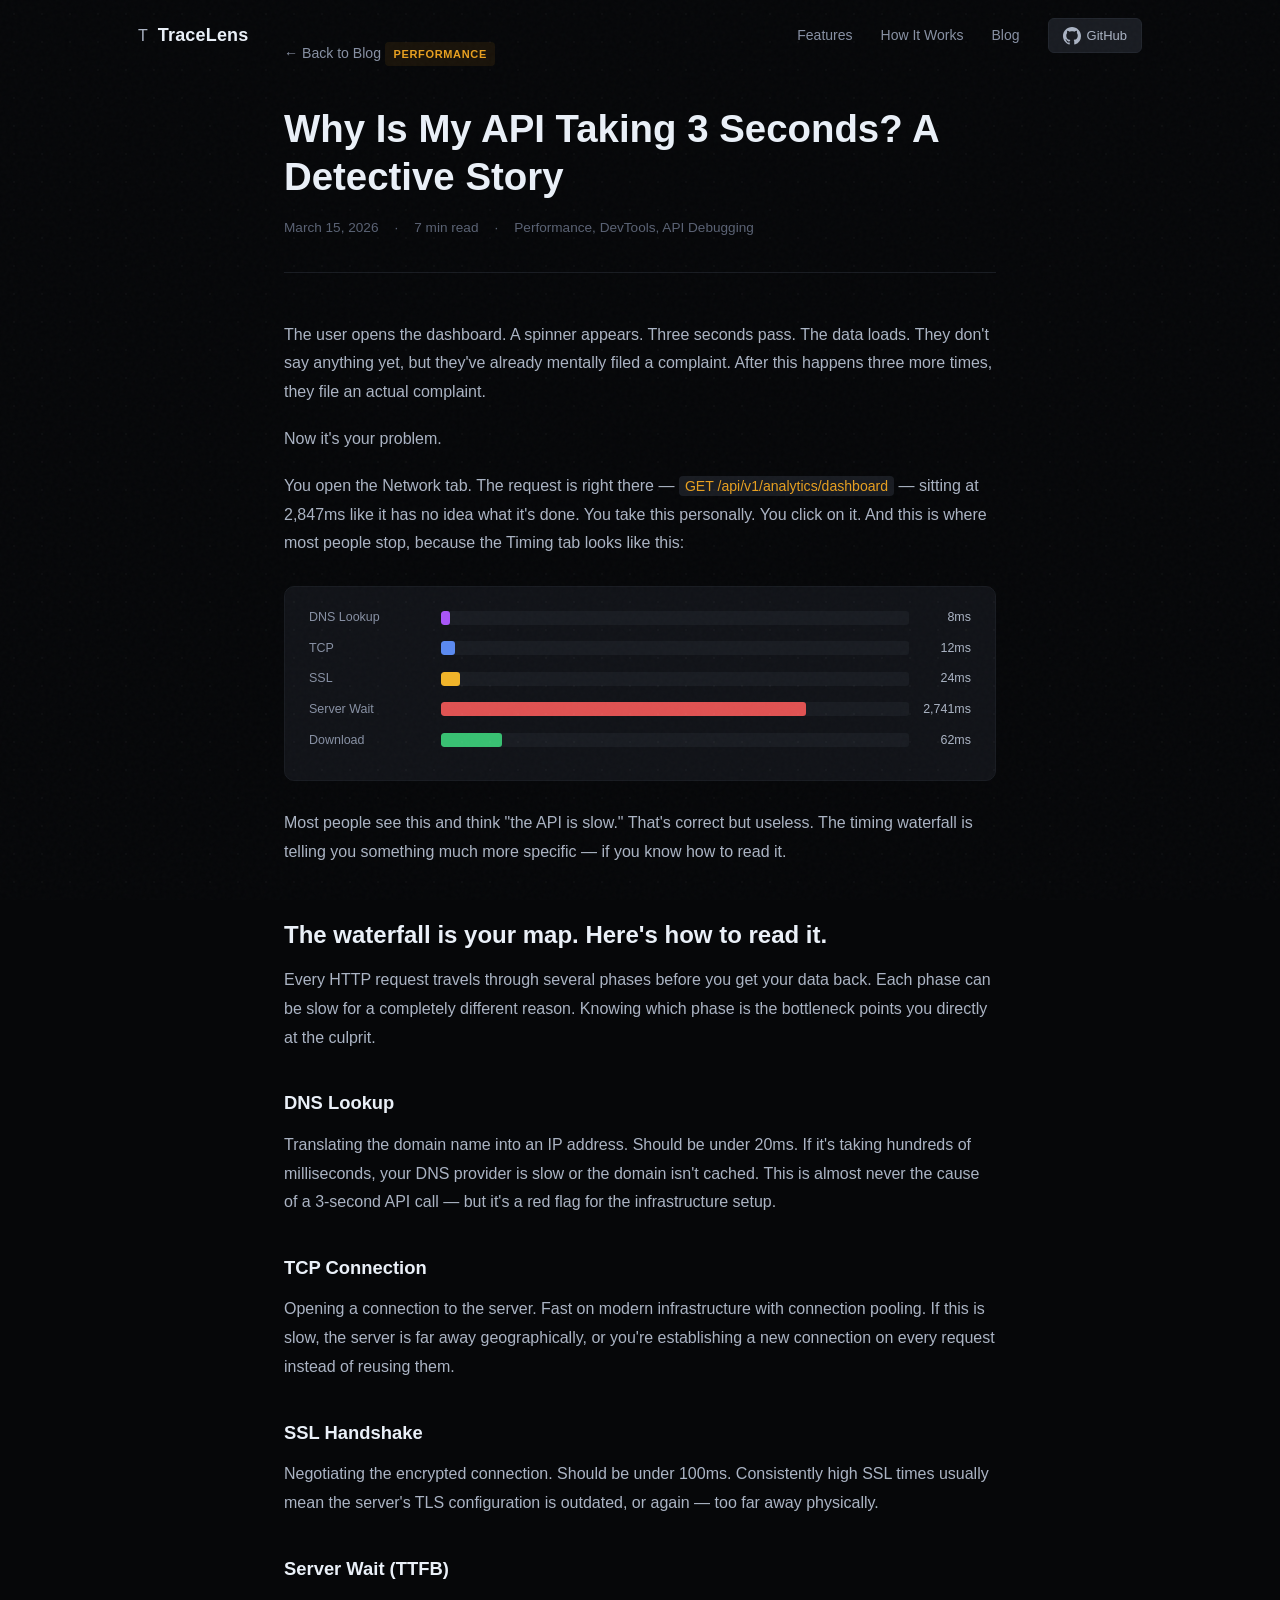
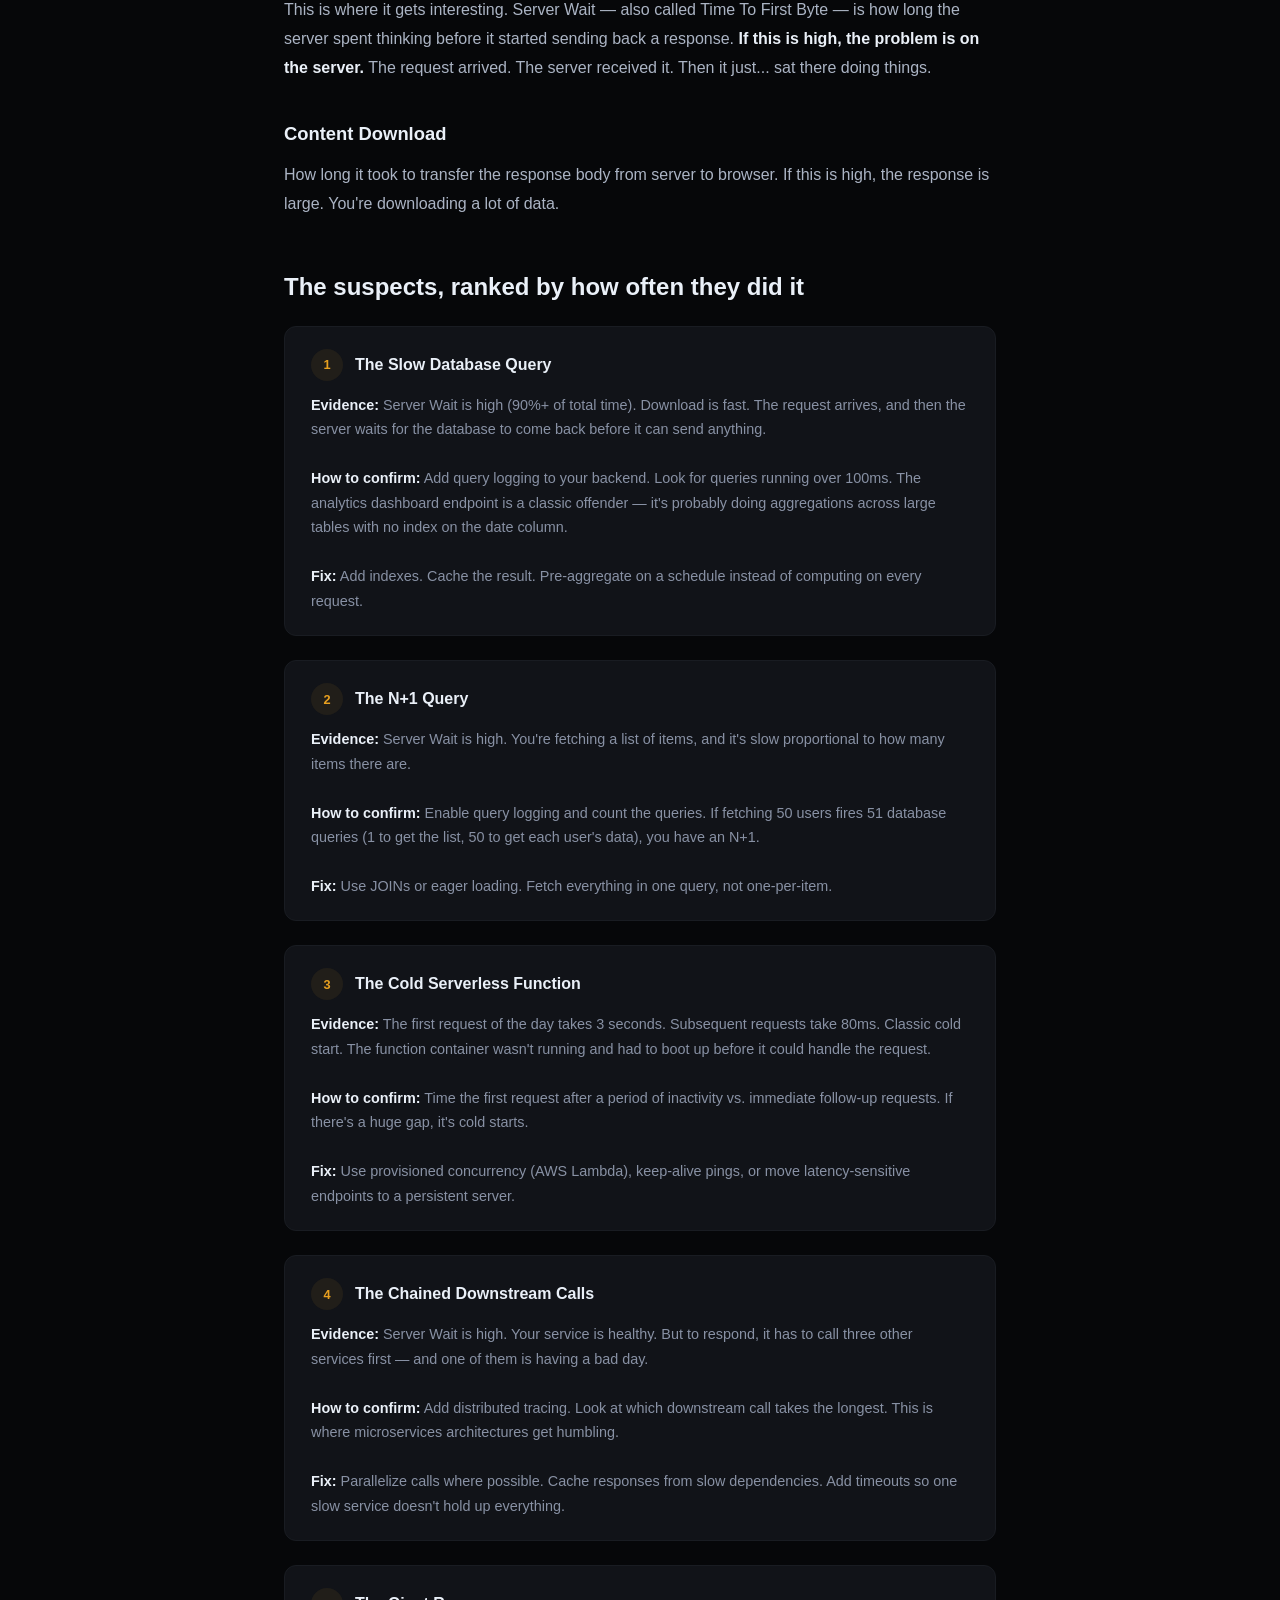
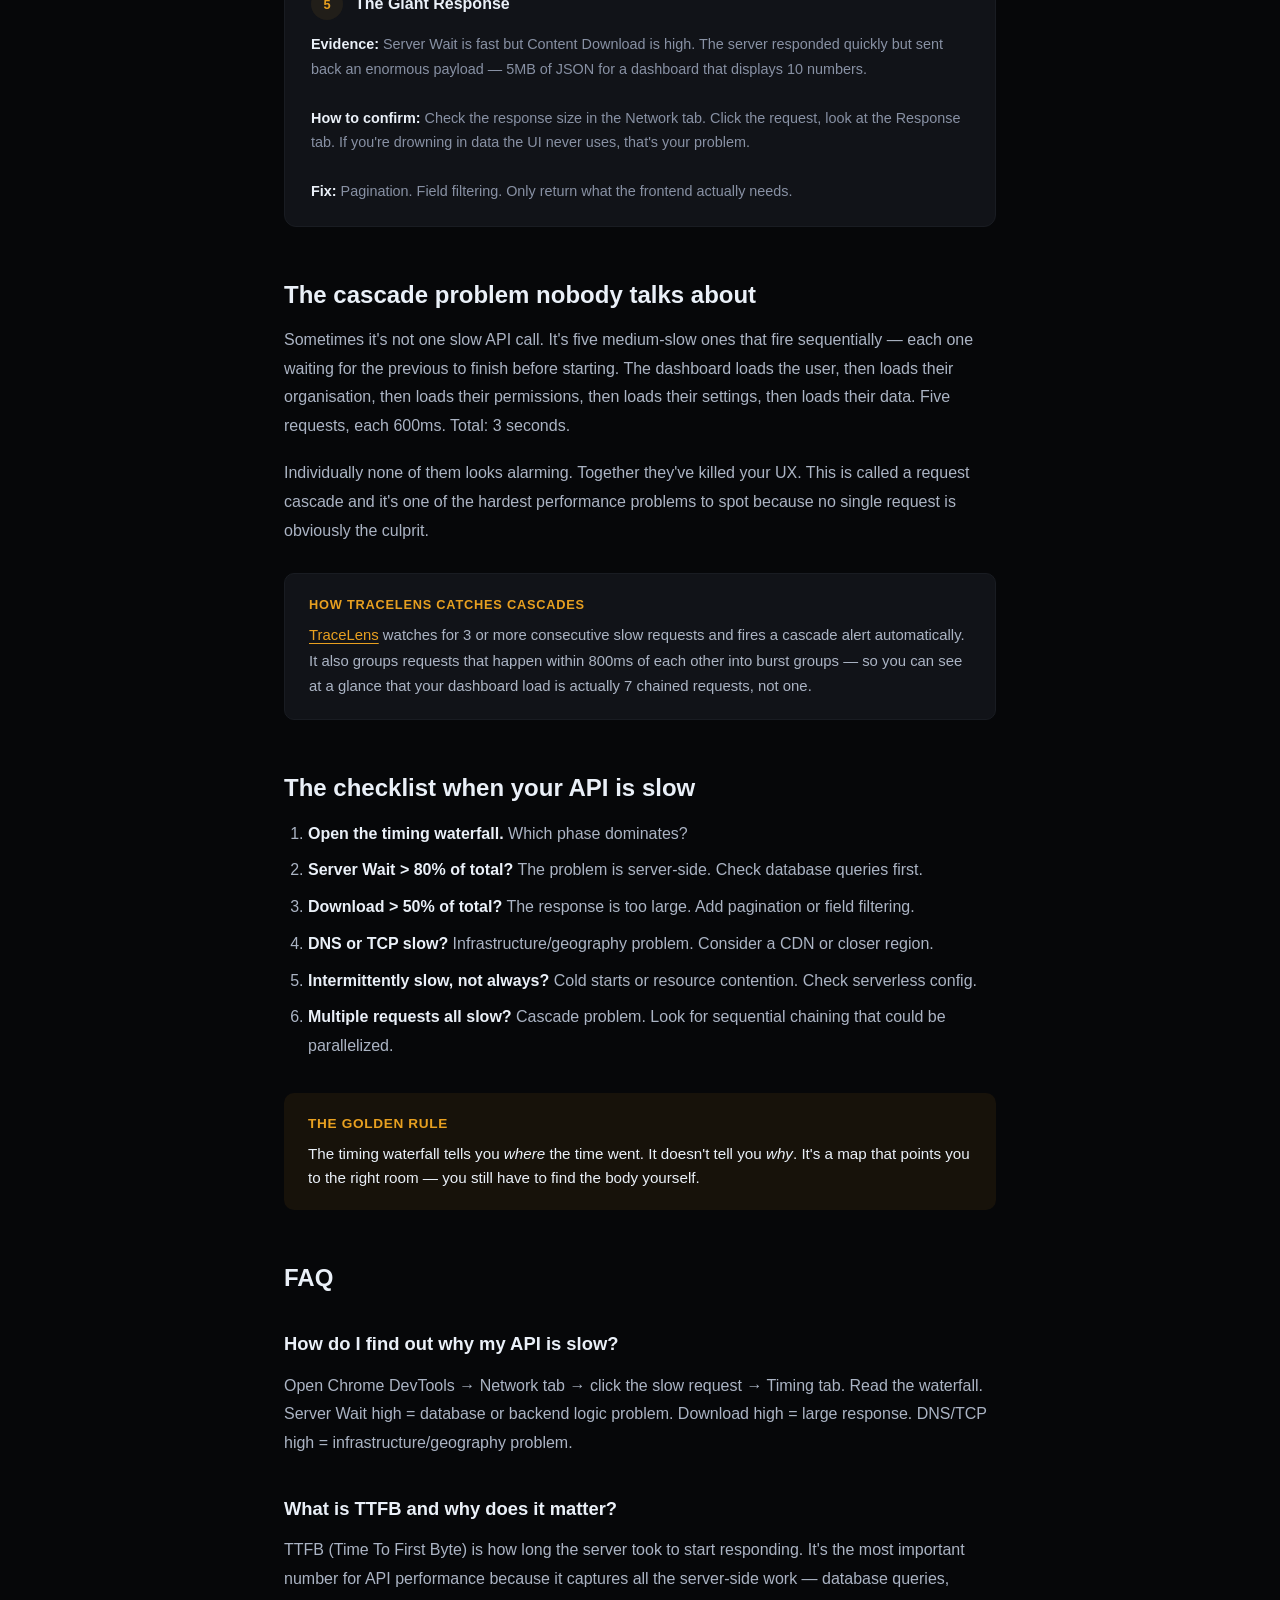
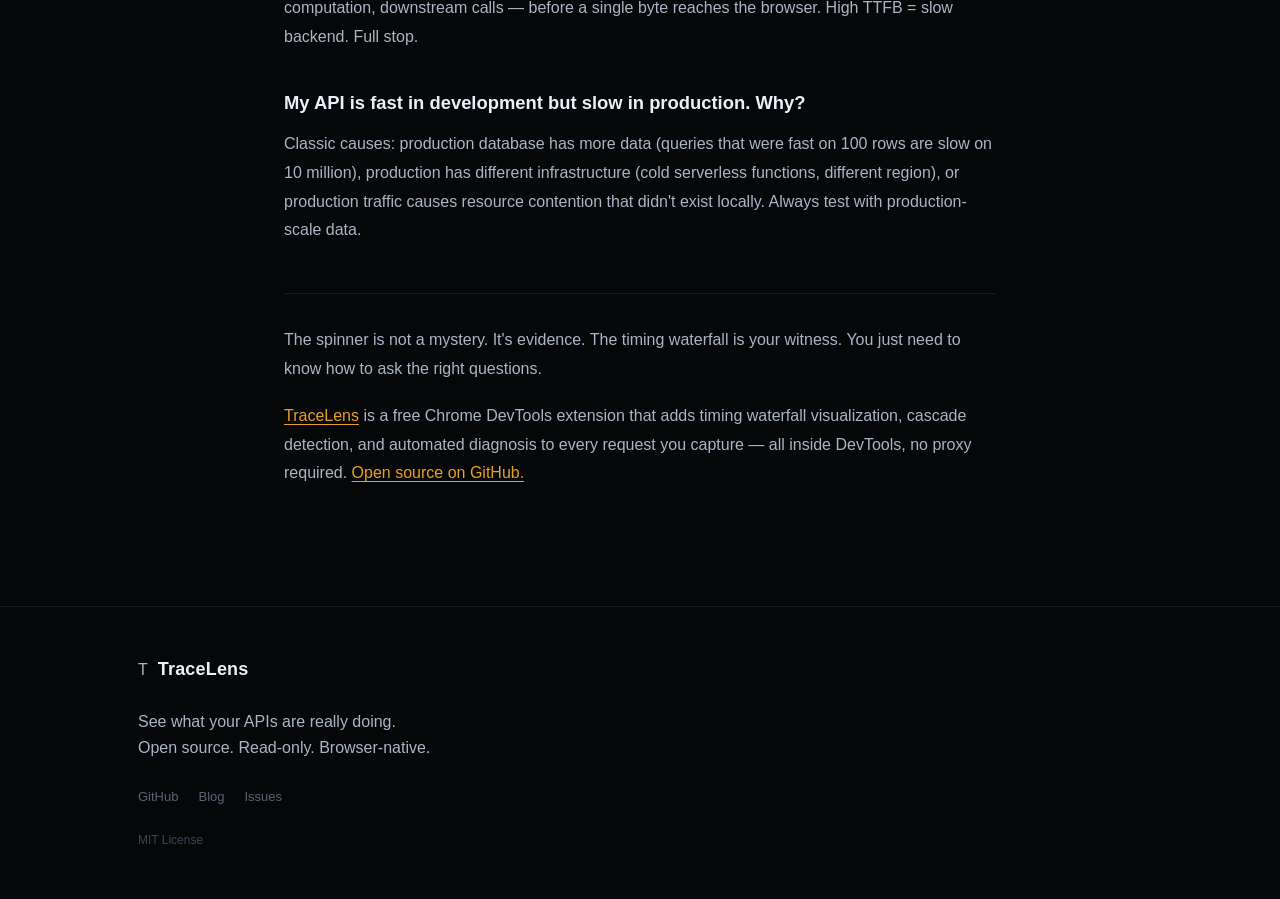
<file: docs/blog/why-is-my-api-slow-debugging-guide/index.html>
<!DOCTYPE html>
<html lang="en">
<head>
  <meta charset="utf-8">
  <meta name="viewport" content="width=device-width, initial-scale=1">
  <title>Why Is My API Taking 3 Seconds? A Detective Story</title>
  <meta name="description" content="Your API is slow. The backend team says it's fine. The frontend team says it's fine. But the user is watching a spinner. Let's find out who did it.">
  <meta name="keywords" content="api slow debugging, slow api call chrome devtools, ttfb slow fix, server wait time high, timing waterfall chrome, slow network request debugging, api performance debugging, chrome devtools network slow request">
  <meta name="robots" content="index, follow">
  <link rel="canonical" href="https://tracelens.site/blog/why-is-my-api-slow-debugging-guide/">
  <link rel="alternate" type="text/markdown" href="https://tracelens.site/blog/why-is-my-api-slow-debugging-guide.md">
  <link rel="icon" type="image/png" sizes="16x16" href="/favicon-16.png">
  <link rel="icon" type="image/png" sizes="48x48" href="/favicon-48.png">
  <link rel="apple-touch-icon" sizes="128x128" href="/favicon-128.png">

  <meta property="og:type" content="article">
  <meta property="og:url" content="https://tracelens.site/blog/why-is-my-api-slow-debugging-guide/">
  <meta property="og:title" content="Why Is My API Taking 3 Seconds? A Detective Story">
  <meta property="og:description" content="Your API is slow. The backend says it's fine. The frontend says it's fine. But the user is watching a spinner. Let's find out who did it.">
  <meta property="og:image" content="https://tracelens.site/favicon-128.png">
  <meta property="og:site_name" content="TraceLens">
  <meta name="twitter:card" content="summary_large_image">
  <meta name="twitter:title" content="Why Is My API Taking 3 Seconds? A Detective Story">
  <meta name="twitter:description" content="Your API is slow. Let's find out exactly where the time is going using Chrome DevTools timing waterfall.">
  <meta name="twitter:image" content="https://tracelens.site/favicon-128.png">

  <script type="application/ld+json">
  {
    "@context": "https://schema.org",
    "@type": "Article",
    "headline": "Why Is My API Taking 3 Seconds? A Detective Story",
    "description": "Your API is slow. The backend team says it's fine. The frontend team says it's fine. But the user is watching a spinner. Let's find out who did it.",
    "url": "https://tracelens.site/blog/why-is-my-api-slow-debugging-guide/",
    "datePublished": "2026-03-15",
    "dateModified": "2026-03-15",
    "author": { "@type": "Person", "name": "Siddharthachuahan9" },
    "publisher": { "@type": "Organization", "name": "TraceLens", "url": "https://tracelens.site" }
  }
  </script>

  <script type="application/ld+json">
  {
    "@context": "https://schema.org",
    "@type": "FAQPage",
    "mainEntity": [
      {
        "@type": "Question",
        "name": "How do I find out why my API is slow?",
        "acceptedAnswer": {
          "@type": "Answer",
          "text": "Open Chrome DevTools, go to the Network tab, click the slow request, and look at the Timing tab. The waterfall shows DNS lookup, TCP connection, SSL handshake, TTFB (server wait), and content download times. Whichever phase is longest is where the problem lives."
        }
      },
      {
        "@type": "Question",
        "name": "What is TTFB and why is it high?",
        "acceptedAnswer": {
          "@type": "Answer",
          "text": "TTFB stands for Time To First Byte — it's how long the server takes to start sending a response after receiving the request. High TTFB usually means a slow database query, an N+1 query problem, a cold serverless function, or an overloaded server."
        }
      },
      {
        "@type": "Question",
        "name": "What causes slow API calls?",
        "acceptedAnswer": {
          "@type": "Answer",
          "text": "The most common causes are: slow database queries (check server wait time in the timing waterfall), N+1 query problems, cold starts on serverless functions, large response payloads, missing database indexes, and downstream service calls that chain together."
        }
      }
    ]
  }
  </script>

  <link rel="preconnect" href="https://fonts.googleapis.com">
  <link rel="preconnect" href="https://fonts.gstatic.com" crossorigin>
  <link href="https://fonts.googleapis.com/css2?family=Space+Grotesk:wght@400;500;600;700&family=JetBrains+Mono:wght@400;500&display=swap" rel="stylesheet">
  <link rel="stylesheet" href="../../styles.css">
  <style>
    .article-wrap { max-width: 760px; margin: 0 auto; padding: 40px 24px 100px; }
    .article-back { display: inline-flex; align-items: center; gap: 6px; color: var(--c8); font-size: .88rem; margin-bottom: 40px; transition: color .2s; }
    .article-back:hover { color: var(--amber); }
    .article-tag { display: inline-block; font-size: 11px; font-weight: 600; text-transform: uppercase; letter-spacing: .06em; color: var(--amber); background: var(--amber-dim); border-radius: 4px; padding: 3px 8px; margin-bottom: 20px; }
    .article-title { font-size: clamp(1.6rem, 4vw, 2.4rem); font-weight: 700; color: var(--cW); line-height: 1.25; margin-bottom: 16px; }
    .article-meta { display: flex; align-items: center; gap: 16px; font-size: .85rem; color: var(--c7); margin-bottom: 48px; padding-bottom: 32px; border-bottom: 1px solid var(--c3); }
    .article-body h2 { font-size: 1.5rem; font-weight: 700; color: var(--cW); margin: 52px 0 16px; line-height: 1.3; }
    .article-body h3 { font-size: 1.15rem; font-weight: 600; color: var(--cW); margin: 36px 0 12px; }
    .article-body p { color: var(--c9); line-height: 1.8; margin-bottom: 18px; font-size: 1rem; }
    .article-body ul, .article-body ol { padding-left: 24px; margin-bottom: 18px; }
    .article-body li { color: var(--c9); line-height: 1.8; margin-bottom: 8px; font-size: 1rem; }
    .article-body strong { color: var(--cW); font-weight: 600; }
    .article-body code { font-family: var(--mono); font-size: .88em; background: var(--c3); color: var(--amber); padding: 2px 6px; border-radius: 4px; }
    .article-body a { color: var(--amber); text-decoration: underline; text-underline-offset: 3px; }
    .article-body blockquote { border-left: 3px solid var(--amber); margin: 28px 0; padding: 12px 20px; background: var(--c2); border-radius: 0 8px 8px 0; }
    .article-body blockquote p { margin: 0; color: var(--c9); font-style: italic; }
    .callout { background: var(--c2); border: 1px solid var(--c3); border-radius: 10px; padding: 20px 24px; margin: 28px 0; }
    .callout-title { font-size: .8rem; font-weight: 700; text-transform: uppercase; letter-spacing: .06em; color: var(--amber); margin-bottom: 8px; }
    .callout p { margin: 0; font-size: .93rem; color: var(--c9); line-height: 1.7; }
    .waterfall { background: var(--c2); border: 1px solid var(--c3); border-radius: 10px; padding: 20px 24px; margin: 28px 0; font-family: var(--mono); font-size: .83rem; }
    .waterfall-row { display: flex; align-items: center; gap: 12px; margin-bottom: 10px; }
    .waterfall-label { width: 120px; color: var(--c8); font-size: .78rem; flex-shrink: 0; }
    .waterfall-bar-wrap { flex: 1; height: 14px; background: var(--c3); border-radius: 3px; overflow: hidden; }
    .waterfall-bar { height: 100%; border-radius: 3px; }
    .bar-dns { background: var(--purple); width: 2%; }
    .bar-tcp { background: var(--blue); width: 3%; }
    .bar-ssl { background: var(--yellow); width: 4%; }
    .bar-wait { background: var(--red); width: 78%; }
    .bar-download { background: var(--green); width: 13%; }
    .waterfall-time { width: 50px; text-align: right; color: var(--c9); font-size: .78rem; flex-shrink: 0; }
    .suspect-card { background: var(--c2); border: 1px solid var(--c3); border-radius: 12px; padding: 22px 26px; margin: 24px 0; }
    .suspect-header { display: flex; align-items: center; gap: 12px; margin-bottom: 12px; }
    .suspect-num { width: 32px; height: 32px; border-radius: 50%; background: var(--amber-dim); border: 1px solid var(--amber-glow); display: flex; align-items: center; justify-content: center; font-size: .8rem; font-weight: 700; color: var(--amber); flex-shrink: 0; }
    .suspect-name { font-weight: 700; color: var(--cW); font-size: 1rem; }
    .suspect-card p { margin: 0; font-size: .9rem; color: var(--c8); line-height: 1.7; }
    .verdict { background: rgba(232,160,32,.07); border: 1px solid var(--amber-glow); border-radius: 10px; padding: 20px 24px; margin: 32px 0; }
    .verdict strong { color: var(--amber); display: block; margin-bottom: 6px; font-size: .85rem; text-transform: uppercase; letter-spacing: .05em; }
    .verdict p { color: var(--cW); margin: 0; font-size: .95rem; line-height: 1.6; }
  </style>
</head>
<body>
  <div class="grain" aria-hidden="true"></div>

  <nav class="nav">
    <div class="nav-inner">
      <a href="/" class="nav-brand">
        <span class="nav-logo">T</span>
        <span class="nav-name">TraceLens</span>
      </a>
      <div class="nav-links">
        <a href="/#features">Features</a>
        <a href="/#how-it-works">How It Works</a>
        <a href="/blog/">Blog</a>
        <a href="https://github.com/Siddharthachuahan9/TRACELENS" class="nav-gh" target="_blank" rel="noopener">
          <svg width="18" height="18" viewBox="0 0 16 16" fill="currentColor"><path d="M8 0C3.58 0 0 3.58 0 8c0 3.54 2.29 6.53 5.47 7.59.4.07.55-.17.55-.38 0-.19-.01-.82-.01-1.49-2.01.37-2.53-.49-2.69-.94-.09-.23-.48-.94-.82-1.13-.28-.15-.68-.52-.01-.53.63-.01 1.08.58 1.23.82.72 1.21 1.87.87 2.33.66.07-.52.28-.87.51-1.07-1.78-.2-3.64-.89-3.64-3.95 0-.87.31-1.59.82-2.15-.08-.2-.36-1.02.08-2.12 0 0 .67-.21 2.2.82.64-.18 1.32-.27 2-.27.68 0 1.36.09 2 .27 1.53-1.04 2.2-.82 2.2-.82.44 1.1.16 1.92.08 2.12.51.56.82 1.27.82 2.15 0 3.07-1.87 3.75-3.65 3.95.29.25.54.73.54 1.48 0 1.07-.01 1.93-.01 2.2 0 .21.15.46.55.38A8.013 8.013 0 0016 8c0-4.42-3.58-8-8-8z"/></svg>
          GitHub
        </a>
      </div>
    </div>
  </nav>

  <div class="article-wrap">
    <a href="/blog/" class="article-back">← Back to Blog</a>

    <span class="article-tag">Performance</span>
    <h1 class="article-title">Why Is My API Taking 3 Seconds? A Detective Story</h1>

    <div class="article-meta">
      <span>March 15, 2026</span>
      <span>·</span>
      <span>7 min read</span>
      <span>·</span>
      <span>Performance, DevTools, API Debugging</span>
    </div>

    <div class="article-body">

      <p>The user opens the dashboard. A spinner appears. Three seconds pass. The data loads. They don't say anything yet, but they've already mentally filed a complaint. After this happens three more times, they file an actual complaint.</p>

      <p>Now it's your problem.</p>

      <p>You open the Network tab. The request is right there — <code>GET /api/v1/analytics/dashboard</code> — sitting at 2,847ms like it has no idea what it's done. You take this personally. You click on it. And this is where most people stop, because the Timing tab looks like this:</p>

      <div class="waterfall">
        <div class="waterfall-row">
          <span class="waterfall-label">DNS Lookup</span>
          <div class="waterfall-bar-wrap"><div class="waterfall-bar bar-dns"></div></div>
          <span class="waterfall-time">8ms</span>
        </div>
        <div class="waterfall-row">
          <span class="waterfall-label">TCP</span>
          <div class="waterfall-bar-wrap"><div class="waterfall-bar bar-tcp"></div></div>
          <span class="waterfall-time">12ms</span>
        </div>
        <div class="waterfall-row">
          <span class="waterfall-label">SSL</span>
          <div class="waterfall-bar-wrap"><div class="waterfall-bar bar-ssl"></div></div>
          <span class="waterfall-time">24ms</span>
        </div>
        <div class="waterfall-row">
          <span class="waterfall-label">Server Wait</span>
          <div class="waterfall-bar-wrap"><div class="waterfall-bar bar-wait"></div></div>
          <span class="waterfall-time">2,741ms</span>
        </div>
        <div class="waterfall-row">
          <span class="waterfall-label">Download</span>
          <div class="waterfall-bar-wrap"><div class="waterfall-bar bar-download"></div></div>
          <span class="waterfall-time">62ms</span>
        </div>
      </div>

      <p>Most people see this and think "the API is slow." That's correct but useless. The timing waterfall is telling you something much more specific — if you know how to read it.</p>

      <h2>The waterfall is your map. Here's how to read it.</h2>

      <p>Every HTTP request travels through several phases before you get your data back. Each phase can be slow for a completely different reason. Knowing which phase is the bottleneck points you directly at the culprit.</p>

      <h3>DNS Lookup</h3>
      <p>Translating the domain name into an IP address. Should be under 20ms. If it's taking hundreds of milliseconds, your DNS provider is slow or the domain isn't cached. This is almost never the cause of a 3-second API call — but it's a red flag for the infrastructure setup.</p>

      <h3>TCP Connection</h3>
      <p>Opening a connection to the server. Fast on modern infrastructure with connection pooling. If this is slow, the server is far away geographically, or you're establishing a new connection on every request instead of reusing them.</p>

      <h3>SSL Handshake</h3>
      <p>Negotiating the encrypted connection. Should be under 100ms. Consistently high SSL times usually mean the server's TLS configuration is outdated, or again — too far away physically.</p>

      <h3>Server Wait (TTFB)</h3>
      <p>This is where it gets interesting. Server Wait — also called Time To First Byte — is how long the server spent thinking before it started sending back a response. <strong>If this is high, the problem is on the server.</strong> The request arrived. The server received it. Then it just... sat there doing things.</p>

      <h3>Content Download</h3>
      <p>How long it took to transfer the response body from server to browser. If this is high, the response is large. You're downloading a lot of data.</p>

      <h2>The suspects, ranked by how often they did it</h2>

      <div class="suspect-card">
        <div class="suspect-header">
          <div class="suspect-num">1</div>
          <span class="suspect-name">The Slow Database Query</span>
        </div>
        <p><strong>Evidence:</strong> Server Wait is high (90%+ of total time). Download is fast. The request arrives, and then the server waits for the database to come back before it can send anything.<br><br><strong>How to confirm:</strong> Add query logging to your backend. Look for queries running over 100ms. The analytics dashboard endpoint is a classic offender — it's probably doing aggregations across large tables with no index on the date column.<br><br><strong>Fix:</strong> Add indexes. Cache the result. Pre-aggregate on a schedule instead of computing on every request.</p>
      </div>

      <div class="suspect-card">
        <div class="suspect-header">
          <div class="suspect-num">2</div>
          <span class="suspect-name">The N+1 Query</span>
        </div>
        <p><strong>Evidence:</strong> Server Wait is high. You're fetching a list of items, and it's slow proportional to how many items there are.<br><br><strong>How to confirm:</strong> Enable query logging and count the queries. If fetching 50 users fires 51 database queries (1 to get the list, 50 to get each user's data), you have an N+1.<br><br><strong>Fix:</strong> Use JOINs or eager loading. Fetch everything in one query, not one-per-item.</p>
      </div>

      <div class="suspect-card">
        <div class="suspect-header">
          <div class="suspect-num">3</div>
          <span class="suspect-name">The Cold Serverless Function</span>
        </div>
        <p><strong>Evidence:</strong> The first request of the day takes 3 seconds. Subsequent requests take 80ms. Classic cold start. The function container wasn't running and had to boot up before it could handle the request.<br><br><strong>How to confirm:</strong> Time the first request after a period of inactivity vs. immediate follow-up requests. If there's a huge gap, it's cold starts.<br><br><strong>Fix:</strong> Use provisioned concurrency (AWS Lambda), keep-alive pings, or move latency-sensitive endpoints to a persistent server.</p>
      </div>

      <div class="suspect-card">
        <div class="suspect-header">
          <div class="suspect-num">4</div>
          <span class="suspect-name">The Chained Downstream Calls</span>
        </div>
        <p><strong>Evidence:</strong> Server Wait is high. Your service is healthy. But to respond, it has to call three other services first — and one of them is having a bad day.<br><br><strong>How to confirm:</strong> Add distributed tracing. Look at which downstream call takes the longest. This is where microservices architectures get humbling.<br><br><strong>Fix:</strong> Parallelize calls where possible. Cache responses from slow dependencies. Add timeouts so one slow service doesn't hold up everything.</p>
      </div>

      <div class="suspect-card">
        <div class="suspect-header">
          <div class="suspect-num">5</div>
          <span class="suspect-name">The Giant Response</span>
        </div>
        <p><strong>Evidence:</strong> Server Wait is fast but Content Download is high. The server responded quickly but sent back an enormous payload — 5MB of JSON for a dashboard that displays 10 numbers.<br><br><strong>How to confirm:</strong> Check the response size in the Network tab. Click the request, look at the Response tab. If you're drowning in data the UI never uses, that's your problem.<br><br><strong>Fix:</strong> Pagination. Field filtering. Only return what the frontend actually needs.</p>
      </div>

      <h2>The cascade problem nobody talks about</h2>

      <p>Sometimes it's not one slow API call. It's five medium-slow ones that fire sequentially — each one waiting for the previous to finish before starting. The dashboard loads the user, then loads their organisation, then loads their permissions, then loads their settings, then loads their data. Five requests, each 600ms. Total: 3 seconds.</p>

      <p>Individually none of them looks alarming. Together they've killed your UX. This is called a request cascade and it's one of the hardest performance problems to spot because no single request is obviously the culprit.</p>

      <div class="callout">
        <div class="callout-title">How TraceLens catches cascades</div>
        <p><a href="https://tracelens.site">TraceLens</a> watches for 3 or more consecutive slow requests and fires a cascade alert automatically. It also groups requests that happen within 800ms of each other into burst groups — so you can see at a glance that your dashboard load is actually 7 chained requests, not one.</p>
      </div>

      <h2>The checklist when your API is slow</h2>

      <ol>
        <li><strong>Open the timing waterfall.</strong> Which phase dominates?</li>
        <li><strong>Server Wait &gt; 80% of total?</strong> The problem is server-side. Check database queries first.</li>
        <li><strong>Download &gt; 50% of total?</strong> The response is too large. Add pagination or field filtering.</li>
        <li><strong>DNS or TCP slow?</strong> Infrastructure/geography problem. Consider a CDN or closer region.</li>
        <li><strong>Intermittently slow, not always?</strong> Cold starts or resource contention. Check serverless config.</li>
        <li><strong>Multiple requests all slow?</strong> Cascade problem. Look for sequential chaining that could be parallelized.</li>
      </ol>

      <div class="verdict">
        <strong>The golden rule</strong>
        <p>The timing waterfall tells you <em>where</em> the time went. It doesn't tell you <em>why</em>. It's a map that points you to the right room — you still have to find the body yourself.</p>
      </div>

      <h2>FAQ</h2>

      <h3>How do I find out why my API is slow?</h3>
      <p>Open Chrome DevTools → Network tab → click the slow request → Timing tab. Read the waterfall. Server Wait high = database or backend logic problem. Download high = large response. DNS/TCP high = infrastructure/geography problem.</p>

      <h3>What is TTFB and why does it matter?</h3>
      <p>TTFB (Time To First Byte) is how long the server took to start responding. It's the most important number for API performance because it captures all the server-side work — database queries, computation, downstream calls — before a single byte reaches the browser. High TTFB = slow backend. Full stop.</p>

      <h3>My API is fast in development but slow in production. Why?</h3>
      <p>Classic causes: production database has more data (queries that were fast on 100 rows are slow on 10 million), production has different infrastructure (cold serverless functions, different region), or production traffic causes resource contention that didn't exist locally. Always test with production-scale data.</p>

      <hr style="border:none;border-top:1px solid var(--c3);margin:48px 0 32px;">

      <p>The spinner is not a mystery. It's evidence. The timing waterfall is your witness. You just need to know how to ask the right questions.</p>

      <p><a href="https://tracelens.site">TraceLens</a> is a free Chrome DevTools extension that adds timing waterfall visualization, cascade detection, and automated diagnosis to every request you capture — all inside DevTools, no proxy required. <a href="https://github.com/Siddharthachuahan9/TRACELENS" target="_blank" rel="noopener">Open source on GitHub.</a></p>

    </div>
  </div>

  <footer class="footer">
    <div class="container">
      <div class="footer-inner">
        <div class="footer-brand">
          <span class="nav-logo">T</span>
          <span class="nav-name">TraceLens</span>
        </div>
        <p class="footer-desc">See what your APIs are really doing.<br>Open source. Read-only. Browser-native.</p>
        <div class="footer-links">
          <a href="https://github.com/Siddharthachuahan9/TRACELENS" target="_blank" rel="noopener">GitHub</a>
          <a href="/blog/">Blog</a>
          <a href="https://github.com/Siddharthachuahan9/TRACELENS/issues" target="_blank" rel="noopener">Issues</a>
        </div>
        <p class="footer-copy">MIT License</p>
      </div>
    </div>
  </footer>
</body>
</html>
</file>
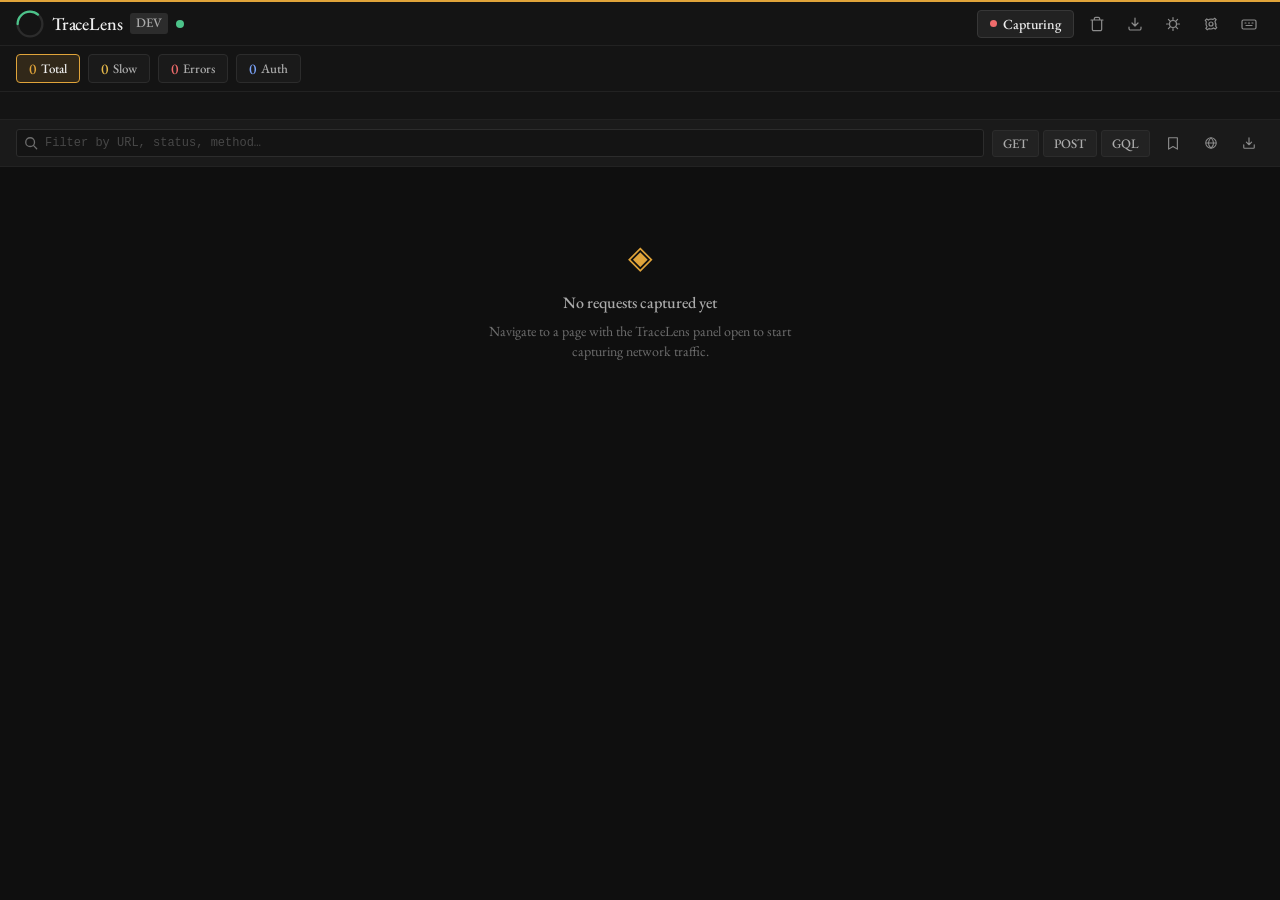
<file: tracelens/panel.html>
<!DOCTYPE html>
<html lang="en">
<head>
  <meta charset="utf-8">
  <meta name="viewport" content="width=device-width, initial-scale=1">
  <title>TraceLens</title>
  <link rel="preconnect" href="https://fonts.googleapis.com">
  <link rel="preconnect" href="https://fonts.gstatic.com" crossorigin>
  <link href="https://fonts.googleapis.com/css2?family=EB+Garamond:ital,wght@0,400;0,500;1,400&display=swap" rel="stylesheet">
  <link rel="stylesheet" href="panel.css">
</head>
<body>
  <!-- Grain overlay -->
  <div class="grain-overlay"></div>

  <!-- Amber accent line -->
  <div class="accent-line"></div>

  <!-- Header -->
  <header class="header">
    <div class="header-left">
      <div class="gauge good" id="gauge" title="Health: 100%">
        <svg viewBox="0 0 36 36" class="gauge-svg">
          <path class="gauge-bg" d="M18 2.0845 a 15.9155 15.9155 0 0 1 0 31.831 a 15.9155 15.9155 0 0 1 0 -31.831"/>
          <path class="gauge-fill" d="M18 2.0845 a 15.9155 15.9155 0 0 1 0 31.831 a 15.9155 15.9155 0 0 1 0 -31.831"/>
        </svg>
      </div>
      <div class="brand">
        <span class="brand-name">TraceLens</span>
        <span class="brand-env">DEV</span>
      </div>
      <div class="live-dot" id="live-dot" title="Capturing"></div>
    </div>
    <div class="header-right">
      <button class="cap-btn capturing" id="capture-btn">
        <span class="cap-dot"></span>
        <span class="cap-label">Capturing</span>
      </button>
      <button class="icon-btn" id="clear-btn" title="Clear all">
        <svg width="16" height="16" viewBox="0 0 16 16" fill="none"><path d="M2 4h12M5.33 4V2.67a1.33 1.33 0 011.34-1.34h2.66a1.33 1.33 0 011.34 1.34V4m2 0v9.33a1.33 1.33 0 01-1.34 1.34H4.67a1.33 1.33 0 01-1.34-1.34V4h9.34z" stroke="currentColor" stroke-width="1.2" stroke-linecap="round" stroke-linejoin="round"/></svg>
      </button>
      <button class="icon-btn" id="export-session-btn" title="Export full session">
        <svg width="16" height="16" viewBox="0 0 16 16" fill="none"><path d="M8 2v8M5 7l3 3 3-3M2 11v1.5A1.5 1.5 0 003.5 14h9a1.5 1.5 0 001.5-1.5V11" stroke="currentColor" stroke-width="1.2" stroke-linecap="round" stroke-linejoin="round"/></svg>
      </button>
      <button class="icon-btn" id="theme-btn" title="Cycle theme (T)">
        <svg width="16" height="16" viewBox="0 0 16 16" fill="none" id="theme-icon"><circle cx="8" cy="8" r="3.5" stroke="currentColor" stroke-width="1.2"/><path d="M8 1.5v2M8 12.5v2M1.5 8h2M12.5 8h2M3.4 3.4l1.4 1.4M11.2 11.2l1.4 1.4M3.4 12.6l1.4-1.4M11.2 4.8l1.4-1.4" stroke="currentColor" stroke-width="1.2" stroke-linecap="round"/></svg>
      </button>
      <button class="icon-btn" id="settings-btn" title="Settings">
        <svg width="16" height="16" viewBox="0 0 16 16" fill="none"><path d="M8 10a2 2 0 100-4 2 2 0 000 4z" stroke="currentColor" stroke-width="1.2"/><path d="M13 8a5 5 0 01-.4 2l1.1 1.7-1.4 1.4L10.6 12A5 5 0 018 13a5 5 0 01-2-.4l-1.7 1.1-1.4-1.4L4 10.6A5 5 0 013 8a5 5 0 01.4-2L2.3 4.3l1.4-1.4L5.4 4A5 5 0 018 3a5 5 0 012 .4l1.7-1.1 1.4 1.4L12 5.4a5 5 0 01.4 2.6z" stroke="currentColor" stroke-width="1.2"/></svg>
      </button>
      <button class="icon-btn" id="shortcuts-btn" title="Keyboard shortcuts (?)">
        <svg width="16" height="16" viewBox="0 0 16 16" fill="none"><rect x="1" y="4" width="14" height="9" rx="1.5" stroke="currentColor" stroke-width="1.2"/><path d="M4 7h1M7.5 7h1M11 7h1M5 9.5h6" stroke="currentColor" stroke-width="1.2" stroke-linecap="round"/></svg>
      </button>
    </div>
  </header>

  <!-- Cascade alert -->
  <div class="cascade-alert" id="cascade-alert">
    <span class="cascade-icon">⚠</span>
    <span>Cascade detected — 3+ consecutive slow requests. Possible downstream service degradation.</span>
  </div>

  <!-- Performance regression alert -->
  <div class="perf-alert" id="perf-alert">
    <span class="cascade-icon">⚠</span>
    <span id="perf-alert-text">Performance regression detected</span>
    <button class="perf-alert-dismiss" id="perf-alert-dismiss">&times;</button>
  </div>

  <!-- Summary strip -->
  <div class="summary-strip" id="summary"></div>

  <!-- Activity heatmap -->
  <div class="heatmap" id="heatmap"></div>

  <!-- Filter bar -->
  <div class="filter-bar">
    <div class="search-wrap">
      <svg class="search-icon" width="14" height="14" viewBox="0 0 16 16" fill="none"><circle cx="7" cy="7" r="5" stroke="currentColor" stroke-width="1.5"/><path d="M11 11l3.5 3.5" stroke="currentColor" stroke-width="1.5" stroke-linecap="round"/></svg>
      <input type="text" id="search-input" class="search-input" placeholder="Filter by URL, status, method…">
    </div>
    <div class="method-filters">
      <button class="method-filter-btn" data-method="GET">GET</button>
      <button class="method-filter-btn" data-method="POST">POST</button>
      <button class="method-filter-btn" data-method="GQL">GQL</button>
    </div>
    <button class="icon-btn bookmark-btn" id="bookmark-filter-btn" title="Show bookmarks only">
      <svg width="14" height="14" viewBox="0 0 16 16" fill="none"><path d="M3 2h10v13l-5-3-5 3V2z" stroke="currentColor" stroke-width="1.3" stroke-linejoin="round"/></svg>
    </button>
    <button class="icon-btn" id="domain-group-btn" title="Group by domain">
      <svg width="14" height="14" viewBox="0 0 16 16" fill="none"><circle cx="8" cy="8" r="6" stroke="currentColor" stroke-width="1.2"/><path d="M2 8h12M8 2c2 2 3 4 3 6s-1 4-3 6M8 2c-2 2-3 4-3 6s1 4 3 6" stroke="currentColor" stroke-width="1.2"/></svg>
    </button>
    <button class="icon-btn" id="import-btn" title="Import .tracelens snapshot">
      <svg width="14" height="14" viewBox="0 0 16 16" fill="none"><path d="M2 10v3a1 1 0 001 1h10a1 1 0 001-1v-3M8 2v8M5 7l3 3 3-3" stroke="currentColor" stroke-width="1.3" stroke-linecap="round" stroke-linejoin="round"/></svg>
    </button>
    <input type="file" id="import-file" accept=".tracelens" style="display:none">
  </div>

  <!-- Timeline -->
  <div class="timeline" id="timeline"></div>

  <!-- Drawer -->
  <div class="drawer" id="drawer">
    <div class="drawer-inner" id="drawer-content"></div>
  </div>

  <!-- Settings panel -->
  <div class="settings-panel" id="settings-panel">
    <div class="settings-header">
      <span class="settings-title">Settings</span>
      <button class="icon-btn" id="settings-close">&times;</button>
    </div>
    <div class="settings-body">
      <div class="theme-swatches">
        <button class="theme-swatch" data-theme="dark">
          <span class="swatch-dot" style="background:#0f0f0f;border-color:#474747"></span>
          <span class="swatch-label">Dark</span>
        </button>
        <button class="theme-swatch" data-theme="light">
          <span class="swatch-dot" style="background:#ffffff;border-color:#c8c8c8"></span>
          <span class="swatch-label">Light</span>
        </button>
      </div>
      <label class="setting-row">
        <span class="setting-label">Slow threshold (ms)</span>
        <input type="number" id="setting-thresh" class="setting-input" value="800" min="100" max="30000" step="100">
      </label>
      <label class="setting-row">
        <span class="setting-label">API calls only</span>
        <input type="checkbox" id="setting-api" class="setting-toggle" checked>
      </label>
      <label class="setting-row">
        <span class="setting-label">GraphQL naming</span>
        <input type="checkbox" id="setting-gql" class="setting-toggle" checked>
      </label>
      <label class="setting-row">
        <span class="setting-label">Cascade detection</span>
        <input type="checkbox" id="setting-cascade" class="setting-toggle" checked>
      </label>
      <label class="setting-row">
        <span class="setting-label">Token countdown</span>
        <input type="checkbox" id="setting-token" class="setting-toggle" checked>
      </label>
      <label class="setting-row">
        <span class="setting-label">Performance baseline</span>
        <input type="checkbox" id="setting-baseline" class="setting-toggle">
      </label>
      <div class="setting-row" id="baseline-thresh-row" style="display:none">
        <span class="setting-label">Regression % threshold</span>
        <input type="number" id="setting-baseline-pct" class="setting-input" value="50" min="10" max="500" step="10">
      </div>
      <label class="setting-row">
        <span class="setting-label">Save baseline</span>
        <button class="btn btn-outline" id="save-baseline-btn" style="padding:3px 10px;font-size:11px">Snapshot</button>
      </label>

      <div class="settings-section-divider"></div>
      <div class="settings-section-label">AI Assistant</div>

      <label class="setting-row">
        <span class="setting-label">Provider</span>
        <select id="setting-ai-provider" class="setting-select">
          <option value="">Disabled</option>
          <option value="anthropic">Anthropic (Claude)</option>
          <option value="openai">OpenAI (GPT)</option>
        </select>
      </label>
      <div id="ai-key-row" class="setting-row" style="display:none">
        <span class="setting-label">API Key</span>
        <div class="ai-key-wrap">
          <input type="password" id="setting-ai-key" class="setting-input ai-key-input" placeholder="sk-ant-… or sk-…" autocomplete="off" spellcheck="false">
          <button class="btn-key-toggle" id="ai-key-show" title="Show/hide key">👁</button>
        </div>
      </div>
      <div id="ai-model-row" class="setting-row" style="display:none">
        <span class="setting-label">Model</span>
        <select id="setting-ai-model" class="setting-select">
          <option value="claude-haiku-4-5-20251001">Claude Haiku (fast)</option>
          <option value="claude-sonnet-4-6">Claude Sonnet (smart)</option>
          <option value="gpt-4o-mini">GPT-4o mini (fast)</option>
          <option value="gpt-4o">GPT-4o (smart)</option>
        </select>
      </div>
      <div id="ai-note" class="ai-settings-note" style="display:none">
        Sensitive data (tokens, cookies, passwords) is always stripped before sending. You can review exactly what's sent in the AI tab.
      </div>
    </div>
  </div>

  <!-- AI disclosure modal -->
  <div class="ai-disclosure" id="ai-disclosure">
    <div class="ai-disclosure-card">
      <div class="ai-disclosure-title">AI Assistant — Privacy Notice</div>
      <div class="ai-disclosure-body">
        <p>When you use AI analysis, TraceLens sends a sanitized snapshot of this request to your chosen provider.</p>
        <div class="ai-disclosure-cols">
          <div class="ai-disclosure-never">
            <div class="ai-col-head">Never sent</div>
            <div class="ai-col-item">✗ Authorization tokens &amp; API keys</div>
            <div class="ai-col-item">✗ Cookies &amp; session data</div>
            <div class="ai-col-item">✗ Passwords, secrets in body</div>
            <div class="ai-col-item">✗ Raw JWT token string</div>
          </div>
          <div class="ai-disclosure-always">
            <div class="ai-col-head">Always sent</div>
            <div class="ai-col-item">✓ URL path &amp; method</div>
            <div class="ai-col-item">✓ Status code &amp; timing</div>
            <div class="ai-col-item">✓ Content-Type headers</div>
            <div class="ai-col-item">✓ Sanitized error body</div>
          </div>
        </div>
        <p class="ai-disclosure-sub">You can always review the exact payload in the AI tab before each call.</p>
      </div>
      <div class="ai-disclosure-actions">
        <button class="btn btn-outline" id="ai-disclosure-cancel">Cancel</button>
        <button class="btn btn-amber" id="ai-disclosure-confirm">I understand, continue</button>
      </div>
    </div>
  </div>

  <!-- Shortcuts overlay -->
  <div class="shortcuts-overlay" id="shortcuts-overlay">
    <div class="shortcuts-card">
      <div class="shortcuts-title">Keyboard Shortcuts</div>
      <div class="shortcut-row"><kbd>J</kbd><span>Next request</span></div>
      <div class="shortcut-row"><kbd>K</kbd><span>Previous request</span></div>
      <div class="shortcut-row"><kbd>Space</kbd><span>Open / close drawer</span></div>
      <div class="shortcut-row"><kbd>Esc</kbd><span>Close drawer / panel</span></div>
      <div class="shortcut-row"><kbd>B</kbd><span>Stamp bookmark</span></div>
      <div class="shortcut-row"><kbd>R</kbd><span>Copy cURL</span></div>
      <div class="shortcut-row"><kbd>C</kbd><span>Copy report</span></div>
      <div class="shortcut-row"><kbd>D</kbd><span>Toggle domain grouping</span></div>
      <div class="shortcut-row"><kbd>T</kbd><span>Switch between dark and light</span></div>
      <div class="shortcut-row"><kbd>?</kbd><span>Toggle this overlay</span></div>
      <button class="btn btn-outline shortcuts-close" id="shortcuts-close-btn">Close</button>
    </div>
  </div>

  <script src="panel.js"></script>
</body>
</html>
</file>
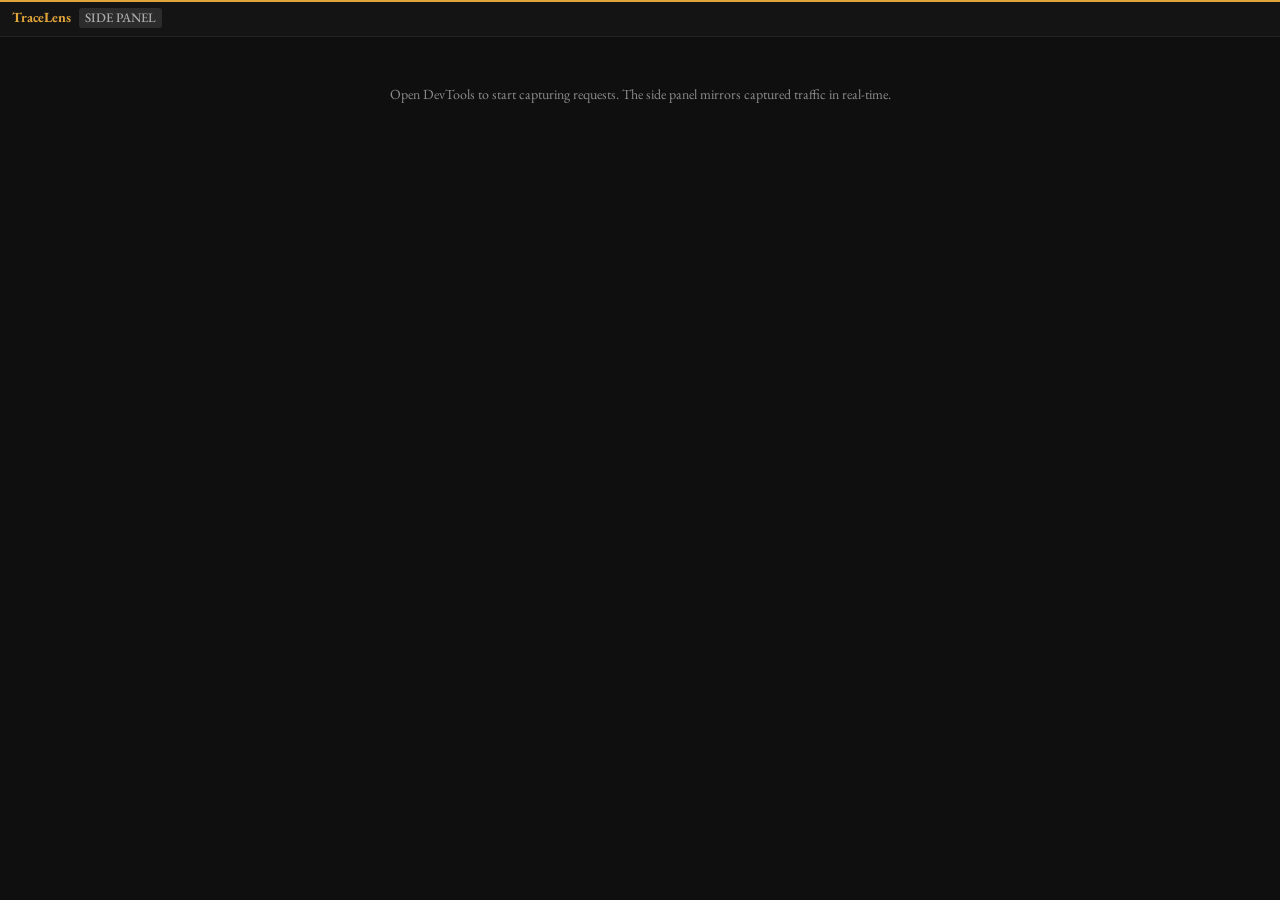
<file: tracelens/sidepanel.html>
<!DOCTYPE html>
<html lang="en">
<head>
  <meta charset="utf-8">
  <meta name="viewport" content="width=device-width, initial-scale=1">
  <title>TraceLens — Side Panel</title>
  <link rel="preconnect" href="https://fonts.googleapis.com">
  <link rel="preconnect" href="https://fonts.gstatic.com" crossorigin>
  <link href="https://fonts.googleapis.com/css2?family=EB+Garamond:ital,wght@0,400;0,500;1,400&display=swap" rel="stylesheet">
  <link rel="stylesheet" href="panel.css">
  <style>
    .sidepanel-header {
      display: flex;
      align-items: center;
      gap: var(--sp-sm);
      padding: var(--sp-sm) var(--sp-md);
      background: var(--c1);
      border-bottom: 1px solid var(--c3);
    }
    .sidepanel-body {
      flex: 1;
      overflow-y: auto;
      padding: var(--sp-sm);
    }
    .sp-entry {
      padding: var(--sp-sm);
      border-bottom: 1px solid var(--c2);
      cursor: pointer;
    }
    .sp-entry:hover { background: var(--c2); }
    .sp-method {
      font-family: var(--font-heading);
      font-size: 10px;
      font-weight: 700;
      padding: 1px 5px;
      border-radius: 3px;
      display: inline-block;
      margin-right: 6px;
    }
    .sp-path {
      font-family: var(--font-mono);
      font-size: 11px;
      color: var(--cA);
    }
    .sp-meta {
      display: flex;
      align-items: center;
      gap: 6px;
      margin-top: 3px;
      font-size: 10px;
      color: var(--c8);
    }
    .sp-status {
      font-family: var(--font-heading);
      font-weight: 700;
      padding: 0 4px;
      border-radius: 2px;
    }
    .sp-empty {
      text-align: center;
      padding: 40px var(--sp-lg);
      color: var(--c8);
    }
  </style>
</head>
<body>
  <div class="accent-line"></div>
  <div class="sidepanel-header">
    <span class="brand-name" style="font-family:var(--font-heading);font-weight:700;font-size:14px;color:var(--amber)">TraceLens</span>
    <span class="brand-env">SIDE PANEL</span>
  </div>
  <div class="sidepanel-body" id="sp-body">
    <div class="sp-empty">Open DevTools to start capturing requests. The side panel mirrors captured traffic in real-time.</div>
  </div>
  <script src="sidepanel.js"></script>
</body>
</html>
</file>
<file: docs/home.css>
/* TraceLens homepage. The blog keeps styles.css. */
:root {
  color-scheme: light;
  --bg: #ffffff;
  --surface: #f4f4f4;
  --surface-2: #e9e9e9;
  --ink: #111111;
  --muted: #6b6b6b;
  --accent: #1a4be0;
  --accent-press: #1238b0;
  --accent-ink: #ffffff;
  --field-1: #111111;
  --field-1-ink: #ffffff;
  /* inside the product fragments (the panel's own light theme) */
  --ui-bg: #ffffff;
  --ui-line: #e3e3e3;
  --ui-soft: #f3f3f3;
  --ui-sel: #e6e6e6;
  --ui-text: #1f2937;
  --ui-dim: #4b5563;
  --ui-green: #15803d;
  --ui-yellow: #8a5300;
  --ui-red: #b91c1c;
  --ui-blue: #1d4ed8;
  --ui-amber: #c07810;

  --f-text: "EB Garamond", Garamond, "Iowan Old Style", "Palatino Linotype", Palatino, Georgia, serif;

  --s-ui: 13px;
  --s-small: 14px;
  --s-body: 18px;
  --s-lead: 22px;
  --s-head: 27px;

  --x: 0px;
  --col: 440px;
  --radius: 4px;

  --ease-out: cubic-bezier(0.22, 1, 0.36, 1);
  --ease-expo: cubic-bezier(0.16, 1, 0.3, 1);
  --ease-soft: cubic-bezier(0.33, 1, 0.68, 1);
  --t-press: 140ms;
  --t-hover: 180ms;
  --t-ui: 240ms;
}
@media (min-width: 768px) { :root { --x: 6vw; } }
@media (min-width: 1100px) { :root { --x: calc(27vw - 32px); } }
@media (max-width: 767px) { :root { --s-head: 24px; --s-lead: 20px; } }

*, *::before, *::after { box-sizing: border-box; }
html { -webkit-text-size-adjust: 100%; }
body {
  margin: 0;
  background: var(--bg);
  color: var(--ink);
  font-family: var(--f-text);
  font-size: var(--s-body);
  line-height: 1.5;
  font-kerning: normal;
  font-variant-numeric: lining-nums;
  text-rendering: optimizeLegibility;
  -webkit-font-smoothing: antialiased;
}
h1, h2, h3, p, figure, ul, ol, table, pre { margin: 0; }
h1, h2, h3 { font-weight: 500; letter-spacing: -0.01em; line-height: 1.25; }
img { display: block; max-width: 100%; height: auto; }
a { color: var(--accent); text-decoration: underline; text-decoration-thickness: 1px; text-underline-offset: 0.2em; transition: text-underline-offset var(--t-hover) ease, color var(--t-hover) ease; }
a:hover { text-underline-offset: 0.32em; }
:focus-visible { outline: 2px solid var(--accent); outline-offset: 3px; border-radius: 2px; }
code, pre { font-family: ui-monospace, "SF Mono", Menlo, Consolas, "Liberation Mono", monospace; font-size: 0.78em; }
pre code { font-size: inherit; }

/* frame: one pair of margins, written on the band's wrapper */
.wrap {
  padding-left: max(16px, env(safe-area-inset-left, 0px));
  padding-right: max(16px, env(safe-area-inset-right, 0px));
}
.frame { max-width: 1408px; margin-inline: auto; padding-inline: 8px; }
@media (min-width: 1100px) { .frame { padding-inline: 16px; } }
.on-line { margin-left: var(--x); }

/* the one button */
.btn {
  display: inline-flex; align-items: center; justify-content: center;
  min-height: 44px; padding: 0 18px;
  background: var(--accent); color: var(--accent-ink);
  font: 500 var(--s-body)/1 var(--f-text);
  border: 0; border-radius: var(--radius);
  text-decoration: none; cursor: pointer;
  transition: background-color var(--t-hover) ease, transform var(--t-press) var(--ease-out);
}
.btn:hover { background: var(--accent-press); text-underline-offset: 0.2em; }
.btn:active { transform: scale(0.97); }
.small { font-size: var(--s-small); color: var(--muted); }

/* ---------------- hero: column on one line ---------------- */
.hero { padding-block: 0; }
.hero-body { display: flex; justify-content: space-between; align-items: flex-start; gap: 48px; margin-top: max(120px, calc(30svh - 84px)); }
.topline { display: flex; align-items: center; padding-top: 48px; }
.mark { display: inline-flex; align-items: center; gap: 10px; color: var(--ink); text-decoration: none; font-size: var(--s-lead); font-weight: 500; letter-spacing: -0.01em; }
.mark svg { flex: none; }
.corner { margin-left: auto; font-size: var(--s-small); color: var(--ink); }
.hero-col { max-width: 440px; flex: 0 1 440px; }
.lede2 { margin-top: 12px; }
.hero-demo { flex: none; width: 500px; max-width: 100%; }
.hero-demo figcaption { margin-bottom: 12px; color: var(--ink); }
.hero h1 { font-size: var(--s-head); }
.hero h1 span { display: block; }
.lede { margin-top: 18px; }
.actions { display: flex; flex-wrap: wrap; align-items: center; gap: 14px 22px; margin-top: 28px; }

.peek { margin-top: 32px; width: 440px; max-width: 100%; background: var(--surface); padding: 16px; }
.peek-frame { overflow: clip; background: #111; }
.peek img { width: 100%; transform-origin: 50% 0; }
.peek figcaption { margin-bottom: 12px; color: var(--ink); }

/* ---------------- section rhythm ---------------- */
.section { padding-block: 132px 0; }
.sec-head { max-width: 34rem; }
.sec-head h2 { font-size: var(--s-head); }
.sec-head p { margin-top: 12px; }

/* ---------------- showcase: live demo with controls ---------------- */
.instrument {
  margin-top: 40px; width: min(760px, calc(100% - var(--x)));
  display: grid; grid-template-columns: 62fr 38fr; min-height: 640px;
  background: var(--surface); border-radius: var(--radius); overflow: clip;
}
.demo-area { display: flex; flex-direction: column; gap: 18px; padding: 22px; min-width: 0; }
.demo-area .panel-link { margin-top: auto; font-size: var(--s-small); }
.demo-caption { font-size: var(--s-small); color: var(--ink); }
.controls { background: var(--surface-2); padding: 14px 18px; min-width: 0; }
.controls h3 { font-size: var(--s-small); font-weight: 500; padding: 8px 0 6px; }
.ctl { display: flex; align-items: center; justify-content: space-between; gap: 10px; min-height: 44px; font-size: var(--s-small); }
.ctl label, .ctl .name { color: var(--ink); }
.ctl.range { flex-wrap: wrap; padding-block: 8px; }
.ctl.range input { flex: 1 0 100%; }
.ctl output { font-variant-numeric: tabular-nums; }
.ctl-more { display: none; }
.start { margin-top: 18px; max-width: 60ch; }

/* toggles, ranges and segments, page-wide */
.tog { appearance: none; -webkit-appearance: none; flex: none; width: 38px; height: 22px; margin: 0; border-radius: 11px; background: #bdbdbd; position: relative; cursor: pointer; transition: background-color var(--t-ui) ease; }
.tog::before { content: ""; position: absolute; top: 3px; left: 3px; width: 16px; height: 16px; border-radius: 50%; background: #fff; transition: transform var(--t-ui) var(--ease-out); }
.tog:checked { background: var(--ink); }
.tog:checked::before { transform: translateX(16px); }
.tog:active::before { transform: scale(0.85); }
.tog:checked:active::before { transform: translateX(16px) scale(0.85); }
input[type=range] { accent-color: var(--ink); height: 28px; margin: 0; cursor: pointer; }
.seg { display: inline-flex; background: var(--bg); border-radius: var(--radius); padding: 2px; }
.seg input { position: absolute; opacity: 0; pointer-events: none; }
.seg label { padding: 4px 10px; border-radius: 3px; cursor: pointer; color: var(--ink); transition: background-color var(--t-hover) ease, color var(--t-hover) ease; }
.seg label:hover { background: var(--surface); }
.seg input:checked + label { background: var(--ink); color: #fff; }
.seg input:focus-visible + label { outline: 2px solid var(--accent); outline-offset: 2px; }

/* ---------------- product fragments ([data-ui]: the panel's own light theme) ---------------- */
[data-ui].tl { background: var(--ui-bg); color: var(--ui-text); border: 1px solid var(--ui-line); border-radius: 6px; overflow: clip; font-size: 14px; line-height: 1.4; }
[data-ui] code, [data-ui] pre { font-size: 13px; }
[data-ui] .burst-time, [data-ui] .req-dur, [data-ui] .wf-val, [data-ui] .drawer-total { font-variant-numeric: tabular-nums lining-nums; }
[data-ui] .cascade-alert { background: #fdecec; color: #8f1d1d; padding: 8px 12px; font-size: 14px; }
[data-ui] .burst-header { display: flex; flex-wrap: wrap; align-items: center; gap: 8px; padding: 8px 12px; background: var(--ui-soft); border-bottom: 1px solid var(--ui-line); }
[data-ui] .burst-header.domain { border-top: 1px solid var(--ui-line); }
[data-ui] .burst-time { color: var(--ui-dim); }
[data-ui] .burst-label { font-weight: 500; color: #111; }
[data-ui] .burst-chip { font-size: 13px; padding: 0 6px; border-radius: 3px; background: #e7e7e7; color: #333; }
[data-ui] .burst-chip.chip-slow { background: #fbf1d9; color: var(--ui-yellow); }
[data-ui] .burst-chip.chip-errors { background: #fbe4e4; color: var(--ui-red); }
[data-ui] .req-row { all: unset; box-sizing: border-box; position: relative; display: flex; align-items: center; gap: 8px; width: 100%; padding: 7px 12px 7px 14px; border-bottom: 1px solid #f0f0f0; cursor: pointer; transition: background-color 120ms ease; }
[data-ui] .req-row:hover { background: #f7f7f7; }
[data-ui] .req-row.selected { background: var(--ui-sel); }
[data-ui] .req-row:focus-visible { outline: 2px solid var(--accent); outline-offset: -2px; }
[data-ui] .req-edge { position: absolute; left: 0; top: 0; bottom: 0; width: 3px; }
[data-ui] .edge-green { background: var(--ui-green); } [data-ui] .edge-yellow { background: #d99a0b; } [data-ui] .edge-red { background: var(--ui-red); }
[data-ui] .req-method { flex: none; min-width: 42px; text-align: center; font-size: 13px; font-weight: 500; padding: 1px 5px; border-radius: 3px; }
[data-ui] .method-get { background: #e3f3e8; color: var(--ui-green); }
[data-ui] .method-post { background: #e3ebfb; color: var(--ui-blue); }
[data-ui] .method-gql { background: #ececec; color: #333; }
[data-ui] .req-path { flex: 1; min-width: 0; overflow: hidden; text-overflow: ellipsis; white-space: nowrap; color: #111; }
[data-ui] .token-badge { flex: none; font-size: 13px; padding: 0 5px; border-radius: 3px; }
[data-ui] .token-ok { background: #e3f3e8; color: var(--ui-green); }
[data-ui] .token-expired { background: #fbe4e4; color: var(--ui-red); }
[data-ui] .req-status { flex: none; font-size: 13px; font-weight: 500; padding: 0 5px; border-radius: 3px; }
[data-ui] .status-2xx { background: #e3f3e8; color: var(--ui-green); }
[data-ui] .status-4xx { background: #fbf1d9; color: var(--ui-yellow); }
[data-ui] .status-na { background: #ececec; color: #333; }
[data-ui] .req-dur { flex: none; display: flex; align-items: center; justify-content: flex-end; gap: 6px; min-width: 104px; }
[data-ui] .dur-ok { color: var(--ui-green); } [data-ui] .dur-warn { color: var(--ui-yellow); } [data-ui] .dur-slow { color: var(--ui-red); }
[data-ui] .dur-bar { width: 32px; height: 4px; background: #e5e5e5; border-radius: 2px; overflow: hidden; }
[data-ui] .dur-fill { display: block; height: 100%; transform-origin: 0 50%; transition: transform 300ms var(--ease-out); }
[data-ui] .dur-fill.dur-ok { background: var(--ui-green); } [data-ui] .dur-fill.dur-warn { background: #d99a0b; } [data-ui] .dur-fill.dur-slow { background: var(--ui-red); }
[data-ui] .pointer { position: absolute; right: 64px; top: 16px; pointer-events: none; }
[data-ui] .empty-sub { padding: 14px 12px; color: var(--ui-dim); }
[data-ui] .drawer { border-top: 1px solid var(--ui-line); }
[data-ui] .drawer-tabs { display: flex; gap: 2px; padding: 0 8px; border-bottom: 1px solid var(--ui-line); }
[data-ui] .drawer-tab { padding: 8px 8px 6px; color: var(--ui-dim); border-bottom: 2px solid transparent; }
[data-ui] .drawer-tab.active { color: #111; border-bottom-color: var(--ui-amber); }
[data-ui] .drawer-path { display: flex; align-items: center; gap: 8px; padding: 12px 12px 4px; color: #111; min-width: 0; overflow: hidden; white-space: nowrap; }
[data-ui] .drawer-total { margin-left: auto; color: var(--ui-dim); }
[data-ui] .wf { padding: 8px 12px 4px; display: grid; gap: 6px; }
[data-ui] .wf-row { display: grid; grid-template-columns: 82px 1fr 74px; align-items: center; gap: 10px; }
[data-ui] .wf-name { color: var(--ui-dim); }
[data-ui] .wf-track { position: relative; height: 10px; background: var(--ui-soft); border-radius: 2px; }
[data-ui] .wf-bar { position: absolute; top: 0; bottom: 0; background: #6b7280; border-radius: 2px; min-width: 2px; }
[data-ui] .wf-bar.hot { background: var(--ui-red); }
[data-ui] .wf-val { text-align: right; color: #111; }
[data-ui] .finding { padding: 10px 12px 14px; color: #111; font-size: 15px; }
[data-ui] .claims { padding: 0 12px 14px; color: var(--ui-dim); }
[data-ui] .claims b { color: var(--ui-red); font-weight: 500; }

/* ---------------- features: fixed output, live controls ---------------- */
.features { margin-top: 132px; }
.f-grid { display: grid; grid-template-columns: 1fr 1fr; }
.f-field { background: var(--surface); }
.f-sticky { position: sticky; top: env(safe-area-inset-top, 0px); height: 100svh; display: grid; place-items: center; padding: 24px; }
.report { width: 420px; max-width: 100%; }
[data-ui] .rep-head { display: flex; align-items: center; justify-content: space-between; padding: 10px 12px; background: var(--ui-soft); border-bottom: 1px solid var(--ui-line); }
[data-ui] .rep-head b { font-weight: 500; color: #111; }
[data-ui] .rep-tabs { display: flex; flex-wrap: wrap; gap: 2px; padding: 0 6px; border-bottom: 1px solid var(--ui-line); }
[data-ui] pre { padding: 14px 12px; min-height: 330px; white-space: pre-wrap; overflow-wrap: anywhere; line-height: 1.6; color: #111; }
[data-ui] .rep-foot { display: flex; gap: 8px; align-items: center; justify-content: space-between; padding: 10px 12px; border-top: 1px solid var(--ui-line); color: var(--ui-dim); }
[data-ui] .ui-btn { font: 500 14px/1 var(--f-text); background: #111; color: #fff; border: 0; border-radius: 4px; padding: 9px 12px; cursor: pointer; transition: transform var(--t-press) var(--ease-out), background-color var(--t-hover) ease; }
[data-ui] .ui-btn:hover { background: #333; }
[data-ui] .ui-btn:active { transform: scale(0.96); }

.f-read { padding-left: 8vw; padding-right: max(16px, env(safe-area-inset-right, 0px)); min-width: 0; }
.f-read-in { max-width: 44ch; padding-right: 16px; }
.f-head { padding-top: 72px; padding-bottom: 12vh; }
.f-head h2 { font-size: var(--s-head); }
.f-head p { margin-top: 12px; }
.fblock { min-height: 44vh; }
.fblock h3 { font-size: var(--s-lead); }
.fblock p { margin-top: 8px; }
.fblock .ctl { margin-top: 14px; max-width: 360px; background: var(--surface); border-radius: var(--radius); padding: 4px 14px; }
.fblock .ctl.range { padding: 8px 14px; }
.fblock .seg { background: var(--bg); }
.keys { padding-bottom: 28vh; }
.keys h3 { font-size: var(--s-lead); }
.keys p { margin-top: 8px; }

/* ---------------- proof: recognition as a table ---------------- */
.proof-h { font-size: var(--s-head); }
.proof-h span { display: block; }
.proof-h span + span { padding-left: 16.667%; }
.proof-h { max-width: 58%; }
.perm { width: calc(100% + 32px); margin-inline: -16px; border-collapse: collapse; margin-top: 56px; font-variant-numeric: tabular-nums; }
.perm th { text-align: left; font-weight: 400; font-size: var(--s-small); color: var(--muted); padding: 0 16px 12px; }
.perm td { padding: 14px 16px; vertical-align: baseline; }
.perm th:last-child, .perm td:last-child { text-align: right; }
.perm tr.tone td { background: var(--surface); }
.perm tr.gap td { padding: 10px 0; }

.perm .no { color: var(--muted); }
.proof-sent { margin-top: 16px; max-width: 44ch; }
.closing { margin-top: 40px; max-width: 60ch; }
.closing a { display: inline-block; margin-top: 12px; }

/* ---------------- how it works: pinned fragment, changing state ---------------- */
.how-grid { display: grid; grid-template-columns: minmax(0, 5fr) minmax(0, 1fr) minmax(0, 6fr); }
.how-grid .stage-wrap { grid-column: 3; display: flex; justify-content: flex-end; align-items: flex-start; }
.how-grid .stage { width: min(560px, 100%); }
.steps { max-width: 30rem; }
.steps { min-width: 0; }
.step { min-height: 58vh; display: flex; flex-direction: column; justify-content: center; color: var(--muted); transition: color 600ms ease; }
.step:first-child { min-height: 50vh; justify-content: flex-start; padding-top: 12vh; }
.step.active { color: var(--ink); }
.step h3 { font-size: var(--s-lead); }
.step p { margin-top: 8px; }
.step pre { margin-top: 12px; font-size: 14px; white-space: pre-wrap; overflow-wrap: anywhere; background: var(--surface); padding: 10px 12px; border-radius: var(--radius); }
.stage-wrap { position: relative; }
.stage { position: sticky; top: 14vh; height: 520px; background: var(--surface); border-radius: var(--radius); overflow: clip; }
.state { position: absolute; inset: 24px; display: flex; flex-direction: column; justify-content: center; opacity: 0; transition: opacity 500ms ease; }
.stage[data-state="1"] .s1, .stage[data-state="2"] .s2, .stage[data-state="3"] .s3 { opacity: 1; transition: opacity 1.6s ease; }
[data-ui] .term { background: #161616; color: #e8e8e8; border-radius: 6px; padding: 14px 14px 16px; font-size: 13px; line-height: 1.6; white-space: pre-wrap; overflow-wrap: anywhere; }
[data-ui] .term .pr { color: #9fd3a8; }
[data-ui] .term .dim { color: #b8b8b8; }
[data-ui] .ext-top { display: flex; align-items: center; justify-content: space-between; padding: 12px 14px; border-bottom: 1px solid var(--ui-line); }
[data-ui] .ext-top b { font-weight: 500; font-size: 15px; color: #111; }
[data-ui] .ext-dev { display: flex; align-items: center; gap: 8px; color: #111; }
[data-ui] .ext-btns { display: flex; flex-wrap: wrap; gap: 8px; padding: 12px 14px; }
[data-ui] .ext-btn { white-space: nowrap; border: 1px solid #c9c9c9; border-radius: 4px; padding: 5px 10px; color: var(--ui-blue); }
[data-ui] .ext-btn.on { background: #e3ebfb; border-color: #9db5ef; }
[data-ui] .ext-card { margin: 4px 14px 16px; border: 1px solid var(--ui-line); border-radius: 8px; padding: 14px; }
[data-ui] .ext-id { display: flex; gap: 12px; align-items: flex-start; }
[data-ui] .ext-icon { flex: none; width: 40px; height: 40px; border-radius: 8px; background: #111; color: #e8a020; display: grid; place-items: center; font-weight: 500; }
[data-ui] .ext-name { color: #111; font-weight: 500; }
[data-ui] .ext-name span { color: var(--ui-dim); font-weight: 400; margin-left: 6px; }
[data-ui] .ext-desc { color: var(--ui-dim); margin-top: 2px; }
[data-ui] .ext-foot { display: flex; align-items: center; gap: 14px; margin-top: 14px; color: var(--ui-blue); }
[data-ui] .ext-foot .tog-ui { margin-left: auto; }
[data-ui] .tog-ui { width: 34px; height: 18px; border-radius: 9px; background: var(--ui-blue); position: relative; display: inline-block; }
[data-ui] .tog-ui::after { content: ""; position: absolute; top: 2px; right: 2px; width: 14px; height: 14px; border-radius: 50%; background: #fff; }
[data-ui] .dt-tabs { display: flex; gap: 2px; padding: 0 8px; background: var(--ui-soft); border-bottom: 1px solid var(--ui-line); overflow: hidden; }
[data-ui] .dt-tab { padding: 8px 9px 6px; color: var(--ui-dim); border-bottom: 2px solid transparent; white-space: nowrap; }
[data-ui] .dt-tab.active { color: #111; border-bottom-color: var(--ui-amber); }
[data-ui] .p-head { display: flex; align-items: center; gap: 10px; padding: 10px 12px; }
[data-ui] .p-head b { font-weight: 500; color: #111; }
[data-ui] .cap { margin-left: auto; display: inline-flex; align-items: center; gap: 6px; border: 1px solid var(--ui-line); border-radius: 4px; padding: 3px 8px; color: #111; }
[data-ui] .cap i { width: 7px; height: 7px; border-radius: 50%; background: var(--ui-red); }
[data-ui] .health { color: var(--ui-dim); }
[data-ui] .chips { display: flex; flex-wrap: wrap; gap: 6px; padding: 0 12px 10px; }
[data-ui] .chip { border: 1px solid var(--ui-line); border-radius: 5px; padding: 2px 9px; color: var(--ui-dim); }
[data-ui] .chip b { font-weight: 500; color: #111; margin-right: 4px; }
[data-ui] .chip.slow b { color: var(--ui-yellow); } [data-ui] .chip.err b { color: var(--ui-red); } [data-ui] .chip.auth b { color: var(--ui-blue); }
.how-foot { margin-top: 24px; padding-bottom: 8vh; }
.how-h { font-size: var(--s-head); margin-bottom: 8px; }

/* ---------------- cta and footer ---------------- */
.cta { padding-top: 24svh; padding-bottom: 18svh; }
.cta p { font-size: var(--s-lead); max-width: 34ch; }
.cta .actions { margin-top: 24px; }
.foot { display: grid; grid-template-columns: 1fr auto 1fr; align-items: baseline; gap: 24px; padding-bottom: 30px; font-size: var(--s-small); color: var(--muted); }
.foot nav { display: flex; gap: 24px; }
.foot a { color: var(--ink); }
.foot .r { text-align: right; }

/* ---------------- margin instrument (desktop gutter only) ---------------- */
.gutter-host { position: relative; }
.gutter { display: none; }
@media (min-width: 1180px) {
  .gutter { display: block; position: absolute; top: 0; bottom: 0; z-index: 1; width: 216px;
    left: max(32px, calc((100vw - 1408px) / 2 + 16px)); }
  .gutter-in { position: sticky; top: 30svh; margin-top: max(199px, calc(30svh - 3px)); }
}
[data-ui].tl-g { font-size: 14px; line-height: 1.4; color: var(--ink); }
[data-ui].tl-g .g-line { font-size: 15px; color: var(--ink); margin-bottom: 12px; }
[data-ui].tl-g .wf { padding: 0; gap: 6px; }
[data-ui].tl-g .wf-row { grid-template-columns: 74px 1fr 52px; gap: 8px; }
[data-ui].tl-g .wf-name { color: var(--muted); }
[data-ui].tl-g .wf-track { height: 8px; }
[data-ui].tl-g .wf-val { font-size: 14px; color: var(--ink); }
[data-ui] .g-heat { display: flex; align-items: flex-end; gap: 2px; height: 22px; margin-top: 18px; }
[data-ui] .g-heat .hb { flex: 1; height: 100%; background: #d4d4d4; border-radius: 1px; transform-origin: 50% 100%; transition: transform 400ms var(--ease-out); }
[data-ui] .g-heat .hb.warm { background: #8a8f98; }
[data-ui] .g-heat .hb.hot { background: var(--ui-amber); }
[data-ui].tl-g .g-count { margin-top: 8px; color: var(--ink); }
[data-ui].tl-g .g-open { display: inline-block; margin-top: 10px; font-size: 14px; }
@media (prefers-reduced-motion: reduce) { [data-ui] .g-heat .hb { transition: none; } }

/* ---------------- tablet ---------------- */
@media (max-width: 1099px) {
  .hero-body { flex-direction: column; }
  .hero-demo { margin-left: var(--x); width: min(500px, calc(100% - var(--x))); }
  .how-grid { grid-template-columns: minmax(0, 1fr) 24px minmax(0, 400px); }
  .stage { height: 480px; }
  .f-read { padding-left: 5vw; }
  .report { width: 100%; }
  .f-sticky { padding: 16px; }
}

/* ---------------- phone: its own composition ---------------- */
@media (max-width: 767px) {
  .topline { padding-top: 32px; }
  .hero-body { margin-top: max(96px, calc(30svh - 64px)); gap: 40px; }
  .lede { font-size: 17px; }
  .peek { padding: 12px; }
  .hero-demo { margin-left: 0; width: 100%; }
  .section { padding-top: 96px; }
  .features { margin-top: 96px; }
  .instrument { grid-template-columns: 1fr; min-height: 0; }
  .demo-area { padding: 14px; }
  .controls { padding: 6px 14px 14px; }
  .ctl { min-height: 52px; }
  .ctl.extra { display: none; }
  .controls.all .ctl.extra { display: flex; }
  .ctl-more { display: inline-block; margin-top: 8px; background: none; border: 0; padding: 10px 0; font: inherit; font-size: var(--s-small); color: var(--accent); text-decoration: underline; text-underline-offset: 0.2em; cursor: pointer; min-height: 44px; }
  [data-ui] .req-dur { min-width: 0; }
  [data-ui] .dur-bar { display: none; }
  [data-ui] .token-badge { display: none; }
  [data-ui] .pointer { right: 40px; }
  .f-grid { display: flex; flex-direction: column; }
  .f-read, .f-read-in { display: contents; }
  .f-head { order: 0; padding: 0 max(16px, env(safe-area-inset-right, 0px)) 24px max(16px, env(safe-area-inset-left, 0px)); }
  .f-head h2, .f-head p { padding-inline: 8px; }
  .f-field { order: 1; position: sticky; top: 0; z-index: 2; height: 42svh; overflow: clip; }
  .f-sticky { position: static; height: auto; display: block; padding: 12px 16px 0; }
  [data-ui] pre { min-height: 0; }
  .fblock, .keys { order: 2; min-height: 0; padding: 40px max(24px, env(safe-area-inset-left, 0px)) 24px; }
  .fblock:first-of-type { padding-top: 32px; }
  .fblock .ctl { max-width: none; min-height: 52px; }
  .keys { padding-bottom: 72px; }
  .perm thead { display: none; }
  .perm { margin-inline: 0; }
  .perm, .perm tbody, .perm tr, .perm td { display: block; width: 100%; }
  .perm tr { padding: 12px 12px; }
  .perm tr.tone { background: var(--surface); }
  .perm tr.tone td { background: none; }
  .perm td { padding: 0; text-align: left !important; }
  .perm td.grp:empty { display: none; }
  .perm td.grp { font-size: var(--s-lead); padding: 8px 0 4px; }
  .perm td.allow { color: var(--muted); }
  .perm td.key { color: var(--muted); font-size: var(--s-small); }
  .perm tr.gap { padding: 8px 0; }
  .proof-h span + span { padding-left: 1.4em; }
  .how-grid { display: flex; flex-direction: column; gap: 0; }
  .stage-wrap { order: 0; position: sticky; top: 0; z-index: 2; background: var(--bg); padding-bottom: 8px; }
  .stage { position: static; height: 46svh; }
  .state { inset: 12px; justify-content: flex-start; }
  .steps { order: 1; }
  .step, .step:first-child { min-height: 60svh; justify-content: center; padding-top: 0; }
  .cta { padding-top: 20svh; padding-bottom: 14svh; }
  .cta p { font-size: 18px; }
  .foot { grid-template-columns: 1fr; gap: 8px; padding-bottom: 24px; }
  .foot nav { flex-wrap: wrap; gap: 8px 20px; }
  .foot .r { text-align: left; }
}

/* ---------------- motion (transform and opacity only) ---------------- */
@keyframes rise { from { opacity: 0.3; transform: translateY(20px); } }
@keyframes rowin { from { opacity: 0.35; transform: translateX(-6px); } }
@keyframes settle { from { opacity: 0.5; } }
@keyframes drift { from { transform: scale(1); } to { transform: scale(1.04) translateY(-8px); } }
@media (prefers-reduced-motion: no-preference) {
  html.js.loaded .hero [data-rise], html.js.loaded .gutter [data-rise] { animation: rise 900ms var(--ease-expo) both; animation-delay: calc(var(--i, 0) * 90ms); }
  html.js [data-rise].in { animation: rise 820ms var(--ease-expo) both; animation-delay: calc(var(--i, 0) * 80ms); }
  .peek img { animation: drift 24s var(--ease-soft) 1.2s infinite alternate; }
  #demo-list.fresh .req-row { animation: rowin 420ms var(--ease-out) both; animation-delay: calc(var(--n, 0) * 35ms); }
  #report-text.swap { animation: settle 600ms ease both; }
}
@media (prefers-reduced-motion: reduce) {
  .state { transition-duration: 300ms; }
  .step { transition: none; }
  * { scroll-behavior: auto; }
}
</file>
<file: docs/styles.css>
/* ============================================================
   TraceLens Landing Page
   Fonts: Barlow Condensed (display) · Barlow (body) · Fira Code (mono)
   ============================================================ */

:root {
  --c0: #060709;
  --c1: #0c0d11;
  --c2: #111318;
  --c3: #191c22;
  --c4: #22262e;
  --c5: #2e333d;
  --c6: #3d4352;
  --c7: #5a6274;
  --c8: #8891a4;
  --c9: #abb4c4;
  --cW: #eaf0f8;

  --amber:        #e8a020;
  --amber-dim:    rgba(232, 160, 32, 0.08);
  --amber-border: rgba(232, 160, 32, 0.20);
  --green:  #38c172;
  --yellow: #f0b429;
  --red:    #e05252;
  --blue:   #5b8af0;
  --purple: #a855f7;

  --font-display: 'Barlow Condensed', sans-serif;
  --font-body:    'Barlow', sans-serif;
  --font-mono:    'Fira Code', monospace;

  --max-w: 1100px;
  --gap:   clamp(64px, 10vw, 120px);
}

*, *::before, *::after { box-sizing: border-box; margin: 0; padding: 0; }

html { scroll-behavior: smooth; -webkit-font-smoothing: antialiased; }

body {
  background: var(--c0);
  color: var(--c9);
  font-family: var(--font-body);
  font-size: 16px;
  line-height: 1.65;
  overflow-x: hidden;
}

a { color: inherit; text-decoration: none; }

/* ============================================================
   Ambient / background
   ============================================================ */

/* Subtle dot grid */
body::before {
  content: '';
  position: fixed;
  inset: 0;
  background-image: radial-gradient(circle, rgba(255,255,255,0.028) 1px, transparent 1px);
  background-size: 28px 28px;
  pointer-events: none;
  z-index: 0;
}

/* Noise grain */
.grain {
  position: fixed;
  inset: 0;
  pointer-events: none;
  z-index: 9999;
  opacity: 0.022;
  background-image: url("data:image/svg+xml,%3Csvg viewBox='0 0 256 256' xmlns='http://www.w3.org/2000/svg'%3E%3Cfilter id='n'%3E%3CfeTurbulence type='fractalNoise' baseFrequency='0.9' numOctaves='4' stitchTiles='stitch'/%3E%3C/filter%3E%3Crect width='100%25' height='100%25' filter='url(%23n)'/%3E%3C/svg%3E");
}

/* Amber rule at the very top */
.top-bar {
  position: fixed;
  top: 0; left: 0; right: 0;
  height: 2px;
  background: linear-gradient(90deg, transparent, var(--amber) 20%, var(--amber) 80%, transparent);
  z-index: 200;
}

/* ============================================================
   Layout
   ============================================================ */

.container {
  max-width: var(--max-w);
  margin: 0 auto;
  padding: 0 clamp(20px, 4vw, 48px);
}

/* Generic section wrapper */
.section {
  padding: var(--gap) 0;
  border-top: 1px solid var(--c3);
  position: relative;
  z-index: 1;
}

/* ============================================================
   Navigation
   ============================================================ */

.nav {
  position: fixed;
  top: 0; left: 0; right: 0;
  z-index: 100;
  padding: 18px 0;
  transition: background 0.3s, border-color 0.3s;
  border-bottom: 1px solid transparent;
}

.nav.scrolled {
  background: rgba(6, 7, 9, 0.9);
  backdrop-filter: blur(16px);
  -webkit-backdrop-filter: blur(16px);
  border-bottom-color: var(--c3);
}

.nav-inner {
  max-width: var(--max-w);
  margin: 0 auto;
  padding: 0 clamp(20px, 4vw, 48px);
  display: flex;
  align-items: center;
  justify-content: space-between;
}

.nav-brand { display: flex; align-items: center; gap: 10px; }

.nav-mark {
  display: inline-flex;
  align-items: center;
  justify-content: center;
  width: 30px; height: 30px;
  background: var(--amber);
  color: #000;
  font-family: var(--font-display);
  font-weight: 800;
  font-size: 13px;
  border-radius: 5px;
  letter-spacing: 0.03em;
  flex-shrink: 0;
}

.nav-mark.small { width: 26px; height: 26px; font-size: 11px; }

.nav-name {
  font-family: var(--font-display);
  font-weight: 700;
  font-size: 18px;
  color: var(--cW);
  letter-spacing: 0.01em;
}

.nav-links {
  display: flex;
  align-items: center;
  gap: 28px;
  font-size: 14px;
  font-weight: 500;
  color: var(--c8);
}

.nav-link { transition: color 0.15s; }
.nav-link:hover { color: var(--cW); }

.nav-gh {
  display: inline-flex;
  align-items: center;
  gap: 6px;
  padding: 6px 14px;
  background: var(--c3);
  border: 1px solid var(--c4);
  border-radius: 6px;
  font-size: 13px;
  color: var(--c9);
  transition: background 0.2s, border-color 0.2s, color 0.2s;
}

.nav-gh:hover { background: var(--c4); border-color: var(--c5); color: var(--cW); }

/* ============================================================
   Section anatomy
   ============================================================ */

.section-meta {
  display: flex;
  align-items: center;
  gap: 12px;
  margin-bottom: 20px;
}

.section-num {
  font-family: var(--font-mono);
  font-size: 11px;
  color: var(--c6);
  letter-spacing: 0.06em;
}

.section-num.light { color: rgba(255,255,255,0.18); }

.section-label {
  font-family: var(--font-mono);
  font-size: 11px;
  font-weight: 500;
  color: var(--amber);
  letter-spacing: 0.06em;
  text-transform: uppercase;
  opacity: 0.85;
}

.section-label.light { color: rgba(232,160,32,0.6); }

.section-title {
  font-family: var(--font-display);
  font-weight: 800;
  font-size: clamp(28px, 4vw, 44px);
  color: var(--cW);
  line-height: 1.1;
  letter-spacing: -0.02em;
  margin-bottom: clamp(32px, 5vw, 56px);
}

/* ============================================================
   Buttons
   ============================================================ */

.btn-primary {
  position: relative;
  display: inline-flex;
  align-items: center;
  gap: 8px;
  padding: 12px 24px;
  background: var(--amber);
  color: #000;
  font-family: var(--font-display);
  font-weight: 700;
  font-size: 15px;
  letter-spacing: 0.01em;
  border-radius: 6px;
  border: none;
  cursor: pointer;
  overflow: hidden;
  transition: background 0.2s, transform 0.15s, box-shadow 0.2s;
}

.btn-primary:hover {
  background: #d49218;
  transform: translateY(-1px);
  box-shadow: 0 6px 24px rgba(232,160,32,0.32);
}

.btn-primary:active { transform: translateY(0); }

.btn-outline {
  position: relative;
  display: inline-flex;
  align-items: center;
  gap: 8px;
  padding: 12px 24px;
  background: transparent;
  color: var(--c9);
  font-family: var(--font-display);
  font-weight: 700;
  font-size: 15px;
  letter-spacing: 0.01em;
  border-radius: 6px;
  border: 1px solid var(--c5);
  cursor: pointer;
  overflow: hidden;
  transition: border-color 0.2s, color 0.2s, transform 0.15s;
}

.btn-outline:hover {
  border-color: var(--c7);
  color: var(--cW);
  transform: translateY(-1px);
}

.btn-ghost {
  display: inline-flex;
  align-items: center;
  gap: 6px;
  font-family: var(--font-body);
  font-size: 14px;
  color: var(--c7);
  cursor: default;
  padding: 12px 0;
}

/* Material ripple */
.ripple { position: relative; overflow: hidden; }

.ripple-effect {
  position: absolute;
  border-radius: 50%;
  transform: scale(0);
  animation: rippleAnim 0.55s linear;
  pointer-events: none;
}

.btn-primary .ripple-effect    { background: rgba(0,0,0,0.18); }
.btn-outline .ripple-effect,
.nav-gh .ripple-effect         { background: rgba(255,255,255,0.10); }

@keyframes rippleAnim {
  to { transform: scale(4); opacity: 0; }
}

/* ============================================================
   Hero
   ============================================================ */

.hero {
  min-height: 100svh;
  display: grid;
  grid-template-columns: 46fr 54fr;
  align-items: center;
  gap: clamp(32px, 4vw, 56px);
  max-width: var(--max-w);
  margin: 0 auto;
  padding: clamp(100px, 14vw, 140px) clamp(20px, 4vw, 48px) clamp(48px, 6vw, 80px);
  position: relative;
  z-index: 1;
}

.hero-text { display: flex; flex-direction: column; align-items: flex-start; }

.hero-kicker {
  font-family: var(--font-mono);
  font-size: 12px;
  color: var(--amber);
  letter-spacing: 0.04em;
  opacity: 0.85;
  margin-bottom: 20px;
}

.hero-title {
  font-family: var(--font-display);
  font-weight: 800;
  font-size: clamp(56px, 7.5vw, 96px);
  line-height: 0.97;
  letter-spacing: -0.03em;
  color: var(--cW);
  margin-bottom: clamp(20px, 3vw, 32px);
}

.hero-title em {
  font-style: italic;
  color: var(--amber);
  position: relative;
}

.hero-title em::after {
  content: '';
  position: absolute;
  bottom: 2px; left: 0; right: 0;
  height: 2px;
  background: var(--amber);
  opacity: 0.35;
  border-radius: 1px;
}

.hero-body {
  font-size: clamp(15px, 1.6vw, 17px);
  color: var(--c8);
  line-height: 1.7;
  max-width: 44ch;
  margin-bottom: clamp(28px, 4vw, 40px);
}

.hero-actions {
  display: flex;
  flex-wrap: wrap;
  align-items: center;
  gap: 16px;
}

/* ============================================================
   Hero visual + mock panel
   ============================================================ */

.hero-visual {
  display: flex;
  align-items: center;
  justify-content: center;
  position: relative;
}

.panel-glow {
  position: absolute;
  inset: -60px;
  background: radial-gradient(ellipse at center, rgba(232,160,32,0.09) 0%, transparent 65%);
  pointer-events: none;
  z-index: 0;
}

/* Floating lift */
.floating { animation: float 5s ease-in-out infinite; }

@keyframes float {
  0%, 100% { transform: translateY(0); }
  50%       { transform: translateY(-10px); }
}

.mock-panel {
  width: 100%;
  max-width: 560px;
  background: var(--c1);
  border: 1px solid var(--c4);
  border-radius: 10px;
  overflow: hidden;
  position: relative;
  z-index: 1;
  box-shadow:
    0 0 0 1px rgba(232,160,32,0.08),
    0 32px 80px rgba(0,0,0,0.65),
    0 8px 24px rgba(0,0,0,0.35);
}

/* Scan-line sweep */
.mock-panel::after {
  content: '';
  position: absolute;
  top: -40%; left: 0; right: 0;
  height: 40%;
  background: linear-gradient(to bottom, transparent, rgba(232,160,32,0.025) 50%, transparent);
  animation: scanLine 6s ease-in-out infinite;
  pointer-events: none;
  z-index: 10;
}

@keyframes scanLine {
  0%   { top: -40%; }
  100% { top: 130%; }
}

/* Chrome-style tab bar */
.mock-chrome {
  display: flex;
  align-items: flex-end;
  gap: 6px;
  padding: 10px 14px 0;
  background: var(--c2);
  border-bottom: 1px solid var(--c3);
}

.mock-dot {
  width: 10px; height: 10px;
  border-radius: 50%;
  flex-shrink: 0;
  margin-bottom: 8px;
}

.mock-dot.red    { background: #e05252; opacity: 0.75; }
.mock-dot.yellow { background: #f0b429; opacity: 0.75; }
.mock-dot.green  { background: #38c172; opacity: 0.75; }

.mock-tab-strip {
  display: flex;
  align-items: flex-end;
  gap: 2px;
  margin-left: 8px;
}

.mock-tab {
  padding: 5px 14px;
  border-radius: 5px 5px 0 0;
  font-family: var(--font-body);
  font-size: 11px;
  font-weight: 500;
  color: var(--c6);
  border: 1px solid transparent;
  border-bottom: none;
  background: transparent;
}

.mock-tab.active {
  background: var(--c1);
  color: var(--c9);
  border-color: var(--c3);
}

/* Panel interior */
.mock-body { padding: 12px; }

.mock-header {
  display: flex;
  align-items: center;
  gap: 8px;
  padding: 6px 10px;
  background: var(--c2);
  border-radius: 5px;
  margin-bottom: 10px;
}

.mock-gauge {
  width: 14px; height: 14px;
  border-radius: 50%;
  border: 2px solid var(--green);
  opacity: 0.85;
  flex-shrink: 0;
}

.mock-brand {
  font-family: var(--font-display);
  font-weight: 700;
  font-size: 13px;
  color: var(--amber);
  letter-spacing: 0.02em;
}

.mock-env {
  font-family: var(--font-mono);
  font-size: 9px;
  font-weight: 500;
  background: var(--c4);
  color: var(--c7);
  padding: 1px 5px;
  border-radius: 3px;
  letter-spacing: 0.06em;
}

.mock-live-dot {
  width: 6px; height: 6px;
  border-radius: 50%;
  background: var(--green);
  animation: livePulse 2s ease-in-out infinite;
}

@keyframes livePulse {
  0%, 100% { opacity: 1; }
  50%       { opacity: 0.2; }
}

.mock-spacer { flex: 1; }

.mock-cap {
  font-family: var(--font-mono);
  font-size: 10px;
  color: var(--green);
  opacity: 0.85;
}

/* Summary chips */
.mock-summary {
  display: flex;
  gap: 6px;
  margin-bottom: 10px;
  flex-wrap: wrap;
}

.chip {
  padding: 3px 10px;
  border-radius: 5px;
  font-family: var(--font-display);
  font-size: 11px;
  font-weight: 600;
  border: 1px solid;
  letter-spacing: 0.01em;
}

.chip-total { background: var(--amber-dim);            border-color: var(--amber-border);           color: var(--amber); }
.chip-slow  { background: rgba(240,180,41,0.08);       border-color: rgba(240,180,41,0.20);         color: var(--yellow); }
.chip-err   { background: rgba(224,82,82,0.08);        border-color: rgba(224,82,82,0.20);          color: var(--red); }
.chip-auth  { background: rgba(91,138,240,0.08);       border-color: rgba(91,138,240,0.20);         color: var(--blue); }

/* Burst header */
.mock-burst {
  font-family: var(--font-mono);
  font-size: 10px;
  color: var(--c6);
  padding: 4px 10px;
  margin-bottom: 2px;
}

.b-slow {
  color: var(--yellow);
  background: rgba(240,180,41,0.08);
  padding: 1px 5px;
  border-radius: 3px;
}

/* Request rows */
.mock-rows { display: flex; flex-direction: column; gap: 2px; margin-bottom: 8px; }

.mock-row {
  display: flex;
  align-items: center;
  gap: 8px;
  padding: 6px 10px 6px 14px;
  background: var(--c1);
  border-radius: 4px;
  font-size: 11px;
  position: relative;
  transition: background 0.15s;
}

.mock-row.sel {
  background: var(--c3);
  animation: rowPulse 3s ease-in-out infinite;
}

@keyframes rowPulse {
  0%, 100% { background: var(--c3); }
  50%       { background: rgba(232,160,32,0.06); }
}

/* Status edge bar */
.edge {
  position: absolute;
  left: 0; top: 0; bottom: 0;
  width: 3px;
  border-radius: 0 1px 1px 0;
}

.edge.green  { background: var(--green); }
.edge.red    { background: var(--red); }
.edge.yellow { background: var(--yellow); }

/* Method badge */
.meth {
  font-family: var(--font-display);
  font-size: 9px;
  font-weight: 700;
  padding: 2px 7px;
  border-radius: 3px;
  min-width: 36px;
  text-align: center;
  letter-spacing: 0.04em;
  flex-shrink: 0;
}

.meth.get  { background: rgba(56,193,114,0.14); color: var(--green); }
.meth.post { background: rgba(91,138,240,0.14); color: var(--blue); }
.meth.gql  { background: rgba(168,85,247,0.14); color: var(--purple); }

/* Path */
.path {
  flex: 1;
  font-family: var(--font-mono);
  font-size: 11px;
  color: var(--c9);
  overflow: hidden;
  text-overflow: ellipsis;
  white-space: nowrap;
}

/* Status code */
.stat {
  font-family: var(--font-display);
  font-weight: 700;
  font-size: 11px;
  padding: 1px 5px;
  border-radius: 3px;
  flex-shrink: 0;
}

.stat.ok  { background: rgba(56,193,114,0.10); color: var(--green); }
.stat.err { background: rgba(224,82,82,0.10);  color: var(--red); }

/* Duration */
.dur {
  font-family: var(--font-mono);
  font-size: 11px;
  min-width: 44px;
  text-align: right;
  flex-shrink: 0;
}

.dur.fast { color: var(--green); }
.dur.slow { color: var(--red); }

/* Diagnosis bar */
.mock-diag {
  display: flex;
  align-items: flex-start;
  gap: 7px;
  padding: 8px 10px;
  background: var(--c2);
  border-left: 2px solid var(--amber);
  border-radius: 4px;
  font-family: var(--font-body);
  font-size: 11px;
  color: var(--c9);
  line-height: 1.55;
  margin-bottom: 8px;
}

.diag-icon {
  color: var(--amber);
  font-size: 10px;
  flex-shrink: 0;
  margin-top: 1px;
}

/* Timing waterfall */
.mock-wf {
  display: flex;
  flex-direction: column;
  gap: 3px;
  padding: 8px 10px;
  background: var(--c2);
  border-radius: 4px;
}

.wf-row {
  display: flex;
  align-items: center;
  gap: 8px;
  font-family: var(--font-mono);
  font-size: 9px;
  color: var(--c7);
}

.wf-lbl { width: 54px; flex-shrink: 0; }

.wf-val { color: var(--c6); }
.wf-val.dim { color: var(--c5); font-style: italic; }

.wf-bar {
  height: 6px;
  border-radius: 2px;
  min-width: 2px;
}

.wf-bar.ssl  { background: rgba(168,85,247,0.55); animation: wfGrow 1.4s 0.2s cubic-bezier(0.22,1,0.36,1) both; }
.wf-bar.wait { background: var(--amber); opacity: 0.75; animation: wfGrow 1.4s 0.4s cubic-bezier(0.22,1,0.36,1) both; }
.wf-bar.dl   { background: var(--blue);  opacity: 0.70; animation: wfGrow 1.4s 0.6s cubic-bezier(0.22,1,0.36,1) both; }

@keyframes wfGrow {
  from { width: 0 !important; opacity: 0; }
}

/* ============================================================
   Marquee ticker
   ============================================================ */

.ticker {
  overflow: hidden;
  border-top: 1px solid var(--c3);
  border-bottom: 1px solid var(--c3);
  padding: 14px 0;
  background: var(--c1);
  position: relative;
  z-index: 1;
}

/* Fade edges */
.ticker::before,
.ticker::after {
  content: '';
  position: absolute;
  top: 0; bottom: 0;
  width: 80px;
  z-index: 2;
  pointer-events: none;
}

.ticker::before { left: 0;  background: linear-gradient(to right, var(--c1), transparent); }
.ticker::after  { right: 0; background: linear-gradient(to left,  var(--c1), transparent); }

.ticker-track {
  display: flex;
  gap: 28px;
  width: max-content;
  animation: tickerScroll 34s linear infinite;
  white-space: nowrap;
  align-items: center;
  font-family: var(--font-display);
  font-size: 13px;
  font-weight: 600;
  letter-spacing: 0.02em;
  color: var(--c7);
}

.ticker-track:hover { animation-play-state: paused; }

.ticker-track .sep { color: var(--amber); opacity: 0.45; }

@keyframes tickerScroll {
  from { transform: translateX(0); }
  to   { transform: translateX(-50%); }
}

/* ============================================================
   Features spec list
   ============================================================ */

.spec-list { display: flex; flex-direction: column; }

.spec-row {
  display: grid;
  grid-template-columns: 220px 1fr;
  gap: 24px;
  padding: 22px 12px 22px 14px;
  border-bottom: 1px solid var(--c3);
  align-items: start;
  border-left: 2px solid transparent;
  margin-left: -14px;
  transition: border-color 0.2s, background 0.2s;
  border-radius: 0 4px 4px 0;
}

.spec-row:first-child { border-top: 1px solid var(--c3); }

.spec-row:hover {
  border-left-color: var(--amber);
  background: var(--amber-dim);
}

.spec-row:hover .spec-name { color: var(--amber); }

.spec-name {
  font-family: var(--font-display);
  font-weight: 700;
  font-size: 17px;
  color: var(--cW);
  letter-spacing: -0.01em;
  padding-top: 2px;
  transition: color 0.2s;
}

.spec-desc {
  font-size: 15px;
  color: var(--c8);
  line-height: 1.65;
  max-width: 64ch;
}

/* ============================================================
   AI callout section
   ============================================================ */

.ai-callout {
  background: var(--c1);
  border-top: 1px solid var(--c3);
  border-bottom: 1px solid var(--c3);
  padding: var(--gap) 0;
  position: relative;
  overflow: hidden;
  z-index: 1;
}

.ai-callout::before {
  content: '';
  position: absolute;
  right: -100px; top: -80px;
  width: 500px; height: 400px;
  background: radial-gradient(ellipse, rgba(168,85,247,0.05) 0%, transparent 65%);
  pointer-events: none;
}

.ai-callout-inner {
  display: grid;
  grid-template-columns: 1fr 1fr;
  gap: clamp(40px, 6vw, 80px);
  align-items: center;
}

.ai-badge {
  display: inline-block;
  font-family: var(--font-mono);
  font-size: 10px;
  font-weight: 500;
  letter-spacing: 0.06em;
  text-transform: uppercase;
  color: var(--purple);
  background: rgba(168,85,247,0.10);
  border: 1px solid rgba(168,85,247,0.25);
  padding: 3px 10px;
  border-radius: 99px;
  margin-bottom: 16px;
}

.ai-title {
  font-family: var(--font-display);
  font-weight: 800;
  font-size: clamp(26px, 3.5vw, 40px);
  color: var(--cW);
  line-height: 1.1;
  letter-spacing: -0.02em;
  margin-bottom: 16px;
}

.ai-body {
  font-size: 15px;
  color: var(--c8);
  line-height: 1.7;
  max-width: 44ch;
  margin-bottom: 24px;
}

.ai-prompts {
  display: flex;
  flex-wrap: wrap;
  gap: 8px;
}

.ai-prompt {
  font-family: var(--font-display);
  font-size: 12px;
  font-weight: 600;
  letter-spacing: 0.02em;
  color: var(--c8);
  background: var(--c2);
  border: 1px solid var(--c4);
  padding: 5px 12px;
  border-radius: 5px;
  transition: border-color 0.2s, color 0.2s, background 0.2s;
  cursor: default;
}

.ai-prompt:hover { border-color: rgba(168,85,247,0.4); color: var(--purple); background: rgba(168,85,247,0.06); }

/* Sanitized payload visualization */
.ai-strip {
  background: var(--c0);
  border: 1px solid var(--c3);
  border-radius: 8px;
  overflow: hidden;
  font-family: var(--font-mono);
  font-size: 11px;
  box-shadow: 0 16px 40px rgba(0,0,0,0.35);
}

.ai-strip-row {
  display: flex;
  align-items: center;
  padding: 8px 14px;
  border-bottom: 1px solid var(--c2);
  gap: 16px;
}

.ai-strip-row:last-child { border-bottom: none; }

.ai-strip-key { color: var(--c7); min-width: 140px; flex-shrink: 0; }

.ai-strip-val { color: var(--c9); }
.ai-strip-val.err     { color: var(--red); }
.ai-strip-val.ok      { color: var(--amber); }
.ai-strip-val.redacted {
  color: var(--c5);
  text-decoration: line-through;
  font-style: italic;
}

/* ============================================================
   Privacy
   ============================================================ */

.privacy {
  padding: var(--gap) 0;
  background: var(--c1);
  border-top: 1px solid var(--c3);
  border-bottom: 1px solid var(--c3);
  position: relative;
  z-index: 1;
}

.privacy-inner {
  display: grid;
  grid-template-columns: 1fr 1fr;
  gap: clamp(40px, 6vw, 80px);
  align-items: start;
}

.privacy-lead {
  font-size: 16px;
  color: var(--c8);
  line-height: 1.7;
  margin-bottom: 28px;
  max-width: 44ch;
}

.privacy-lead code {
  font-family: var(--font-mono);
  font-size: 13px;
  background: var(--c3);
  padding: 1px 5px;
  border-radius: 3px;
  color: var(--amber);
}

.guarantee-list { display: flex; flex-direction: column; gap: 20px; }

.guarantee {
  display: flex;
  gap: 14px;
  align-items: flex-start;
}

.g-check {
  width: 22px; height: 22px;
  border-radius: 50%;
  background: rgba(56,193,114,0.12);
  color: var(--green);
  display: flex;
  align-items: center;
  justify-content: center;
  font-size: 11px;
  font-weight: 700;
  flex-shrink: 0;
  margin-top: 2px;
}

.guarantee strong {
  display: block;
  font-family: var(--font-display);
  font-weight: 700;
  font-size: 15px;
  color: var(--cW);
  letter-spacing: -0.01em;
  margin-bottom: 3px;
}

.guarantee p {
  font-size: 13px;
  color: var(--c7);
  line-height: 1.55;
  margin: 0;
}

.guarantee code {
  font-family: var(--font-mono);
  font-size: 12px;
  background: var(--c3);
  padding: 1px 4px;
  border-radius: 3px;
  color: var(--amber);
}

/* ============================================================
   Install
   ============================================================ */

.install-grid { display: flex; flex-direction: column; margin-bottom: 28px; }

.install-step {
  display: flex;
  gap: 24px;
  align-items: flex-start;
  padding: 24px 0;
  border-bottom: 1px solid var(--c3);
}

.install-step:first-child { border-top: 1px solid var(--c3); }

.install-num {
  font-family: var(--font-display);
  font-weight: 800;
  font-size: 28px;
  color: var(--amber);
  opacity: 0.5;
  line-height: 1;
  flex-shrink: 0;
  width: 36px;
  padding-top: 2px;
}

.install-content strong {
  display: block;
  font-family: var(--font-display);
  font-weight: 700;
  font-size: 17px;
  color: var(--cW);
  letter-spacing: -0.01em;
  margin-bottom: 6px;
}

.install-content p {
  font-size: 14px;
  color: var(--c8);
  line-height: 1.6;
}

.install-content p code,
.install-content kbd {
  font-family: var(--font-mono);
  font-size: 12px;
  background: var(--c3);
  padding: 1px 5px;
  border-radius: 3px;
  color: var(--cW);
  border: 1px solid var(--c5);
}

.install-cmd {
  display: block;
  font-family: var(--font-mono);
  font-size: 12px;
  color: var(--c9);
  background: var(--c2);
  border: 1px solid var(--c4);
  border-radius: 5px;
  padding: 8px 12px;
  margin-top: 6px;
  overflow-x: auto;
  white-space: nowrap;
}

.install-note {
  font-size: 14px;
  color: var(--c7);
  line-height: 1.6;
}

/* ============================================================
   Keyboard shortcuts
   ============================================================ */

.kbd-grid {
  display: grid;
  grid-template-columns: repeat(5, 1fr);
  gap: 8px;
}

.kbd-row {
  display: flex;
  align-items: center;
  gap: 10px;
  padding: 14px 16px;
  background: var(--c1);
  border: 1px solid var(--c3);
  border-radius: 6px;
  transition: border-color 0.2s, background 0.2s;
}

.kbd-row:hover { border-color: var(--c5); background: var(--c2); }

.kbd-row kbd {
  font-family: var(--font-mono);
  font-size: 12px;
  font-weight: 500;
  background: var(--c3);
  color: var(--cW);
  padding: 3px 8px;
  border-radius: 4px;
  border: 1px solid var(--c5);
  min-width: 32px;
  text-align: center;
  flex-shrink: 0;
}

.kbd-row span {
  font-size: 13px;
  color: var(--c8);
  line-height: 1.3;
}

/* ============================================================
   CTA
   ============================================================ */

.cta-section {
  padding: var(--gap) 0;
  border-top: 1px solid var(--c3);
  position: relative;
  overflow: hidden;
  z-index: 1;
}

.cta-section::before {
  content: '';
  position: absolute;
  bottom: -60px; left: -80px;
  width: 500px; height: 400px;
  background: radial-gradient(ellipse, rgba(232,160,32,0.06) 0%, transparent 65%);
  pointer-events: none;
}

.cta-inner { display: flex; flex-direction: column; align-items: flex-start; }

.cta-title {
  font-family: var(--font-display);
  font-weight: 800;
  font-size: clamp(40px, 5.5vw, 72px);
  color: var(--cW);
  line-height: 1.0;
  letter-spacing: -0.025em;
  margin-bottom: 20px;
}

.cta-title em { font-style: italic; color: var(--amber); }

.cta-body {
  font-size: 16px;
  color: var(--c8);
  max-width: 44ch;
  line-height: 1.65;
  margin-bottom: 32px;
}

.cta-actions { display: flex; gap: 14px; flex-wrap: wrap; align-items: center; }

/* ============================================================
   Footer
   ============================================================ */

.footer {
  padding: 48px 0;
  border-top: 1px solid var(--c3);
  position: relative;
  z-index: 1;
}

.footer-inner { display: flex; flex-direction: column; gap: 24px; }

.footer-top {
  display: flex;
  align-items: center;
  justify-content: space-between;
}

.footer-brand { display: flex; align-items: center; gap: 10px; }

.footer-name {
  font-family: var(--font-display);
  font-weight: 700;
  font-size: 17px;
  color: var(--cW);
  letter-spacing: 0.01em;
}

.footer-links { display: flex; gap: 20px; font-size: 13px; color: var(--c7); }
.footer-links a { transition: color 0.15s; }
.footer-links a:hover { color: var(--cW); }

.footer-bottom {
  display: flex;
  align-items: center;
  justify-content: space-between;
}

.footer-copy { font-size: 12px; color: var(--c6); }

.footer-built {
  font-size: 13px;
  color: var(--c7);
  display: flex;
  align-items: center;
  gap: 4px;
}

.footer-built .heart {
  display: inline-block;
  animation: heartbeat 1.8s ease-in-out infinite;
}

@keyframes heartbeat {
  0%, 100% { transform: scale(1); }
  14%  { transform: scale(1.25); }
  28%  { transform: scale(1); }
  42%  { transform: scale(1.15); }
  56%  { transform: scale(1); }
}

/* ============================================================
   Scroll-triggered reveal animations
   ============================================================ */

.reveal {
  opacity: 0;
  transform: translateY(24px);
  transition: opacity 0.6s cubic-bezier(0.22, 1, 0.36, 1),
              transform 0.6s cubic-bezier(0.22, 1, 0.36, 1);
}

.reveal-left {
  opacity: 0;
  transform: translateX(-40px);
  transition: opacity 0.7s cubic-bezier(0.22, 1, 0.36, 1),
              transform 0.7s cubic-bezier(0.22, 1, 0.36, 1);
}

.reveal-right {
  opacity: 0;
  transform: translateX(40px);
  transition: opacity 0.7s cubic-bezier(0.22, 1, 0.36, 1),
              transform 0.7s cubic-bezier(0.22, 1, 0.36, 1);
}

.reveal.visible,
.reveal-left.visible,
.reveal-right.visible {
  opacity: 1;
  transform: none;
}

/* ============================================================
   Reduced motion
   ============================================================ */

@media (prefers-reduced-motion: reduce) {
  .reveal, .reveal-left, .reveal-right {
    opacity: 1 !important;
    transform: none !important;
    transition: none !important;
  }

  .floating                  { animation: none !important; }
  .mock-panel::after         { animation: none !important; }
  .mock-live-dot             { animation: none !important; }
  .mock-row.sel              { animation: none !important; }
  .wf-bar                    { animation: none !important; }
  .ticker-track              { animation: none !important; }
  .footer-built .heart       { animation: none !important; }
}

/* ============================================================
   Responsive
   ============================================================ */

@media (max-width: 1000px) {
  .kbd-grid           { grid-template-columns: repeat(3, 1fr); }
  .ai-callout-inner   { gap: 40px; }
}

@media (max-width: 860px) {
  .hero {
    grid-template-columns: 1fr;
    min-height: auto;
    padding-top: 110px;
    gap: 40px;
  }

  .hero-visual         { order: -1; }
  .mock-panel          { max-width: 100%; }
  .privacy-inner       { grid-template-columns: 1fr; }
  .ai-callout-inner    { grid-template-columns: 1fr; }
  .spec-row            { grid-template-columns: 1fr; gap: 6px; }
  .spec-name           { font-size: 16px; }
  .cta-title           { font-size: clamp(36px, 8vw, 56px); }
  .footer-top          { flex-direction: column; align-items: flex-start; gap: 16px; }
  .footer-bottom       { flex-direction: column; align-items: flex-start; gap: 8px; }
}

@media (max-width: 600px) {
  .nav-links .nav-link { display: none; }
  .kbd-grid            { grid-template-columns: repeat(2, 1fr); }
  .hero-title          { font-size: clamp(44px, 12vw, 64px); }
  .mock-wf             { display: none; }
  .mock-summary        { flex-wrap: wrap; }
}
</file>
<file: tracelens/panel.css>
/* ============================================================
   TraceLens v2.0 — Design System
   ============================================================ */

/* Two themes, matching tracelens.site: one dark, one light.
   Neutral greys, one amber accent for the active thing, status colours for data only. */
:root {
  /* Dark (default) */
  --c0: #0f0f0f;
  --c1: #141414;
  --c2: #1a1a1a;
  --c3: #222222;
  --c4: #2c2c2c;
  --c5: #373737;
  --c6: #474747;
  --c7: #6e6e6e;
  --c8: #8c8c8c;
  --c9: #ababab;
  --cA: #c9c9c9;
  --cW: #eeeeee;

  /* Accent */
  --amber: #e0a43a;
  --amber-dim: rgba(224, 164, 58, 0.14);
  --amber-glow: rgba(224, 164, 58, 0.0);

  /* Status */
  --green: #4cc38a;
  --yellow: #e5b84a;
  --red: #ef6b6b;
  --blue: #7aa2f7;

  /* Fonts: the site's text face for words, the system mono for paths and numbers */
  --font-heading: 'EB Garamond', Garamond, 'Iowan Old Style', 'Palatino Linotype', Georgia, serif;
  --font-body: 'EB Garamond', Garamond, 'Iowan Old Style', 'Palatino Linotype', Georgia, serif;
  --font-mono: ui-monospace, 'SF Mono', Menlo, Consolas, 'Liberation Mono', monospace;

  /* Spacing */
  --sp-xs: 4px;
  --sp-sm: 8px;
  --sp-md: 12px;
  --sp-lg: 16px;
  --sp-xl: 24px;

  /* Radius */
  --r-sm: 3px;
  --r-md: 4px;
  --r-lg: 6px;
}

/* Light: white sheet, near-black ink, the site's own tones */
body.theme-light {
  --c0: #ffffff;
  --c1: #fafafa;
  --c2: #f4f4f4;
  --c3: #e9e9e9;
  --c4: #dcdcdc;
  --c5: #c8c8c8;
  --c6: #a6a6a6;
  --c7: #6b6b6b;
  --c8: #555555;
  --c9: #3d3d3d;
  --cA: #1f1f1f;
  --cW: #111111;

  --amber: #b06d0c;
  --amber-dim: rgba(176, 109, 12, 0.10);
  --amber-glow: rgba(176, 109, 12, 0.0);

  --green: #15803d;
  --yellow: #8a5300;
  --red: #b91c1c;
  --blue: #1d4ed8;
}

/* Reset */
*, *::before, *::after {
  box-sizing: border-box;
  margin: 0;
  padding: 0;
}

html, body {
  height: 100%;
  overflow: hidden;
  background: var(--c0);
  color: var(--cW);
  font-family: var(--font-body);
  font-size: 14px;
  line-height: 1.4;
  font-variant-numeric: lining-nums tabular-nums;
  -webkit-font-smoothing: antialiased;
}

/* Grain overlay */
.grain-overlay {
  position: fixed;
  inset: 0;
  pointer-events: none;
  z-index: 9999;
  opacity: 0.03;
  background-image: url("data:image/svg+xml,%3Csvg viewBox='0 0 256 256' xmlns='http://www.w3.org/2000/svg'%3E%3Cfilter id='noise'%3E%3CfeTurbulence type='fractalNoise' baseFrequency='0.9' numOctaves='4' stitchTiles='stitch'/%3E%3C/filter%3E%3Crect width='100%25' height='100%25' filter='url(%23noise)'/%3E%3C/svg%3E");
}

/* Accent line */
.accent-line {
  position: fixed;
  top: 0;
  left: 0;
  right: 0;
  height: 2px;
  background: var(--amber);
  z-index: 100;
}

/* ============================================================
   Header
   ============================================================ */
.header {
  display: flex;
  align-items: center;
  justify-content: space-between;
  padding: var(--sp-sm) var(--sp-lg);
  background: var(--c1);
  border-bottom: 1px solid var(--c3);
  margin-top: 2px;
  height: 44px;
}

.header-left, .header-right {
  display: flex;
  align-items: center;
  gap: var(--sp-sm);
}

/* Gauge */
.gauge {
  width: 28px;
  height: 28px;
  position: relative;
}

.gauge-svg {
  width: 100%;
  height: 100%;
  transform: rotate(-90deg);
}

.gauge-bg {
  fill: none;
  stroke: var(--c4);
  stroke-width: 3;
}

.gauge-fill {
  fill: none;
  stroke: var(--green);
  stroke-width: 3;
  stroke-dasharray: 100, 100;
  stroke-linecap: round;
  transition: stroke-dasharray 0.5s, stroke 0.5s;
}

.gauge.good .gauge-fill { stroke: var(--green); stroke-dasharray: var(--health, 100), 100; }
.gauge.warn .gauge-fill { stroke: var(--yellow); stroke-dasharray: var(--health, 50), 100; }
.gauge.bad .gauge-fill { stroke: var(--red); stroke-dasharray: var(--health, 20), 100; }

/* Brand */
.brand {
  display: flex;
  align-items: center;
  gap: var(--sp-sm);
}

.brand-name {
  font-family: var(--font-heading);
  font-weight: 500;
  font-size: 16px;
  color: var(--amber);
  letter-spacing: 0.5px;
}

.brand-env {
  font-family: var(--font-heading);
  font-size: 13px;
  font-weight: 500;
  background: var(--c4);
  color: var(--c9);
  padding: 1px 6px;
  border-radius: 3px;
}

/* Live dot */
.live-dot {
  width: 8px;
  height: 8px;
  border-radius: 50%;
  background: var(--green);
  animation: pulse 2s ease-in-out infinite;
}

.live-dot.paused {
  background: var(--c6);
  animation: none;
}

@keyframes pulse {
  0%, 100% { opacity: 1; }
  50% { opacity: 0.3; }
}

/* Capture button */
.cap-btn {
  display: flex;
  align-items: center;
  gap: 6px;
  background: var(--c3);
  border: 1px solid var(--c5);
  border-radius: var(--r-md);
  color: var(--cW);
  padding: 4px 12px;
  cursor: pointer;
  font-family: var(--font-heading);
  font-size: 14px;
  font-weight: 500;
  letter-spacing: 0.3px;
  transition: all 0.2s;
}

.cap-btn:hover { border-color: var(--amber); }

.cap-dot {
  width: 7px;
  height: 7px;
  border-radius: 50%;
  background: var(--red);
}

.cap-btn.stopped .cap-dot { background: var(--c6); }
.cap-btn.stopped { opacity: 0.7; }

/* Icon buttons */
.icon-btn {
  display: flex;
  align-items: center;
  justify-content: center;
  width: 30px;
  height: 30px;
  border-radius: var(--r-sm);
  border: none;
  background: transparent;
  color: var(--c8);
  cursor: pointer;
  transition: all 0.15s;
  font-size: 16px;
}

.icon-btn:hover {
  background: var(--c3);
  color: var(--cW);
}

/* ============================================================
   Cascade Alert
   ============================================================ */
.cascade-alert {
  display: none;
  align-items: center;
  gap: var(--sp-sm);
  padding: var(--sp-sm) var(--sp-lg);
  background: rgba(224, 82, 82, 0.12);
  border-bottom: 1px solid rgba(224, 82, 82, 0.3);
  color: var(--red);
  font-family: var(--font-body);
  font-size: 14px;
}

.cascade-alert.visible { display: flex; }
.cascade-icon { font-size: 14px; }

/* ============================================================
   Summary Strip
   ============================================================ */
.summary-strip {
  display: flex;
  gap: var(--sp-sm);
  padding: var(--sp-sm) var(--sp-lg);
  background: var(--c1);
  border-bottom: 1px solid var(--c3);
}

.summary-chip {
  display: flex;
  align-items: center;
  gap: 6px;
  padding: 4px 12px;
  background: var(--c2);
  border: 1px solid var(--c4);
  border-radius: var(--r-md);
  cursor: pointer;
  transition: all 0.15s;
  font-family: var(--font-heading);
  color: var(--c9);
}

.summary-chip:hover { border-color: var(--c6); }
.summary-chip.active { border-color: var(--amber); background: var(--amber-dim); color: var(--cW); }

.chip-val {
  font-weight: 500;
  font-size: 14px;
  color: var(--cW);
}

.summary-chip.active .chip-val { color: var(--amber); }
.chip-slow .chip-val { color: var(--yellow); }
.chip-errors .chip-val { color: var(--red); }
.chip-auth .chip-val { color: var(--blue); }

.chip-label {
  font-size: 13px;
  font-weight: 500;
}

/* ============================================================
   Heatmap
   ============================================================ */
.heatmap {
  display: flex;
  align-items: flex-end;
  gap: 2px;
  padding: 4px var(--sp-lg);
  height: 28px;
  background: var(--c1);
  border-bottom: 1px solid var(--c3);
}

.heat-bar {
  flex: 1;
  min-width: 0;
  background: var(--c4);
  border-radius: 1px;
  transition: height 0.3s;
}

.heat-bar.warm { background: var(--amber); opacity: 0.5; }
.heat-bar.hot { background: var(--amber); opacity: 0.9; }

/* ============================================================
   Filter Bar
   ============================================================ */
.filter-bar {
  display: flex;
  align-items: center;
  gap: var(--sp-sm);
  padding: var(--sp-sm) var(--sp-lg);
  background: var(--c2);
  border-bottom: 1px solid var(--c3);
}

.search-wrap {
  position: relative;
  flex: 1;
}

.search-icon {
  position: absolute;
  left: 8px;
  top: 50%;
  transform: translateY(-50%);
  color: var(--c7);
  pointer-events: none;
}

.search-input {
  width: 100%;
  padding: 6px 8px 6px 28px;
  background: var(--c1);
  border: 1px solid var(--c4);
  border-radius: var(--r-sm);
  color: var(--cW);
  font-family: var(--font-mono);
  font-size: 12px;
  outline: none;
  transition: border-color 0.2s;
}

.search-input:focus { border-color: var(--amber); }
.search-input::placeholder { color: var(--c6); }

.method-filters {
  display: flex;
  gap: 4px;
}

.method-filter-btn {
  padding: 4px 10px;
  background: var(--c3);
  border: 1px solid var(--c4);
  border-radius: var(--r-sm);
  color: var(--c9);
  font-family: var(--font-heading);
  font-size: 13px;
  font-weight: 500;
  cursor: pointer;
  transition: all 0.15s;
  letter-spacing: 0.3px;
}

.method-filter-btn:hover { border-color: var(--c6); color: var(--cW); }
.method-filter-btn.active { border-color: var(--amber); background: var(--amber-dim); color: var(--amber); }

.bookmark-btn.active { color: var(--amber); }

/* ============================================================
   Timeline
   ============================================================ */
.timeline {
  flex: 1;
  overflow-y: auto;
  overflow-x: hidden;
  padding: var(--sp-sm) 0;
  scrollbar-width: thin;
  scrollbar-color: var(--c4) transparent;
}

body {
  display: flex;
  flex-direction: column;
  height: 100vh;
}

/* Burst header */
.burst-header {
  display: flex;
  align-items: center;
  gap: var(--sp-sm);
  padding: 6px var(--sp-lg);
  background: var(--c2);
  border-top: 1px solid var(--c3);
  border-bottom: 1px solid var(--c3);
  position: sticky;
  top: 0;
  z-index: 5;
}

.burst-time {
  font-family: var(--font-mono);
  font-size: 12px;
  color: var(--c8);
}

.burst-label {
  font-family: var(--font-heading);
  font-size: 14px;
  font-weight: 500;
  color: var(--c9);
}

.burst-chip {
  font-family: var(--font-heading);
  font-size: 13px;
  font-weight: 500;
  padding: 1px 6px;
  border-radius: 3px;
  letter-spacing: 0.3px;
}

.burst-chip.chip-slow { background: rgba(240, 180, 41, 0.15); color: var(--yellow); }
.burst-chip.chip-errors { background: rgba(224, 82, 82, 0.15); color: var(--red); }

/* Bookmark row */
.bookmark-row {
  display: flex;
  align-items: center;
  padding: 4px var(--sp-lg);
  gap: var(--sp-sm);
}

.bookmark-row::before,
.bookmark-row::after {
  content: '';
  flex: 1;
  height: 1px;
  background: var(--amber);
  opacity: 0.4;
}

.bookmark-label {
  font-family: var(--font-heading);
  font-size: 13px;
  font-weight: 500;
  color: var(--amber);
  white-space: nowrap;
}

/* Request row */
.req-row {
  display: flex;
  align-items: center;
  gap: var(--sp-sm);
  padding: 6px var(--sp-lg) 6px calc(var(--sp-lg) + 4px);
  cursor: pointer;
  transition: background 0.1s;
  position: relative;
  border-bottom: 1px solid var(--c2);
}

.req-row:hover { background: var(--c2); }
.req-row.selected { background: var(--c3); }

/* Edge bar */
.req-edge {
  position: absolute;
  left: 0;
  top: 0;
  bottom: 0;
  width: 3px;
  border-radius: 0 2px 2px 0;
}

.edge-green { background: var(--green); }
.edge-yellow { background: var(--yellow); }
.edge-red { background: var(--red); }

/* Method tag */
.req-method {
  font-family: var(--font-heading);
  font-size: 13px;
  font-weight: 500;
  padding: 2px 6px;
  border-radius: 3px;
  min-width: 38px;
  text-align: center;
  letter-spacing: 0.3px;
  flex-shrink: 0;
}

.method-get { background: rgba(56, 193, 114, 0.15); color: var(--green); }
.method-post { background: rgba(91, 138, 240, 0.15); color: var(--blue); }
.method-put { background: rgba(240, 180, 41, 0.15); color: var(--yellow); }
.method-patch { background: rgba(232, 160, 32, 0.15); color: var(--amber); }
.method-delete { background: rgba(224, 82, 82, 0.15); color: var(--red); }
.method-gql { background: var(--c3); color: var(--cA); }
.method-mut { background: rgba(224, 82, 82, 0.15); color: var(--red); }
.method-sub { background: rgba(56, 193, 114, 0.15); color: var(--green); }

/* Path */
.req-path {
  flex: 1;
  font-family: var(--font-mono);
  font-size: 12px;
  color: var(--cA);
  overflow: hidden;
  text-overflow: ellipsis;
  white-space: nowrap;
  display: flex;
  align-items: center;
  gap: 6px;
}

/* Token badge inline */
.token-badge {
  font-family: var(--font-heading);
  font-size: 13px;
  font-weight: 500;
  padding: 1px 5px;
  border-radius: 3px;
  letter-spacing: 0.3px;
  flex-shrink: 0;
}

.token-ok { background: rgba(56, 193, 114, 0.15); color: var(--green); }
.token-expired { background: rgba(224, 82, 82, 0.15); color: var(--red); }

/* Meta */
.req-meta {
  display: flex;
  align-items: center;
  gap: 6px;
  flex-shrink: 0;
}

.req-status {
  font-family: var(--font-heading);
  font-size: 14px;
  font-weight: 500;
  padding: 1px 5px;
  border-radius: 3px;
  cursor: help;
}

.status-2xx { background: rgba(56, 193, 114, 0.12); color: var(--green); }
.status-3xx { background: rgba(91, 138, 240, 0.12); color: var(--blue); }
.status-4xx { background: rgba(240, 180, 41, 0.12); color: var(--yellow); }
.status-5xx { background: rgba(224, 82, 82, 0.12); color: var(--red); }

.req-page {
  font-size: 13px;
  color: var(--c7);
  max-width: 100px;
  overflow: hidden;
  text-overflow: ellipsis;
  white-space: nowrap;
}

/* Duration */
.req-dur {
  display: flex;
  align-items: center;
  gap: 6px;
  min-width: 90px;
  font-family: var(--font-mono);
  font-size: 12px;
  flex-shrink: 0;
  justify-content: flex-end;
}

.dur-ok { color: var(--green); }
.dur-warn { color: var(--yellow); }
.dur-slow { color: var(--red); }

.dur-bar {
  width: 40px;
  height: 4px;
  background: var(--c3);
  border-radius: 2px;
  overflow: hidden;
}

.dur-fill {
  height: 100%;
  border-radius: 2px;
  transition: width 0.3s;
}

.dur-fill.dur-ok { background: var(--green); }
.dur-fill.dur-warn { background: var(--yellow); }
.dur-fill.dur-slow { background: var(--red); }

/* Empty state */
.empty-state {
  display: flex;
  flex-direction: column;
  align-items: center;
  justify-content: center;
  padding: 60px var(--sp-xl);
  text-align: center;
}

.empty-icon {
  font-size: 32px;
  color: var(--amber);
  margin-bottom: var(--sp-md);
}

.empty-title {
  font-family: var(--font-heading);
  font-size: 16px;
  font-weight: 500;
  color: var(--c9);
  margin-bottom: var(--sp-sm);
}

.empty-sub {
  font-size: 14px;
  color: var(--c7);
  max-width: 320px;
}

/* ============================================================
   Drawer
   ============================================================ */
.drawer {
  position: fixed;
  bottom: 0;
  left: 0;
  right: 0;
  height: 55%;
  background: var(--c1);
  border-top: 2px solid var(--amber);
  transform: translateY(100%);
  transition: transform 0.25s cubic-bezier(0.4, 0, 0.2, 1);
  z-index: 50;
  display: flex;
  flex-direction: column;
  overflow: hidden;
}

.drawer.open { transform: translateY(0); }

.drawer-inner {
  display: flex;
  flex-direction: column;
  height: 100%;
  overflow: hidden;
}

.drawer-tabs {
  display: flex;
  align-items: center;
  gap: 2px;
  padding: 0 var(--sp-lg);
  background: var(--c2);
  border-bottom: 1px solid var(--c3);
  flex-shrink: 0;
}

.drawer-tab {
  padding: 10px 14px;
  font-family: var(--font-heading);
  font-size: 14px;
  font-weight: 500;
  color: var(--c8);
  background: none;
  border: none;
  border-bottom: 2px solid transparent;
  cursor: pointer;
  transition: all 0.15s;
  letter-spacing: 0.3px;
}

.drawer-tab:hover { color: var(--cW); }
.drawer-tab.active { color: var(--amber); border-bottom-color: var(--amber); }

.drawer-close {
  margin-left: auto;
  font-size: 20px;
  color: var(--c8);
  background: none;
  border: none;
  cursor: pointer;
  padding: 4px 8px;
  line-height: 1;
}

.drawer-close:hover { color: var(--cW); }

.drawer-body {
  flex: 1;
  overflow-y: auto;
  padding: var(--sp-lg);
  scrollbar-width: thin;
  scrollbar-color: var(--c4) transparent;
}

/* ============================================================
   Overview Tab
   ============================================================ */
.ov-section {
  margin-bottom: var(--sp-lg);
}

.ov-url {
  font-family: var(--font-mono);
  font-size: 12px;
  color: var(--cA);
  padding: var(--sp-sm) var(--sp-md);
  background: var(--c2);
  border-radius: var(--r-sm);
  word-break: break-all;
  margin-bottom: var(--sp-md);
}

.ov-heading {
  font-family: var(--font-heading);
  font-size: 14px;
  font-weight: 500;
  color: var(--c8);
  margin-bottom: var(--sp-sm);
  padding-bottom: 4px;
  border-bottom: 1px solid var(--c3);
}

.ov-grid {
  display: grid;
  grid-template-columns: repeat(auto-fill, minmax(180px, 1fr));
  gap: var(--sp-sm);
}

.ov-cell {
  display: flex;
  flex-direction: column;
  gap: 2px;
  padding: var(--sp-sm);
  background: var(--c2);
  border-radius: var(--r-sm);
}

.ov-label {
  font-family: var(--font-heading);
  font-size: 13px;
  font-weight: 500;
  color: var(--c7);
}

.ov-val {
  font-family: var(--font-mono);
  font-size: 12px;
  color: var(--cW);
  word-break: break-all;
}

/* Status badge */
.status-badge {
  display: inline-block;
  padding: 1px 5px;
  border-radius: 3px;
  cursor: help;
}

.status-ok { background: rgba(56, 193, 114, 0.12); color: var(--green); }
.status-err { background: rgba(224, 82, 82, 0.12); color: var(--red); }

/* Headers table */
.headers-table {
  width: 100%;
  border-collapse: collapse;
  font-size: 13px;
}

.headers-table tr { border-bottom: 1px solid var(--c2); }
.headers-table tr:last-child { border-bottom: none; }

.h-name {
  font-family: var(--font-mono);
  color: var(--amber);
  padding: 4px 8px 4px 0;
  white-space: nowrap;
  vertical-align: top;
  width: 200px;
}

.h-val {
  font-family: var(--font-mono);
  color: var(--cA);
  padding: 4px 0;
  word-break: break-all;
}

/* Body viewer */
.body-viewer {
  max-height: 200px;
  overflow-y: auto;
  background: var(--c2);
  border-radius: var(--r-sm);
  padding: var(--sp-sm);
  scrollbar-width: thin;
  scrollbar-color: var(--c4) transparent;
}

.json-body, .raw-body {
  font-family: var(--font-mono);
  font-size: 12px;
  line-height: 1.5;
  white-space: pre-wrap;
  word-break: break-all;
  margin: 0;
}

/* JSON syntax highlighting */
.json-key { color: var(--amber); }
.json-string { color: var(--green); }
.json-number { color: var(--blue); }
.json-boolean { color: var(--blue); }
.json-null { color: var(--c7); }

.muted { color: var(--c7); font-style: italic; }

/* Diagnosis block */
.diagnosis-block {
  background: var(--c2);
  border-radius: var(--r-md);
  padding: var(--sp-md);
  border-left: 3px solid var(--amber);
}

.diag-label {
  font-family: var(--font-heading);
  font-size: 13px;
  font-weight: 500;
  color: var(--amber);
  margin-bottom: 6px;
}

.diag-text {
  font-family: var(--font-body);
  font-size: 14px;
  color: var(--cA);
  line-height: 1.5;
}

/* ============================================================
   Timing Tab
   ============================================================ */
.timing-waterfall {
  display: flex;
  flex-direction: column;
  gap: var(--sp-sm);
  margin-bottom: var(--sp-lg);
}

.timing-row {
  display: flex;
  align-items: center;
  gap: var(--sp-md);
}

.timing-row.slowest .timing-name { color: var(--red); }
.timing-row.slowest .timing-val { color: var(--red); font-weight: 500; }

.timing-name {
  font-family: var(--font-heading);
  font-size: 14px;
  font-weight: 500;
  color: var(--c9);
  min-width: 90px;
}

.timing-bar-wrap {
  flex: 1;
  height: 10px;
  background: var(--c3);
  border-radius: 4px;
  overflow: hidden;
}

.timing-bar {
  height: 100%;
  border-radius: 4px;
  transition: width 0.3s;
  min-width: 2px;
}

.timing-val {
  font-family: var(--font-mono);
  font-size: 12px;
  color: var(--c9);
  min-width: 65px;
  text-align: right;
  display: flex;
  align-items: center;
  justify-content: flex-end;
  gap: 6px;
}

.timing-skip-hint {
  font-family: var(--font-heading);
  font-size: 13px;
  font-weight: 500;
  color: var(--c7);
  background: var(--c3);
  padding: 1px 5px;
  border-radius: 3px;
  white-space: nowrap;
}

/* ============================================================
   Token Tab
   ============================================================ */
.token-header {
  margin-bottom: var(--sp-md);
}

.token-status-badge {
  font-family: var(--font-heading);
  font-size: 13px;
  font-weight: 500;
  padding: 4px 12px;
  border-radius: var(--r-sm);
  letter-spacing: 0.5px;
}

.token-status-badge.valid { background: rgba(56, 193, 114, 0.15); color: var(--green); }
.token-status-badge.expired { background: rgba(224, 82, 82, 0.15); color: var(--red); }
.token-status-badge.unknown { background: rgba(107, 114, 128, 0.15); color: var(--c8); }

.token-countdown-wrap {
  position: relative;
  height: 24px;
  background: var(--c3);
  border-radius: var(--r-sm);
  overflow: hidden;
  margin-bottom: var(--sp-md);
}

.token-countdown-bar {
  height: 100%;
  border-radius: var(--r-sm);
  transition: width 1s linear;
}

.token-countdown-bar.ok { background: rgba(56, 193, 114, 0.3); }
.token-countdown-bar.warning { background: rgba(240, 180, 41, 0.3); }
.token-countdown-bar.expired { background: rgba(224, 82, 82, 0.3); }

.token-countdown-text {
  position: absolute;
  inset: 0;
  display: flex;
  align-items: center;
  justify-content: center;
  font-family: var(--font-mono);
  font-size: 12px;
  color: var(--cW);
}

.token-raw-wrap {
  display: flex;
  gap: var(--sp-sm);
  align-items: flex-start;
}

.token-raw {
  flex: 1;
  font-family: var(--font-mono);
  font-size: 12px;
  color: var(--c9);
  word-break: break-all;
  background: var(--c2);
  padding: var(--sp-sm);
  border-radius: var(--r-sm);
  max-height: 80px;
  overflow-y: auto;
}

.token-grid {
  display: grid;
  grid-template-columns: repeat(auto-fill, minmax(160px, 1fr));
  gap: var(--sp-sm);
}

.token-warning {
  background: rgba(224, 82, 82, 0.12);
  border: 1px solid rgba(224, 82, 82, 0.3);
  border-radius: var(--r-md);
  padding: var(--sp-md);
  color: var(--red);
  font-size: 14px;
  margin-top: var(--sp-md);
}

/* ============================================================
   Replay Tab / Code Blocks
   ============================================================ */
.code-block-wrap {
  position: relative;
  margin-bottom: var(--sp-sm);
}

.code-block {
  font-family: var(--font-mono);
  font-size: 12px;
  line-height: 1.5;
  color: var(--cA);
  background: var(--c2);
  border-radius: var(--r-sm);
  padding: var(--sp-md);
  overflow-x: auto;
  white-space: pre-wrap;
  word-break: break-all;
  max-height: 200px;
  margin: 0;
}

.copy-btn {
  position: absolute;
  top: 6px;
  right: 6px;
  padding: 3px 8px;
  font-family: var(--font-heading);
  font-size: 13px;
  font-weight: 500;
  color: var(--c9);
  background: var(--c4);
  border: none;
  border-radius: 3px;
  cursor: pointer;
  transition: all 0.15s;
  letter-spacing: 0.3px;
}

.copy-btn:hover { background: var(--c5); color: var(--cW); }

.export-buttons {
  display: flex;
  gap: var(--sp-sm);
  margin-top: var(--sp-md);
}

/* Buttons */
.btn {
  padding: 8px 16px;
  font-family: var(--font-heading);
  font-size: 14px;
  font-weight: 500;
  border-radius: var(--r-md);
  cursor: pointer;
  transition: all 0.15s;
  letter-spacing: 0.3px;
  border: none;
}

.btn-amber {
  background: var(--amber);
  color: var(--c0);
}

.btn-amber:hover { background: #d49218; }

.btn-outline {
  background: transparent;
  border: 1px solid var(--c5);
  color: var(--c9);
}

.btn-outline:hover { border-color: var(--c7); color: var(--cW); }

/* ============================================================
   Diff Tab
   ============================================================ */
.diff-dur {
  display: flex;
  gap: var(--sp-lg);
  margin-bottom: var(--sp-md);
}

.diff-dur-item {
  flex: 1;
  display: flex;
  flex-direction: column;
  align-items: center;
  gap: 4px;
  padding: var(--sp-md);
  background: var(--c2);
  border-radius: var(--r-md);
}

.diff-dur-label {
  font-family: var(--font-heading);
  font-size: 13px;
  font-weight: 500;
  color: var(--c8);
}

.diff-dur-val {
  font-family: var(--font-mono);
  font-size: 18px;
  font-weight: 500;
}

.diff-dur-time {
  font-family: var(--font-mono);
  font-size: 12px;
  color: var(--c7);
}

.diff-body {
  background: var(--c2);
  border-radius: var(--r-sm);
  padding: var(--sp-md);
  max-height: 300px;
  overflow-y: auto;
}

.diff-line {
  font-family: var(--font-mono);
  font-size: 12px;
  padding: 2px 4px;
  border-radius: 2px;
  margin-bottom: 2px;
}

.diff-added { background: rgba(56, 193, 114, 0.1); }
.diff-removed { background: rgba(224, 82, 82, 0.1); }
.diff-changed { background: rgba(240, 180, 41, 0.1); }

.diff-key { color: var(--c9); }
.diff-old { color: var(--red); text-decoration: line-through; }
.diff-new { color: var(--green); }

/* ============================================================
   Report Tab
   ============================================================ */
.report-block {
  font-size: 14px;
  max-height: 400px;
}

/* ============================================================
   Settings Panel
   ============================================================ */
.settings-panel {
  position: fixed;
  top: 0;
  right: 0;
  bottom: 0;
  width: 280px;
  background: var(--c1);
  border-left: 1px solid var(--c3);
  transform: translateX(100%);
  transition: transform 0.25s cubic-bezier(0.4, 0, 0.2, 1);
  z-index: 60;
  display: flex;
  flex-direction: column;
}

.settings-panel.open { transform: translateX(0); }

.settings-header {
  display: flex;
  align-items: center;
  justify-content: space-between;
  padding: var(--sp-md) var(--sp-lg);
  border-bottom: 1px solid var(--c3);
}

.settings-title {
  font-family: var(--font-heading);
  font-size: 14px;
  font-weight: 500;
  color: var(--amber);
}

.settings-body {
  padding: var(--sp-lg);
  display: flex;
  flex-direction: column;
  gap: var(--sp-md);
}

.setting-row {
  display: flex;
  align-items: center;
  justify-content: space-between;
  gap: var(--sp-sm);
}

.setting-label {
  font-family: var(--font-heading);
  font-size: 14px;
  font-weight: 500;
  color: var(--c9);
}

.setting-input {
  width: 80px;
  padding: 4px 8px;
  background: var(--c2);
  border: 1px solid var(--c4);
  border-radius: var(--r-sm);
  color: var(--cW);
  font-family: var(--font-mono);
  font-size: 12px;
  text-align: right;
  outline: none;
}

.setting-input:focus { border-color: var(--amber); }

.setting-toggle {
  appearance: none;
  width: 36px;
  height: 20px;
  background: var(--c4);
  border-radius: 10px;
  position: relative;
  cursor: pointer;
  transition: background 0.2s;
}

.setting-toggle::after {
  content: '';
  position: absolute;
  top: 2px;
  left: 2px;
  width: 16px;
  height: 16px;
  background: var(--c8);
  border-radius: 50%;
  transition: all 0.2s;
}

.setting-toggle:checked {
  background: var(--amber-dim);
}

.setting-toggle:checked::after {
  left: 18px;
  background: var(--amber);
}

/* ============================================================
   Shortcuts Overlay
   ============================================================ */
.shortcuts-overlay {
  position: fixed;
  inset: 0;
  background: rgba(10, 11, 13, 0.8);
  display: none;
  align-items: center;
  justify-content: center;
  z-index: 70;
}

.shortcuts-overlay.visible { display: flex; }

.shortcuts-card {
  background: var(--c2);
  border: 1px solid var(--c4);
  border-radius: var(--r-lg);
  padding: var(--sp-xl);
  width: 320px;
}

.shortcuts-title {
  font-family: var(--font-heading);
  font-size: 16px;
  font-weight: 500;
  color: var(--amber);
  margin-bottom: var(--sp-lg);
}

.shortcut-row {
  display: flex;
  align-items: center;
  justify-content: space-between;
  padding: 6px 0;
  border-bottom: 1px solid var(--c3);
}

.shortcut-row:last-of-type { border-bottom: none; }

kbd {
  font-family: var(--font-mono);
  font-size: 12px;
  background: var(--c4);
  color: var(--cW);
  padding: 2px 8px;
  border-radius: 3px;
  border: 1px solid var(--c5);
}

.shortcut-row span {
  font-size: 14px;
  color: var(--c9);
}

.shortcuts-close {
  margin-top: var(--sp-lg);
  width: 100%;
}

/* ============================================================
   Scrollbar
   ============================================================ */
::-webkit-scrollbar {
  width: 6px;
  height: 6px;
}

::-webkit-scrollbar-track {
  background: transparent;
}

::-webkit-scrollbar-thumb {
  background: var(--c4);
  border-radius: 3px;
}

::-webkit-scrollbar-thumb:hover {
  background: var(--c6);
}

/* ============================================================
   Theme adjustments
   ============================================================ */
body.theme-light .grain-overlay { opacity: 0.015; }
body.theme-light .gauge-bg { stroke: var(--c3); }
body.theme-light kbd { border-color: var(--c4); }



/* ============================================================
   Theme Swatches
   ============================================================ */
.theme-swatches {
  display: grid;
  grid-template-columns: repeat(4, 1fr);
  gap: 6px;
  padding-bottom: var(--sp-md);
  border-bottom: 1px solid var(--c3);
  margin-bottom: var(--sp-sm);
}

.theme-swatch {
  display: flex;
  flex-direction: column;
  align-items: center;
  gap: 6px;
  padding: 10px 4px 8px;
  border-radius: var(--r-md);
  border: 2px solid var(--c4);
  cursor: pointer;
  transition: border-color 0.15s, background 0.15s;
  background: var(--c2);
  user-select: none;
}

.theme-swatch:hover { border-color: var(--c6); }
.theme-swatch.active { border-color: var(--amber); }

.swatch-dot {
  border: 1px solid transparent;
  width: 22px;
  height: 22px;
  border-radius: 50%;
  flex-shrink: 0;
}

.swatch-label {
  font-family: var(--font-heading);
  font-size: 13px;
  font-weight: 500;
  color: var(--c8);
  letter-spacing: 0.3px;
  text-align: center;
}

.theme-swatch.active .swatch-label { color: var(--amber); }

/* ============================================================
   Domain Group Headers
   ============================================================ */
.domain-group-header {
  display: flex;
  align-items: center;
  gap: var(--sp-sm);
  padding: 6px var(--sp-lg);
  background: var(--c2);
  border-top: 1px solid var(--c4);
  border-bottom: 1px solid var(--c3);
  cursor: pointer;
  user-select: none;
}

.domain-group-header:hover { background: var(--c3); }

.domain-group-toggle {
  font-size: 13px;
  color: var(--c8);
  transition: transform 0.2s;
}

.domain-group-toggle.collapsed { transform: rotate(-90deg); }

.domain-group-name {
  font-family: var(--font-heading);
  font-size: 14px;
  font-weight: 500;
  color: var(--amber);
  letter-spacing: 0.3px;
}

.domain-group-count {
  font-family: var(--font-heading);
  font-size: 13px;
  font-weight: 500;
  padding: 1px 6px;
  border-radius: 3px;
  background: var(--c4);
  color: var(--c9);
}

.domain-group-stats {
  display: flex;
  gap: 6px;
  margin-left: auto;
}

.domain-stat {
  font-family: var(--font-mono);
  font-size: 12px;
  padding: 1px 5px;
  border-radius: 3px;
}

.domain-stat-slow { background: rgba(240, 180, 41, 0.15); color: var(--yellow); }
.domain-stat-err { background: rgba(224, 82, 82, 0.15); color: var(--red); }
.domain-stat-avg { background: rgba(91, 138, 240, 0.1); color: var(--blue); }

/* ============================================================
   Annotation / Notes
   ============================================================ */
.note-section {
  margin-top: var(--sp-md);
}

.note-textarea {
  width: 100%;
  min-height: 60px;
  padding: var(--sp-sm);
  background: var(--c2);
  border: 1px solid var(--c4);
  border-radius: var(--r-sm);
  color: var(--cW);
  font-family: var(--font-body);
  font-size: 14px;
  resize: vertical;
  outline: none;
  transition: border-color 0.2s;
}

.note-textarea:focus { border-color: var(--amber); }

.note-indicator {
  width: 6px;
  height: 6px;
  border-radius: 50%;
  background: var(--blue);
  flex-shrink: 0;
}

/* ============================================================
   Performance Baseline Alert
   ============================================================ */
.perf-alert {
  display: none;
  align-items: center;
  gap: var(--sp-sm);
  padding: var(--sp-sm) var(--sp-lg);
  background: rgba(240, 180, 41, 0.1);
  border-bottom: 1px solid rgba(240, 180, 41, 0.25);
  color: var(--yellow);
  font-family: var(--font-body);
  font-size: 14px;
}

.perf-alert.visible { display: flex; }

.perf-alert-dismiss {
  margin-left: auto;
  background: none;
  border: none;
  color: var(--c8);
  cursor: pointer;
  font-size: 14px;
}

.perf-alert-dismiss:hover { color: var(--cW); }

/* ============================================================
   WebSocket Frames
   ============================================================ */
.ws-frame-row {
  display: flex;
  align-items: center;
  gap: var(--sp-sm);
  padding: 4px var(--sp-md);
  border-bottom: 1px solid var(--c2);
  font-family: var(--font-mono);
  font-size: 12px;
}

.ws-dir {
  font-family: var(--font-heading);
  font-size: 13px;
  font-weight: 500;
  padding: 1px 5px;
  border-radius: 3px;
  min-width: 30px;
  text-align: center;
}

.ws-dir-send { background: rgba(91, 138, 240, 0.15); color: var(--blue); }
.ws-dir-recv { background: rgba(56, 193, 114, 0.15); color: var(--green); }

.ws-data {
  flex: 1;
  overflow: hidden;
  text-overflow: ellipsis;
  white-space: nowrap;
  color: var(--cA);
}

.ws-time {
  color: var(--c8);
  flex-shrink: 0;
}

.ws-badge {
  font-family: var(--font-heading);
  font-size: 13px;
  font-weight: 500;
  padding: 1px 5px;
  border-radius: 3px;
  background: var(--c3);
  color: var(--cA);
  flex-shrink: 0;
}

/* ============================================================
   Replay Tab — Mask Toggle
   ============================================================ */
.replay-mask-row {
  display: flex;
  align-items: center;
  margin-bottom: var(--sp-md);
  padding-bottom: var(--sp-md);
  border-bottom: 1px solid var(--c3);
}

.replay-mask-label {
  display: flex;
  align-items: center;
  gap: var(--sp-sm);
  font-family: var(--font-heading);
  font-size: 13px;
  font-weight: 500;
  color: var(--c8);
  cursor: pointer;
  user-select: none;
}

.replay-mask-label input[type="checkbox"] {
  accent-color: var(--amber);
  width: 13px;
  height: 13px;
  cursor: pointer;
}

.sparkline-wrap {
  display: flex;
  align-items: center;
  gap: var(--sp-md);
}

.sparkline-svg {
  overflow: visible;
  flex-shrink: 0;
}

.sparkline-trend {
  font-family: var(--font-mono);
  font-size: 12px;
  font-weight: 500;
}

/* ============================================================
   Side Panel
   ============================================================ */
.sidepanel-notice {
  padding: var(--sp-lg);
  text-align: center;
  color: var(--c9);
  font-size: 14px;
}

/* ============================================================
   AI Assistant
   ============================================================ */

.settings-section-divider {
  height: 1px;
  background: var(--c3);
  margin: var(--sp-md) 0 var(--sp-sm);
}

.settings-section-label {
  font-family: var(--font-heading);
  font-size: 13px;
  font-weight: 500;
  color: var(--c7);
  margin-bottom: var(--sp-sm);
}

.setting-select {
  background: var(--c2);
  border: 1px solid var(--c4);
  border-radius: var(--r-sm);
  color: var(--cW);
  font-family: var(--font-body);
  font-size: 14px;
  padding: 3px 6px;
  cursor: pointer;
  outline: none;
}
.setting-select:focus { border-color: var(--amber); }
body.theme-light .setting-select { color: var(--c0); }

.ai-key-wrap {
  display: flex;
  align-items: center;
  gap: 4px;
}

.ai-key-input {
  flex: 1;
  min-width: 0;
  font-family: var(--font-mono);
  font-size: 12px;
  letter-spacing: 0.04em;
}

.btn-key-toggle {
  background: none;
  border: none;
  cursor: pointer;
  padding: 2px 4px;
  font-size: 13px;
  opacity: 0.6;
  transition: opacity 0.15s;
}
.btn-key-toggle:hover { opacity: 1; }

.ai-settings-note {
  font-size: 13px;
  color: var(--c7);
  line-height: 1.5;
  padding: var(--sp-sm) 0;
  border-top: 1px solid var(--c3);
  margin-top: var(--sp-xs);
}

/* Disclosure modal */
.ai-disclosure {
  position: fixed;
  inset: 0;
  background: rgba(0,0,0,0.55);
  display: none;
  align-items: center;
  justify-content: center;
  z-index: 300;
}
.ai-disclosure.visible { display: flex; }

.ai-disclosure-card {
  background: var(--c1);
  border: 1px solid var(--c4);
  border-radius: var(--r-lg);
  width: 340px;
  padding: var(--sp-lg);
  box-shadow: 0 8px 32px rgba(0,0,0,0.4);
}

.ai-disclosure-title {
  font-family: var(--font-heading);
  font-size: 13px;
  font-weight: 500;
  color: var(--cW);
  margin-bottom: var(--sp-md);
}

.ai-disclosure-body p {
  font-size: 14px;
  color: var(--c9);
  line-height: 1.55;
  margin: 0 0 var(--sp-md);
}

.ai-disclosure-cols {
  display: grid;
  grid-template-columns: 1fr 1fr;
  gap: var(--sp-sm);
  margin-bottom: var(--sp-md);
}

.ai-col-head {
  font-family: var(--font-heading);
  font-size: 13px;
  font-weight: 500;
  color: var(--c7);
  margin-bottom: 4px;
}

.ai-col-item {
  font-size: 13px;
  color: var(--c9);
  line-height: 1.6;
}

.ai-disclosure-never .ai-col-item { color: var(--red); }
.ai-disclosure-always .ai-col-item { color: var(--green); }

.ai-disclosure-sub {
  font-size: 13px !important;
  color: var(--c7) !important;
}

.ai-disclosure-actions {
  display: flex;
  gap: var(--sp-sm);
  justify-content: flex-end;
  margin-top: var(--sp-md);
}

/* AI tab content */
.ai-tab-wrap {
  padding: var(--sp-md);
  display: flex;
  flex-direction: column;
  gap: var(--sp-md);
}

.ai-payload-preview {
  background: var(--c1);
  border: 1px solid var(--c3);
  border-radius: var(--r-sm);
  overflow: hidden;
}

.ai-payload-header {
  display: flex;
  align-items: center;
  justify-content: space-between;
  padding: 6px 10px;
  background: var(--c2);
  cursor: pointer;
  user-select: none;
}

.ai-payload-title {
  font-family: var(--font-heading);
  font-size: 13px;
  font-weight: 500;
  color: var(--c9);
}

.ai-payload-stripped {
  display: flex;
  gap: 4px;
  flex-wrap: wrap;
}

.stripped-pill {
  font-size: 13px;
  font-family: var(--font-heading);
  padding: 1px 6px;
  border-radius: 10px;
  background: rgba(239,68,68,0.12);
  color: var(--red);
  border: 1px solid rgba(239,68,68,0.25);
}

.ai-payload-body {
  display: none;
  padding: var(--sp-sm);
  font-family: var(--font-mono);
  font-size: 12px;
  color: var(--c9);
  white-space: pre;
  overflow-x: auto;
  max-height: 160px;
  overflow-y: auto;
}
.ai-payload-body.open { display: block; }

.ai-prompt-row {
  display: grid;
  grid-template-columns: repeat(3, 1fr);
  gap: var(--sp-xs);
}

.ai-prompt-btn {
  background: var(--c2);
  border: 1px solid var(--c4);
  border-radius: var(--r-sm);
  color: var(--c9);
  font-family: var(--font-heading);
  font-size: 13px;
  font-weight: 500;
  padding: 6px 8px;
  cursor: pointer;
  transition: border-color 0.15s, color 0.15s, background 0.15s;
  text-align: left;
}
.ai-prompt-btn:hover { border-color: var(--amber); color: var(--amber); background: var(--amber-dim); }

.ai-custom-row {
  display: flex;
  gap: var(--sp-xs);
}

.ai-custom-input {
  flex: 1;
  background: var(--c1);
  border: 1px solid var(--c4);
  border-radius: var(--r-sm);
  color: var(--cW);
  font-family: var(--font-body);
  font-size: 14px;
  padding: 6px 10px;
  outline: none;
  transition: border-color 0.15s;
}
.ai-custom-input:focus { border-color: var(--amber); }
body.theme-light .ai-custom-input { color: var(--c0); }

.ai-ask-btn {
  background: var(--amber);
  border: none;
  border-radius: var(--r-sm);
  color: #000;
  font-family: var(--font-heading);
  font-size: 14px;
  font-weight: 500;
  padding: 6px 14px;
  cursor: pointer;
  transition: background 0.15s, opacity 0.15s;
  white-space: nowrap;
}
.ai-ask-btn:hover { background: #d49218; }
.ai-ask-btn:disabled { opacity: 0.45; cursor: not-allowed; }

.ai-response-wrap {
  background: var(--c1);
  border: 1px solid var(--c3);
  border-radius: var(--r-sm);
  min-height: 80px;
  position: relative;
}

.ai-response-inner {
  padding: var(--sp-md);
  font-size: 14px;
  color: var(--c9);
  line-height: 1.65;
  white-space: pre-wrap;
  word-break: break-word;
}

.ai-response-placeholder {
  padding: var(--sp-lg);
  text-align: center;
  color: var(--c6);
  font-size: 14px;
  font-style: italic;
}

.ai-thinking {
  display: flex;
  align-items: center;
  gap: 6px;
  padding: var(--sp-md);
  color: var(--c7);
  font-size: 14px;
}

.ai-thinking-dot {
  width: 6px;
  height: 6px;
  border-radius: 50%;
  background: var(--amber);
  animation: thinkPulse 1.1s ease-in-out infinite;
}
.ai-thinking-dot:nth-child(2) { animation-delay: 0.18s; }
.ai-thinking-dot:nth-child(3) { animation-delay: 0.36s; }

@keyframes thinkPulse {
  0%, 80%, 100% { opacity: 0.2; transform: scale(0.8); }
  40%           { opacity: 1;   transform: scale(1); }
}

.ai-response-meta {
  display: flex;
  align-items: center;
  justify-content: space-between;
  padding: 4px 10px;
  border-top: 1px solid var(--c3);
  background: var(--c2);
}

.ai-model-tag {
  font-family: var(--font-mono);
  font-size: 12px;
  color: var(--c6);
}

.ai-copy-resp {
  background: none;
  border: none;
  color: var(--c6);
  font-size: 13px;
  cursor: pointer;
  padding: 2px 4px;
  border-radius: var(--r-sm);
  transition: color 0.15s;
}
.ai-copy-resp:hover { color: var(--amber); }

.ai-error {
  padding: var(--sp-md);
  color: var(--red);
  font-size: 14px;
  line-height: 1.5;
}

.ai-no-key {
  padding: var(--sp-lg);
  text-align: center;
  color: var(--c7);
  font-size: 14px;
  line-height: 1.6;
}
.ai-no-key a {
  color: var(--amber);
  cursor: pointer;
  text-decoration: none;
}
.ai-no-key a:hover { text-decoration: underline; }

/* ============================================================
   Micro-interactions
   ============================================================ */

@keyframes rowSlideIn {
  from { opacity: 0; transform: translateX(-8px); }
  to   { opacity: 1; transform: translateX(0); }
}

@keyframes copyFlash {
  0%   { transform: scale(1); }
  35%  { transform: scale(0.93); }
  70%  { transform: scale(1.06); }
  100% { transform: scale(1); }
}

@keyframes chipPop {
  0%   { transform: scale(1); }
  40%  { transform: scale(0.93); }
  75%  { transform: scale(1.07); }
  100% { transform: scale(1); }
}

@keyframes countPulse {
  0%   { transform: scale(1); color: inherit; }
  40%  { transform: scale(1.18); color: var(--amber); }
  100% { transform: scale(1); color: inherit; }
}

.row-new {
  animation: rowSlideIn 0.19s cubic-bezier(0.22, 1, 0.36, 1) both;
}

.copy-btn.copy-success {
  background: rgba(74, 222, 128, 0.15);
  border-color: rgba(74, 222, 128, 0.45);
  color: #4ade80;
  animation: copyFlash 0.22s cubic-bezier(0.22, 1, 0.36, 1);
}

.method-filter-btn.popping {
  animation: chipPop 0.22s cubic-bezier(0.22, 1, 0.36, 1);
}

.chip-val.pulsing {
  display: inline-block;
  animation: countPulse 0.45s cubic-bezier(0.22, 1, 0.36, 1);
}

@media (prefers-reduced-motion: reduce) {
  .row-new,
  .copy-btn.copy-success,
  .method-filter-btn.popping,
  .chip-val.pulsing {
    animation: none !important;
    transition: none !important;
  }
}


/* ============================================================
   Quiet instrument layer (matches tracelens.site)
   No grain, no glow; words in the text face at 13px or more.
   ============================================================ */
.grain-overlay { display: none; }
.accent-line { height: 2px; box-shadow: none; }
.brand-name { font-family: var(--font-heading); font-weight: 500; letter-spacing: -0.01em; font-size: 18px; color: var(--cW); }
.chip-val, .burst-time, .req-dur, .timing-val, .diff-dur-time { font-variant-numeric: tabular-nums lining-nums; }
.summary-chip, .method-filter-btn, .burst-chip, .req-method, .req-status, .token-badge, .drawer-tab,
.btn, .copy-btn, .cap-btn, .setting-label, .swatch-label, .ai-prompt-btn, .ai-ask-btn { font-weight: 500; letter-spacing: 0; }
.drawer-tab { font-size: 14px; }
.summary-chip { gap: 5px; }
.chip-val { font-size: 15px; }
</file>
